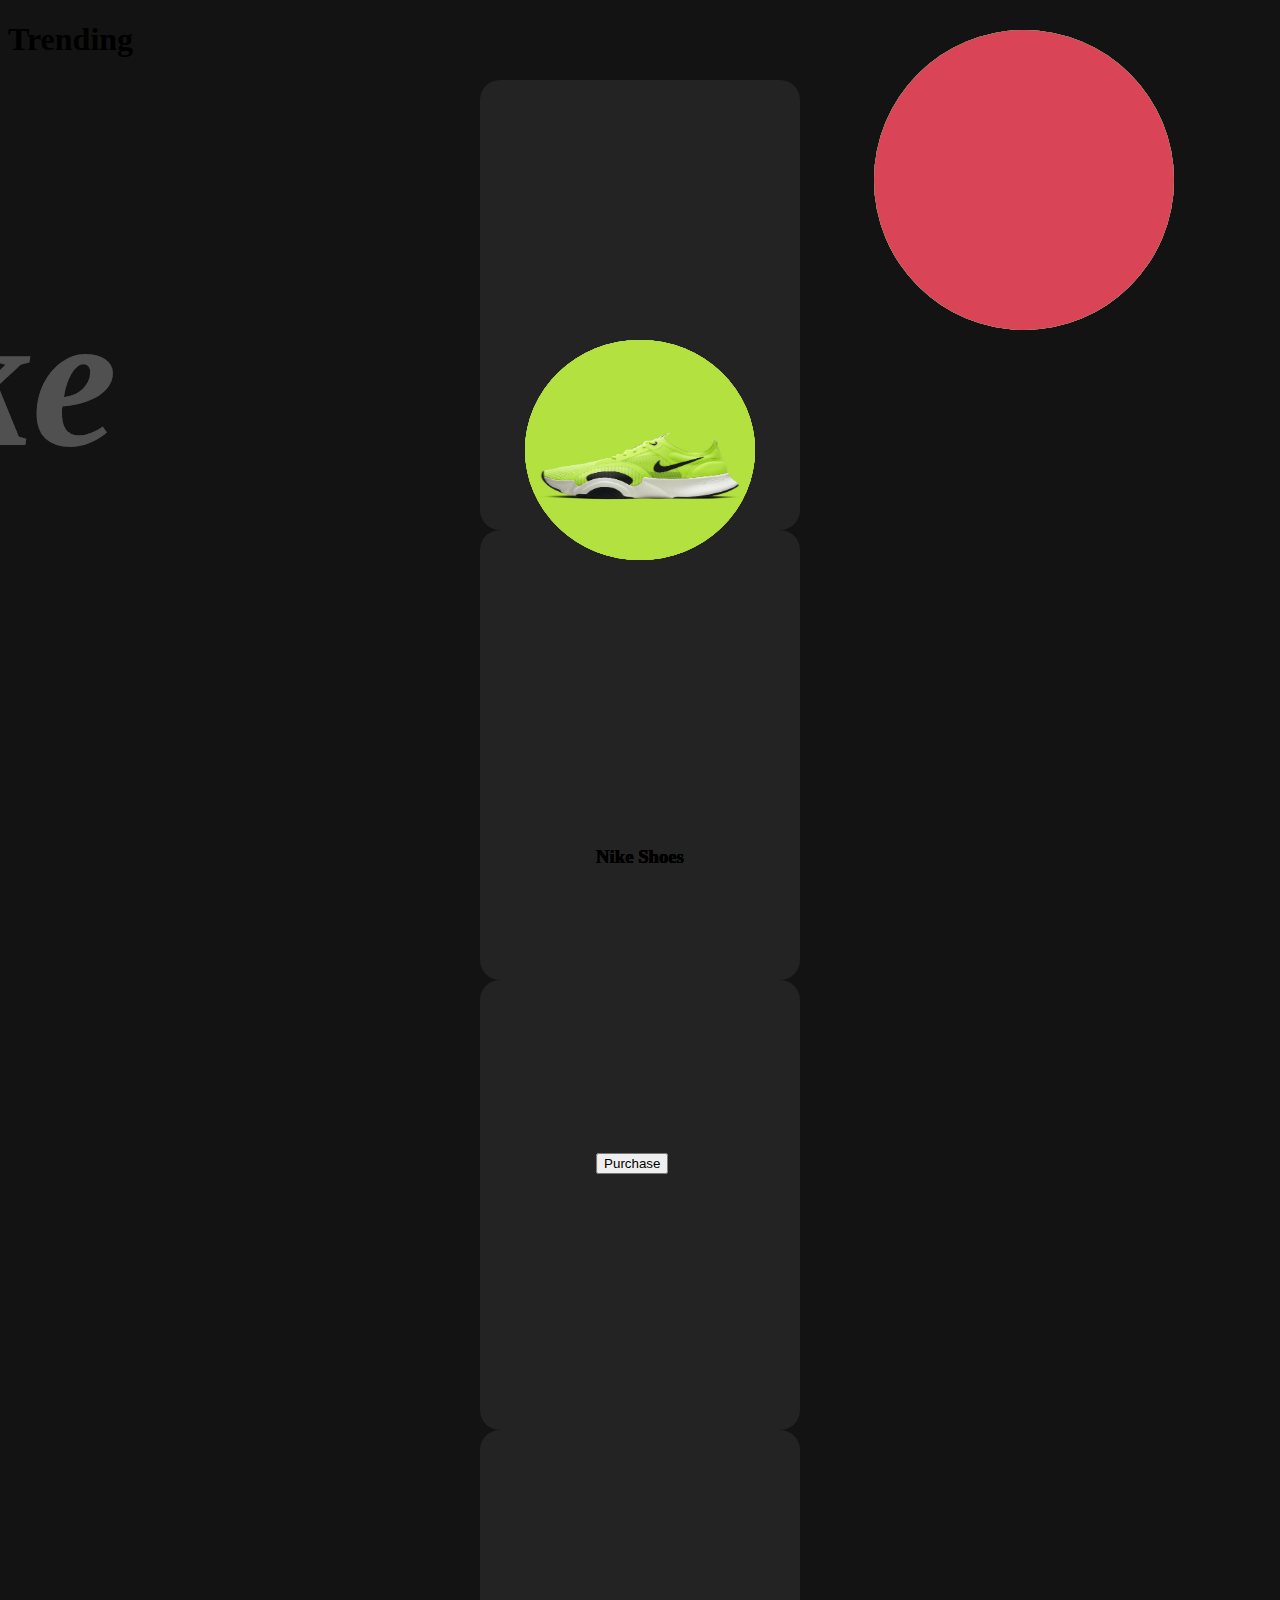
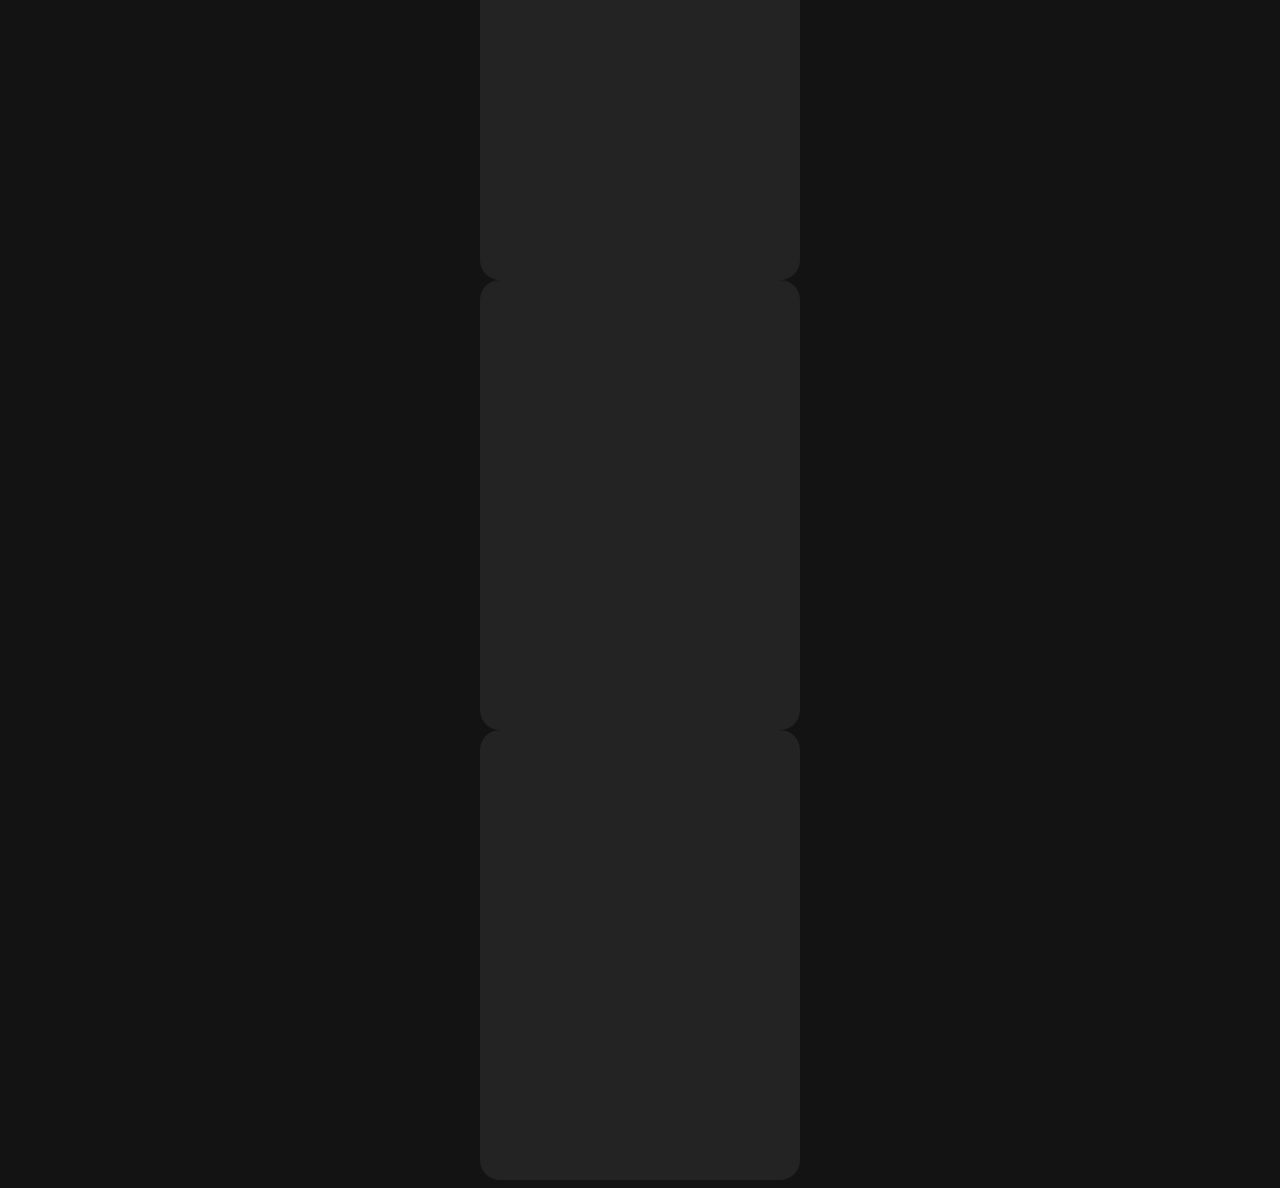
<file: animating-card-holder/index.html>
<!DOCTYPE html>
<html lang="en">
<head>
    <meta charset="UTF-8">
    <meta http-equiv="X-UA-Compatible" content="IE=edge">
    <meta name="viewport" content="width=device-width, initial-scale=1.0">
    <title>Document</title>

    <link href="https://cdn.jsdelivr.net/npm/bootstrap@5.1.1/dist/css/bootstrap.min.css" rel="stylesheet" integrity="sha384-F3w7mX95PdgyTmZZMECAngseQB83DfGTowi0iMjiWaeVhAn4FJkqJByhZMI3AhiU" crossorigin="anonymous">
    <script src="https://cdn.jsdelivr.net/npm/bootstrap@5.1.1/dist/js/bootstrap.bundle.min.js" integrity="sha384-/bQdsTh/da6pkI1MST/rWKFNjaCP5gBSY4sEBT38Q/9RBh9AH40zEOg7Hlq2THRZ" crossorigin="anonymous"></script>

    <script src="https://cdn.jsdelivr.net/npm/@popperjs/core@2.9.3/dist/umd/popper.min.js" integrity="sha384-W8fXfP3gkOKtndU4JGtKDvXbO53Wy8SZCQHczT5FMiiqmQfUpWbYdTil/SxwZgAN" crossorigin="anonymous"></script>
    <script src="https://cdn.jsdelivr.net/npm/bootstrap@5.1.1/dist/js/bootstrap.min.js" integrity="sha384-skAcpIdS7UcVUC05LJ9Dxay8AXcDYfBJqt1CJ85S/CFujBsIzCIv+l9liuYLaMQ/" crossorigin="anonymous"></script>

    <link rel="stylesheet" href="style.css">
</head>
<body>


    <div class="container container-fluid">
        <div class="row">
            <h1 class="display-1 mt-5 mb-5 text-center text-white">Trending</h1>
        


            <div class="col-sm-4 mb-5">

                <div class="card_holder c-green">
                    <div class="card shadow ">
                        <div class="img-box">
                        <img src="resources/shoes.jfif" alt="">
                        </div>
            
                        <div class="content-box text-center d-flex flex-column align-items-center justify-content-center">
                            <h3 class="text-white">Nike Shoes</h3>
                            <div class="size d-flex align-items-center justify-content-center">
                                <h3 class="text-white mt-2">Size </h3>
                                <div>7</div>
                                <div>8</div>
                                <div>9</div>
                                <div>10</div>
                            </div>
            
                            <div class="color d-flex align-items-center justify-content-center">
                                <h3 class="text-white mt-2">Color</h3>
                                <div class="blue"></div>
                                <div class="red"></div>
                                <div class="green"></div>
                            </div>
            
                            <button class="btn btn-outline-light">Purchase</button>
                        </div>
                    </div>
                </div>
                
            </div>

            <div class="col-sm-4 mb-5">

                <div class="card_holder c-blue">
                    <div class="card shadow">
                        <div class="img-box">
                        <img src="resources/shoes.jfif" alt="">
                        </div>
            
                        <div class="content-box text-center d-flex flex-column align-items-center justify-content-center">
                            <h3 class="text-white">Nike Shoes</h3>
                            <div class="size d-flex align-items-center justify-content-center">
                                <h3 class="text-white mt-2">Size </h3>
                                <div>7</div>
                                <div>8</div>
                                <div>9</div>
                                <div>10</div>
                            </div>
            
                            <div class="color d-flex align-items-center justify-content-center">
                                <h3 class="text-white mt-2">Color</h3>
                                <div class="blue"></div>
                                <div class="red"></div>
                                <div class="green"></div>
                            </div>
            
                            <button class="btn btn-outline-light">Purchase</button>
                        </div>
                    </div>
                </div>
                
            </div>

            <div class="col-sm-4 mb-5">

                <div class="card_holder c-red">
                    <div class="card shadow">
                        <div class="img-box">
                        <img src="resources/shoes.jfif" alt="">
                        </div>
            
                        <div class="content-box text-center d-flex flex-column align-items-center justify-content-center">
                            <h3 class="text-white">Nike Shoes</h3>
                            <div class="size d-flex align-items-center justify-content-center">
                                <h3 class="text-white mt-2">Size </h3>
                                <div>7</div>
                                <div>8</div>
                                <div>9</div>
                                <div>10</div>
                            </div>
            
                            <div class="color d-flex align-items-center justify-content-center">
                                <h3 class="text-white mt-2">Color</h3>
                                <div class="blue"></div>
                                <div class="red"></div>
                                <div class="green"></div>
                            </div>
            
                            <button class="btn btn-outline-light">Purchase</button>
                        </div>
                    </div>
                </div>
                
            </div>


            <div class="col-sm-4 mb-5">

                <div class="card_holder c-blue">
                    <div class="card shadow">
                        <div class="img-box">
                        <img src="resources/shoes.jfif" alt="">
                        </div>
            
                        <div class="content-box text-center d-flex flex-column align-items-center justify-content-center">
                            <h3 class="text-white">Nike Shoes</h3>
                            <div class="size d-flex align-items-center justify-content-center">
                                <h3 class="text-white mt-2">Size </h3>
                                <div>7</div>
                                <div>8</div>
                                <div>9</div>
                                <div>10</div>
                            </div>
            
                            <div class="color d-flex align-items-center justify-content-center">
                                <h3 class="text-white mt-2">Color</h3>
                                <div class="blue"></div>
                                <div class="red"></div>
                                <div class="green"></div>
                            </div>
            
                            <button class="btn btn-outline-light">Purchase</button>
                        </div>
                    </div>
                </div>
                
            </div>



            <div class="col-sm-4 mb-5">

                <div class="card_holder c-green">
                    <div class="card shadow">
                        <div class="img-box">
                        <img src="resources/shoes.jfif" alt="">
                        </div>
            
                        <div class="content-box text-center d-flex flex-column align-items-center justify-content-center">
                            <h3 class="text-white">Nike Shoes</h3>
                            <div class="size d-flex align-items-center justify-content-center">
                                <h3 class="text-white mt-2">Size </h3>
                                <div>7</div>
                                <div>8</div>
                                <div>9</div>
                                <div>10</div>
                            </div>
            
                            <div class="color d-flex align-items-center justify-content-center">
                                <h3 class="text-white mt-2">Color</h3>
                                <div class="blue"></div>
                                <div class="red"></div>
                                <div class="green"></div>
                            </div>
            
                            <button class="mt-2 btn btn-light">Purchase</button>
                        </div>
                    </div>
                </div>
                
            </div>




            <div class="col-sm-4 mb-5">

                <div class="card_holder c-red">
                    <div class="card shadow">
                        <div class="img-box">
                        <img src="resources/shoes.jfif" alt="">
                        </div>
            
                        <div class="content-box text-center d-flex flex-column align-items-center justify-content-center">
                            <h3 class="text-white">Nike Shoes</h3>
                            <div class="size d-flex align-items-center justify-content-center">
                                <h3 class="text-white mt-2">Size </h3>
                                <div>7</div>
                                <div>8</div>
                                <div>9</div>
                                <div>10</div>
                            </div>
            
                            <div class="color d-flex align-items-center justify-content-center">
                                <h3 class="text-white mt-2">Color</h3>
                                <div class="blue"></div>
                                <div class="red"></div>
                                <div class="green"></div>
                            </div>
            
                            <button class="btn btn-outline-light">Purchase</button>
                        </div>
                    </div>
                </div>
                
            </div>



        </div>

    </div>


    


    
</body>
</html>
</file>
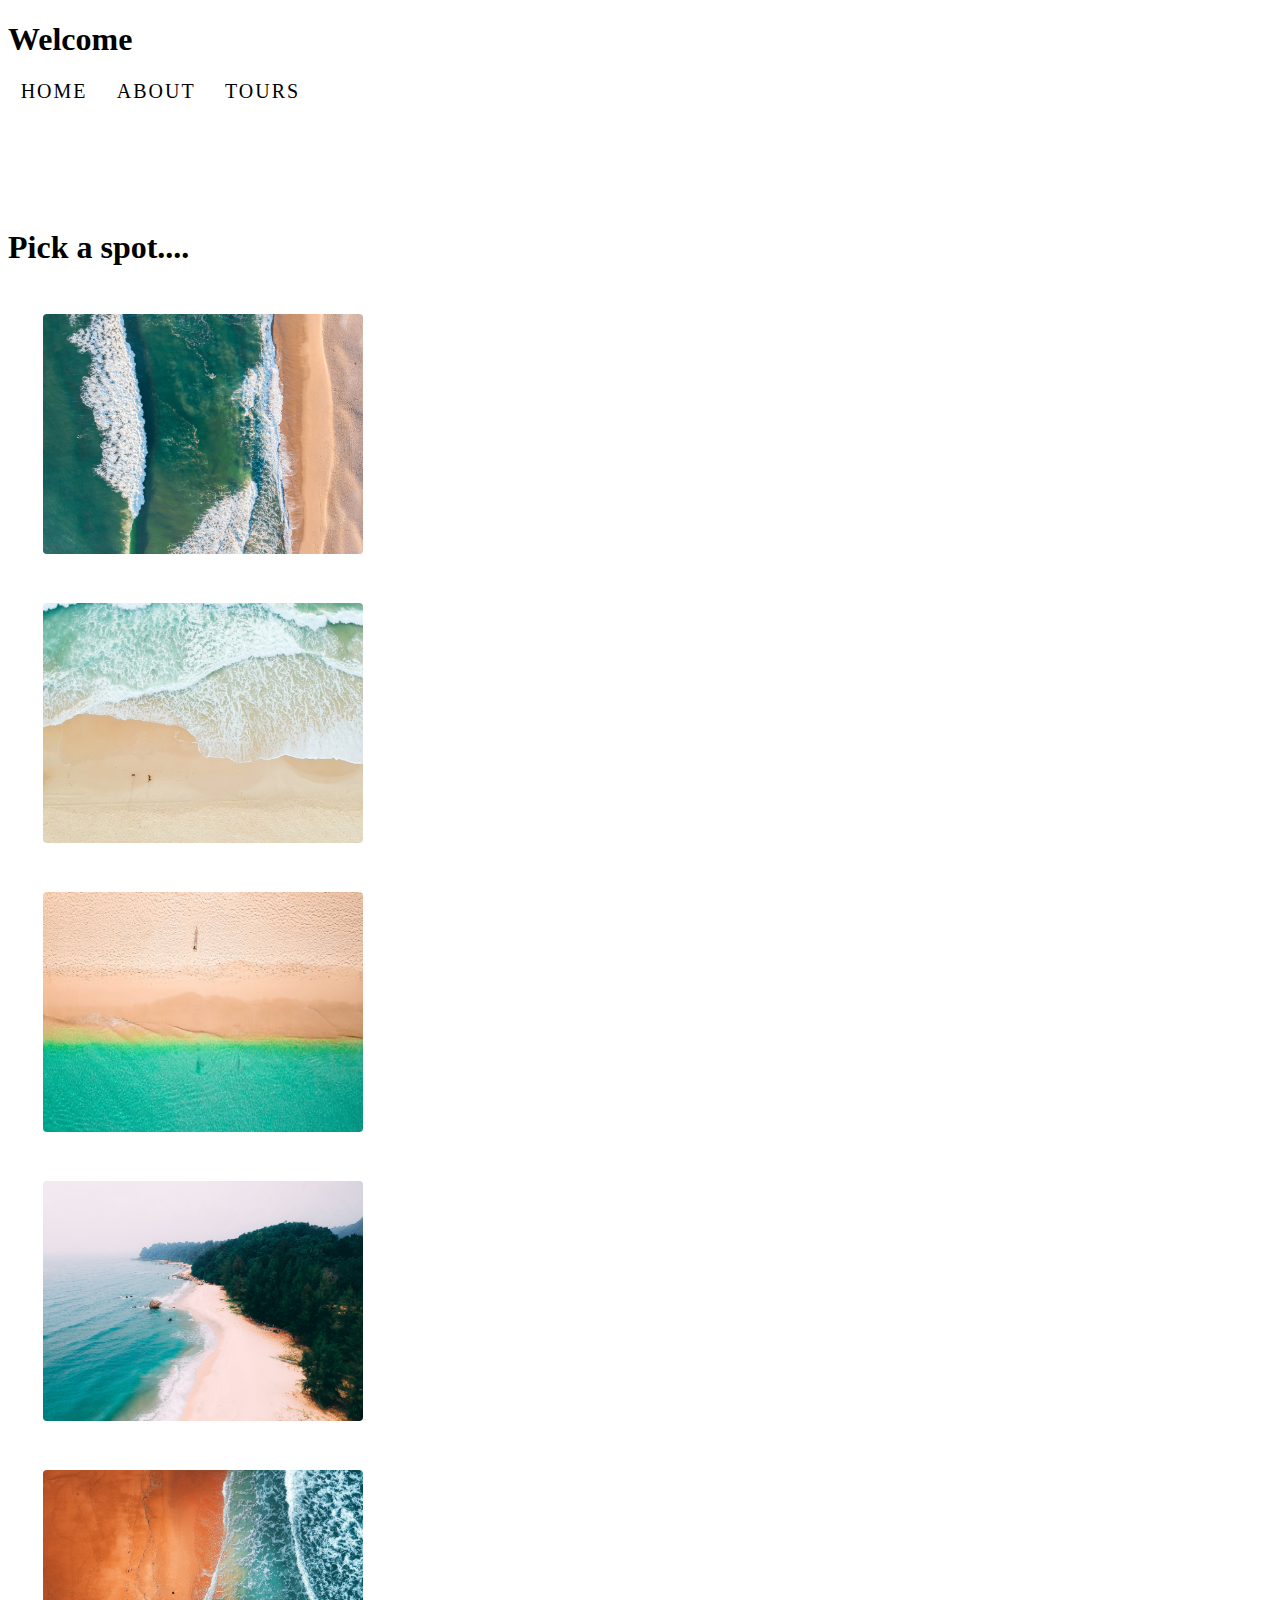
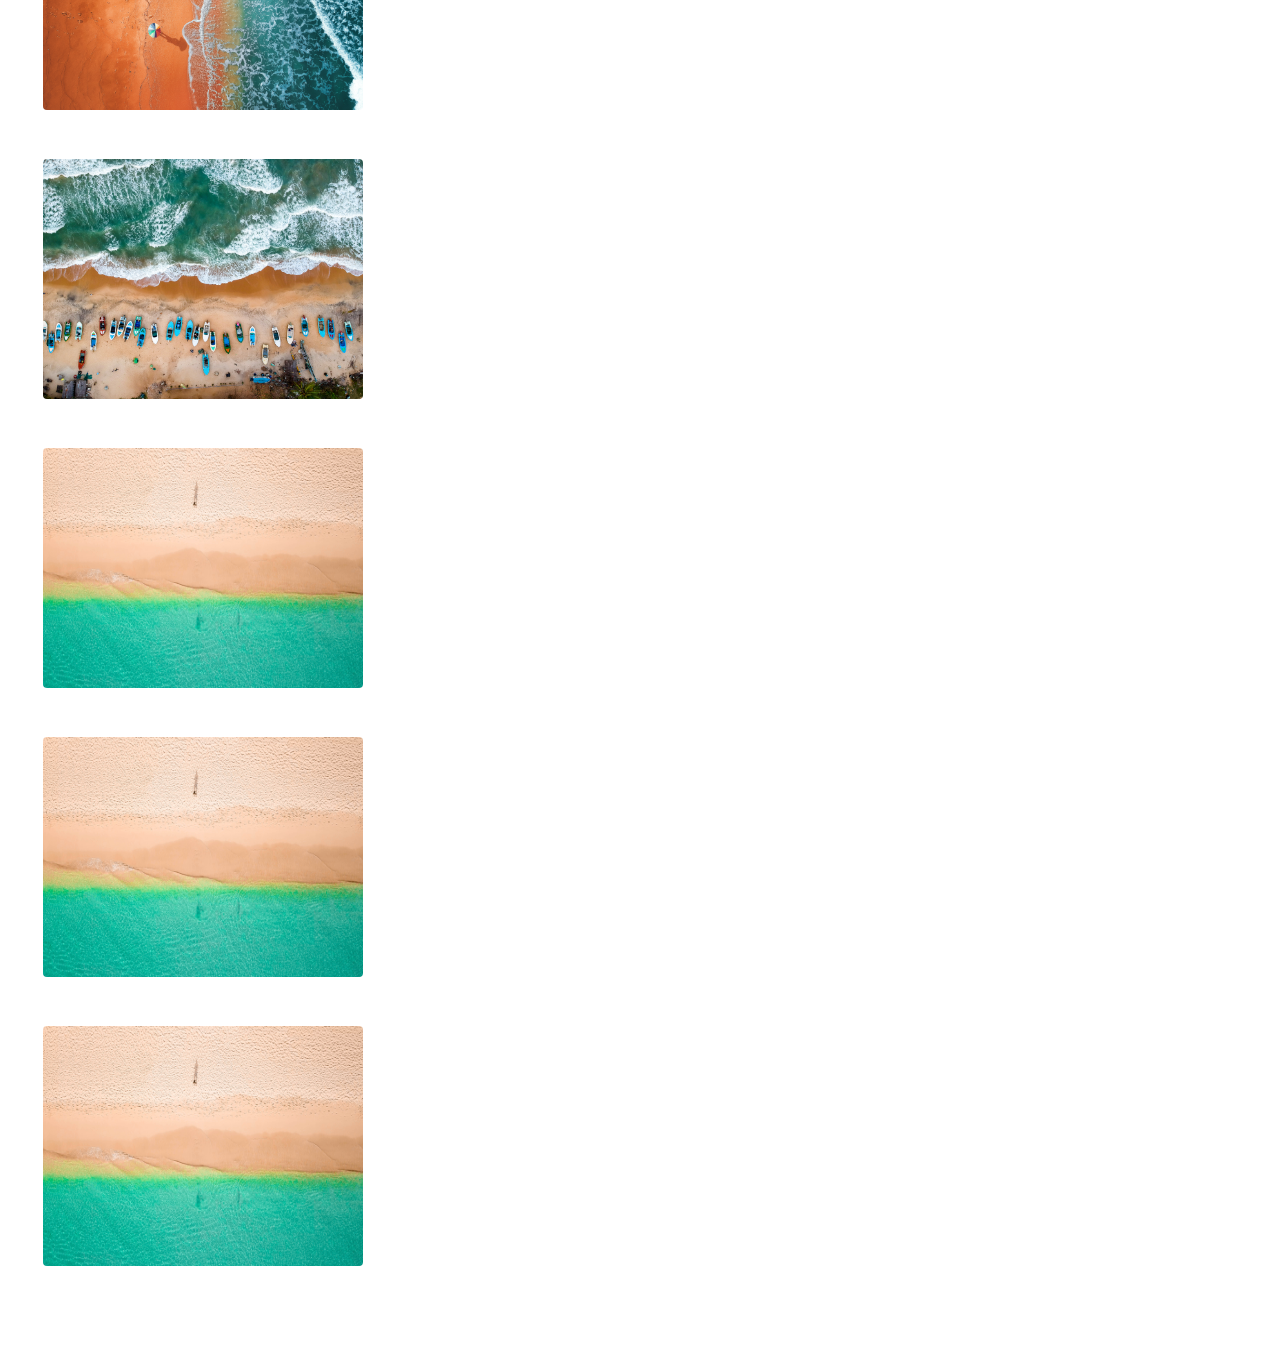
<file: expanding-card-hover/index.html>
<!DOCTYPE html>
<html lang="en">
<head>
    <meta charset="UTF-8">
    <meta http-equiv="X-UA-Compatible" content="IE=edge">
    <meta name="viewport" content="width=device-width, initial-scale=1.0">
    <title>Document</title>

    <link href="https://cdn.jsdelivr.net/npm/bootstrap@5.1.1/dist/css/bootstrap.min.css" rel="stylesheet" integrity="sha384-F3w7mX95PdgyTmZZMECAngseQB83DfGTowi0iMjiWaeVhAn4FJkqJByhZMI3AhiU" crossorigin="anonymous">
    <script src="https://cdn.jsdelivr.net/npm/bootstrap@5.1.1/dist/js/bootstrap.bundle.min.js" integrity="sha384-/bQdsTh/da6pkI1MST/rWKFNjaCP5gBSY4sEBT38Q/9RBh9AH40zEOg7Hlq2THRZ" crossorigin="anonymous"></script>

    <script src="https://ajax.googleapis.com/ajax/libs/jquery/3.5.1/jquery.min.js"></script>

    <script src="https://cdn.jsdelivr.net/npm/@popperjs/core@2.9.3/dist/umd/popper.min.js" integrity="sha384-W8fXfP3gkOKtndU4JGtKDvXbO53Wy8SZCQHczT5FMiiqmQfUpWbYdTil/SxwZgAN" crossorigin="anonymous"></script>
    <script src="https://cdn.jsdelivr.net/npm/bootstrap@5.1.1/dist/js/bootstrap.min.js" integrity="sha384-skAcpIdS7UcVUC05LJ9Dxay8AXcDYfBJqt1CJ85S/CFujBsIzCIv+l9liuYLaMQ/" crossorigin="anonymous"></script>

    <script src="https://ajax.googleapis.com/ajax/libs/jquery/3.5.1/jquery.min.js"></script>
    <link rel="stylesheet" href="style.css">


</head>
<body class="bg-light">


<div class="shadow fixed-top nav-bar" style="margin-bottom: 5%;">
    <nav class="container-fluid container navbar nav d-flex space-between">
        <div class="logo">
            <h1 class="display-4">Welcome</h1>
        </div>

        <div class="d-flex">
            <a href="" class="nav-link">Home</a>
            <a href="" class="nav-link">About</a>
            <a href="" class="nav-link">tours</a>
        </div>


    </nav>
</div>

<div class="container container-fluid">
    <div class="row">
        <h1 class="display-2 mt-5 mb-5" style="margin-top: 10% !important;">Pick a spot....</h1>
        <br>
        <br>
        <div class="col-sm-4 mb-5">
            <div class="card-holder d-flex align-items-center justify-content-center">
                <div class="card shadow">
                    <div class="img-box">
                        <img src="resources/pexels-beatriz-beltrame-3390729.jpg" class="mx-auto shadow" alt="">
                    </div>
                    <div class="content-box text-center">
                        <h1 class="display-5">Card One</h1>
                        <p>Lorem ipsum, dolor sit amet consectetur adipisicing elit. Vitae suscipit quaerat minima, quae rerum quo.</p>
                    </div>
                </div>
            </div>
        </div>

        <div class="col-sm-4 mb-5">
            <div class="card-holder d-flex align-items-center justify-content-center">
                <div class="card">
                    <div class="img-box">
                        <img src="resources/pexels-daniel-jurin-1835712.jpg" class="mx-auto shadow" alt="">
                    </div>
                    <div class="content-box text-center">
                        <h1 class="display-5">Card two</h1>
                        <p>Lorem ipsum, dolor sit amet consectetur adipisicing elit. Vitae suscipit quaerat minima, quae rerum quo.</p>
                    </div>
                </div>
            </div>
        </div>

        <div class="col-sm-4 mb-5">
            <div class="card-holder d-flex align-items-center justify-content-center">
                <div class="card shadow">
                    <div class="img-box">
                        <img src="resources/pexels-lorilee-e-1309756.jpg" class="mx-auto shadow" alt="">
                    </div>
                    <div class="content-box text-center">
                        <h1 class="display-5">Card three</h1>
                        <p>Lorem ipsum, dolor sit amet consectetur adipisicing elit. Vitae suscipit quaerat minima, quae rerum quo.</p>
                    </div>
                </div>
            </div>
        </div>

        <div class="col-sm-4 mb-5">
            <div class="card-holder d-flex align-items-center justify-content-center">
                <div class="card shadow">
                    <div class="img-box">
                        <img src="resources/pexels-pok-rie-3233371.jpg" class="mx-auto shadow" alt="">
                    </div>
                    <div class="content-box text-center">
                        <h1 class="display-5">Card four</h1>
                        <p>Lorem ipsum, dolor sit amet consectetur adipisicing elit. Vitae suscipit quaerat minima, quae rerum quo.</p>
                    </div>
                </div>
            </div>
        </div>


        <div class="col-sm-4 mb-5">
            <div class="card-holder d-flex align-items-center justify-content-center">
                <div class="card shadow">
                    <div class="img-box">
                        <img src="resources/pexels-pok-rie-3356169.jpg" class="mx-auto shadow" alt="">
                    </div>
                    <div class="content-box text-center">
                        <h1 class="display-5">Card five</h1>
                        <p>Lorem ipsum, dolor sit amet consectetur adipisicing elit. Vitae suscipit quaerat minima, quae rerum quo.</p>
                    </div>
                </div>
            </div>
        </div>


        <div class="col-sm-4 mb-5">
            <div class="card-holder d-flex align-items-center justify-content-center">
                <div class="card shadow">
                    <div class="img-box">
                        <img src="resources/pexels-tomÃ¡Å¡-malÃ­k-1998439.jpg" class="mx-auto shadow" alt="">
                    </div>
                    <div class="content-box text-center">
                        <h1 class="display-5">Card six</h1>
                        <p>Lorem ipsum, dolor sit amet consectetur adipisicing elit. Vitae suscipit quaerat minima, quae rerum quo.</p>
                    </div>
                </div>
            </div>
        </div>


        <div class="col-sm-4 mb-5">
            <div class="card-holder d-flex align-items-center justify-content-center">
                <div class="card shadow">
                    <div class="img-box">
                        <img src="resources/pexels-lorilee-e-1309756.jpg" class="mx-auto shadow" alt="">
                    </div>
                    <div class="content-box text-center">
                        <h1 class="display-5">Card three</h1>
                        <p>Lorem ipsum, dolor sit amet consectetur adipisicing elit. Vitae suscipit quaerat minima, quae rerum quo.</p>
                    </div>
                </div>
            </div>
        </div>


        <div class="col-sm-4 mb-5">
            <div class="card-holder d-flex align-items-center justify-content-center">
                <div class="card shadow">
                    <div class="img-box">
                        <img src="resources/pexels-lorilee-e-1309756.jpg" class="mx-auto shadow" alt="">
                    </div>
                    <div class="content-box text-center">
                        <h1 class="display-5">Card three</h1>
                        <p>Lorem ipsum, dolor sit amet consectetur adipisicing elit. Vitae suscipit quaerat minima, quae rerum quo.</p>
                    </div>
                </div>
            </div>
        </div>


        <div class="col-sm-4 mb-5">
            <div class="card-holder d-flex align-items-center justify-content-center">
                <div class="card shadow">
                    <div class="img-box">
                        <img src="resources/pexels-lorilee-e-1309756.jpg" class="mx-auto shadow" alt="">
                    </div>
                    <div class="content-box text-center">
                        <h1 class="display-5">Card three</h1>
                        <p>Lorem ipsum, dolor sit amet consectetur adipisicing elit. Vitae suscipit quaerat minima, quae rerum quo.</p>
                    </div>
                </div>
            </div>
        </div>
    </div>
</div>


<!-- <script>
    window.addEventListener('scroll', function(){
        $('.nav-bar').css({
            background: rgba(0, 0, 0, 0.05),
        })
    });
</script> -->


    
</body>
</html>
</file>
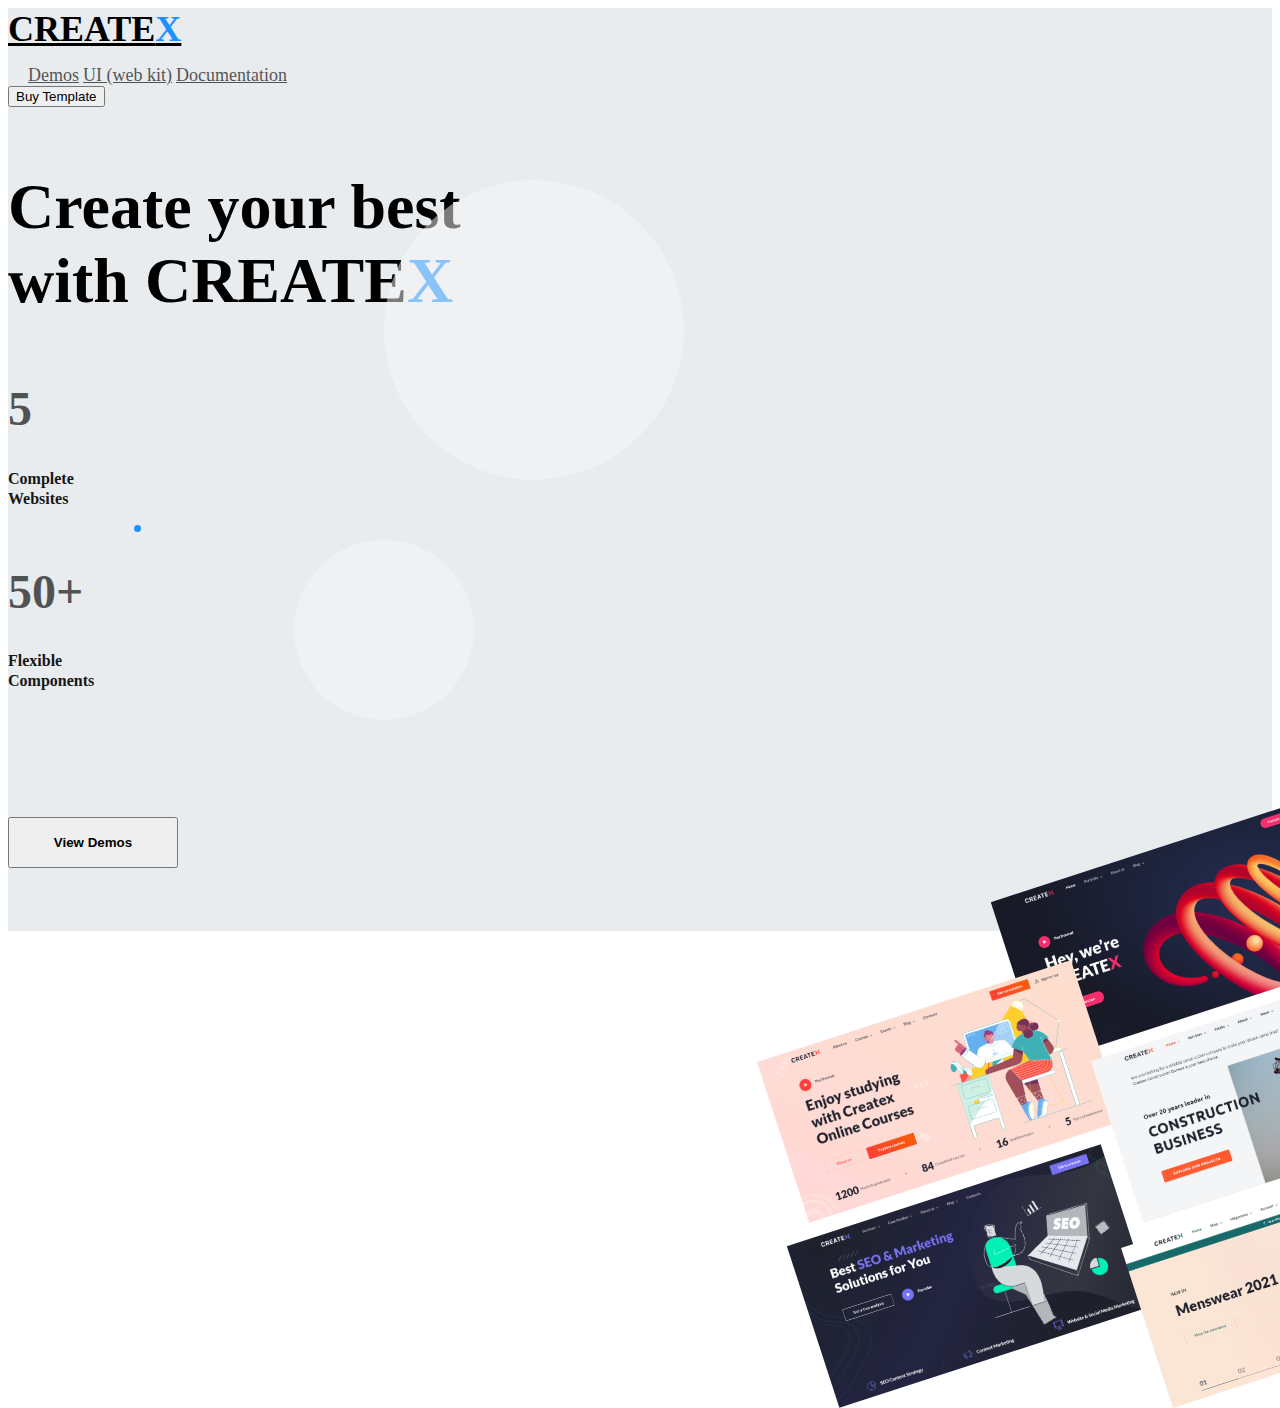
<file: landing page design/index.html>
<!DOCTYPE html>
<html lang="en">
<head>
    <meta charset="UTF-8">
    <meta http-equiv="X-UA-Compatible" content="IE=edge">
    <meta name="viewport" content="width=device-width, initial-scale=1.0">
    <title>Document</title>

    <link rel="stylesheet" href="style.css">

    <script src="https://ajax.googleapis.com/ajax/libs/jquery/3.5.1/jquery.min.js"></script>


    <link href="https://cdn.jsdelivr.net/npm/bootstrap@5.1.2/dist/css/bootstrap.min.css" rel="stylesheet" integrity="sha384-uWxY/CJNBR+1zjPWmfnSnVxwRheevXITnMqoEIeG1LJrdI0GlVs/9cVSyPYXdcSF" crossorigin="anonymous">
    <script src="https://cdn.jsdelivr.net/npm/bootstrap@5.1.2/dist/js/bootstrap.bundle.min.js" integrity="sha384-kQtW33rZJAHjgefvhyyzcGF3C5TFyBQBA13V1RKPf4uH+bwyzQxZ6CmMZHmNBEfJ" crossorigin="anonymous"></script>

    <script src="https://cdn.jsdelivr.net/npm/@popperjs/core@2.10.2/dist/umd/popper.min.js" integrity="sha384-7+zCNj/IqJ95wo16oMtfsKbZ9ccEh31eOz1HGyDuCQ6wgnyJNSYdrPa03rtR1zdB" crossorigin="anonymous"></script>
    <script src="https://cdn.jsdelivr.net/npm/bootstrap@5.1.2/dist/js/bootstrap.min.js" integrity="sha384-PsUw7Xwds7x08Ew3exXhqzbhuEYmA2xnwc8BuD6SEr+UmEHlX8/MCltYEodzWA4u" crossorigin="anonymous"></script>

</head>
<body>

    <div class="page-section home-section">

        <div class="mb-5">
            <nav class="navbar nav container container-fluid d-flex flex-row space-between">
                <div class="d-flex flex-row space-between">
                    <div class="logo">
                        <a href="#" class="nav-link logo">CREATE<span class="x-logo">X</span></a>
                    </div>
                    

                    <div class="d-flex space-around" style="margin-left: 20px; margin-top: 15px;">
                        <a href="#" class="nav-link">Demos</a>
                        <a href="#" class="nav-link">UI (web kit)</a>
                        <a href="#" class="nav-link">Documentation</a>
                    </div>
                </div>

                <div>
                    <button class="btn btn-primary">Buy Template</button>
                </div>
            </nav>
        </div>


        <div class="container container-fluid">
            <div class="row">
                <div class="col-sm-6">
                    <h1 class="home-logo header-item">Create your best<br> with CREATE<span class="x-logo">X</span></h1>
                    <div class="d-flex flex-row header-item">
                        <div class="d-flex flex-row mx-2">
                            <h1 class="header-specs-num">5</h1>
                            <div class="header-specs">
                                <p>Complete Websites</p>
                            </div>
                        </div>

                        <div class="d-flex align-items-center justify-content-center" style="margin: auto 10%;">
                            <div class="dot my-auto">
                            </div>
                        </div>


                        <div class="d-flex flex-row mx-2">
                            <h1 class="header-specs-num">50+</h1>
                            <div class="header-specs">
                                <p>Flexible Components</p>
                            </div>
                        </div>
                    </div>
                    <button class="btn btn-outline-primary header-btn header-item">View Demos</button>
                </div>

                <div class="col-sm-6">
                    <div class="img-holder">

                        <div class="d-flex flex-row rotated-img-holder">
                            <img src="resources/Capture.PNG" class="shadow" alt="">
                        </div>

                        <div class="d-flex flex-row rotated-img-holder">
                            <img src="resources/Capture2.PNG" class="shadow" alt="">
                            <img src="resources/Capture4.PNG" class="shadow" alt="">
                        </div>

                        <div  class="d-flex flex-row rotated-img-holder">
                            <img src="resources/Capture3.PNG" class="shadow" alt="">
                            <img src="resources/Capture5.PNG" alt="">
                        </div>
                             
                    </div>
                </div>
            </div>
        </div>


    </div>



    <script>

        //const rotated_img_holder = document.querySelectorAll('.rotated-img-holder');

        // window.addEventListener('scroll', function(){
        //     var value = window.pageYOffset;
        //     rotated_img_holder.forEach((item ,i) => {
        //         if(i % 2 == 0){
        //             let offset = item.style.right;
        //             item.style.left = `${(-offset + value*0.25)}px`
                    
        //         }
        //     });
        // });



    </script>

    
</body>
</html>
</file>
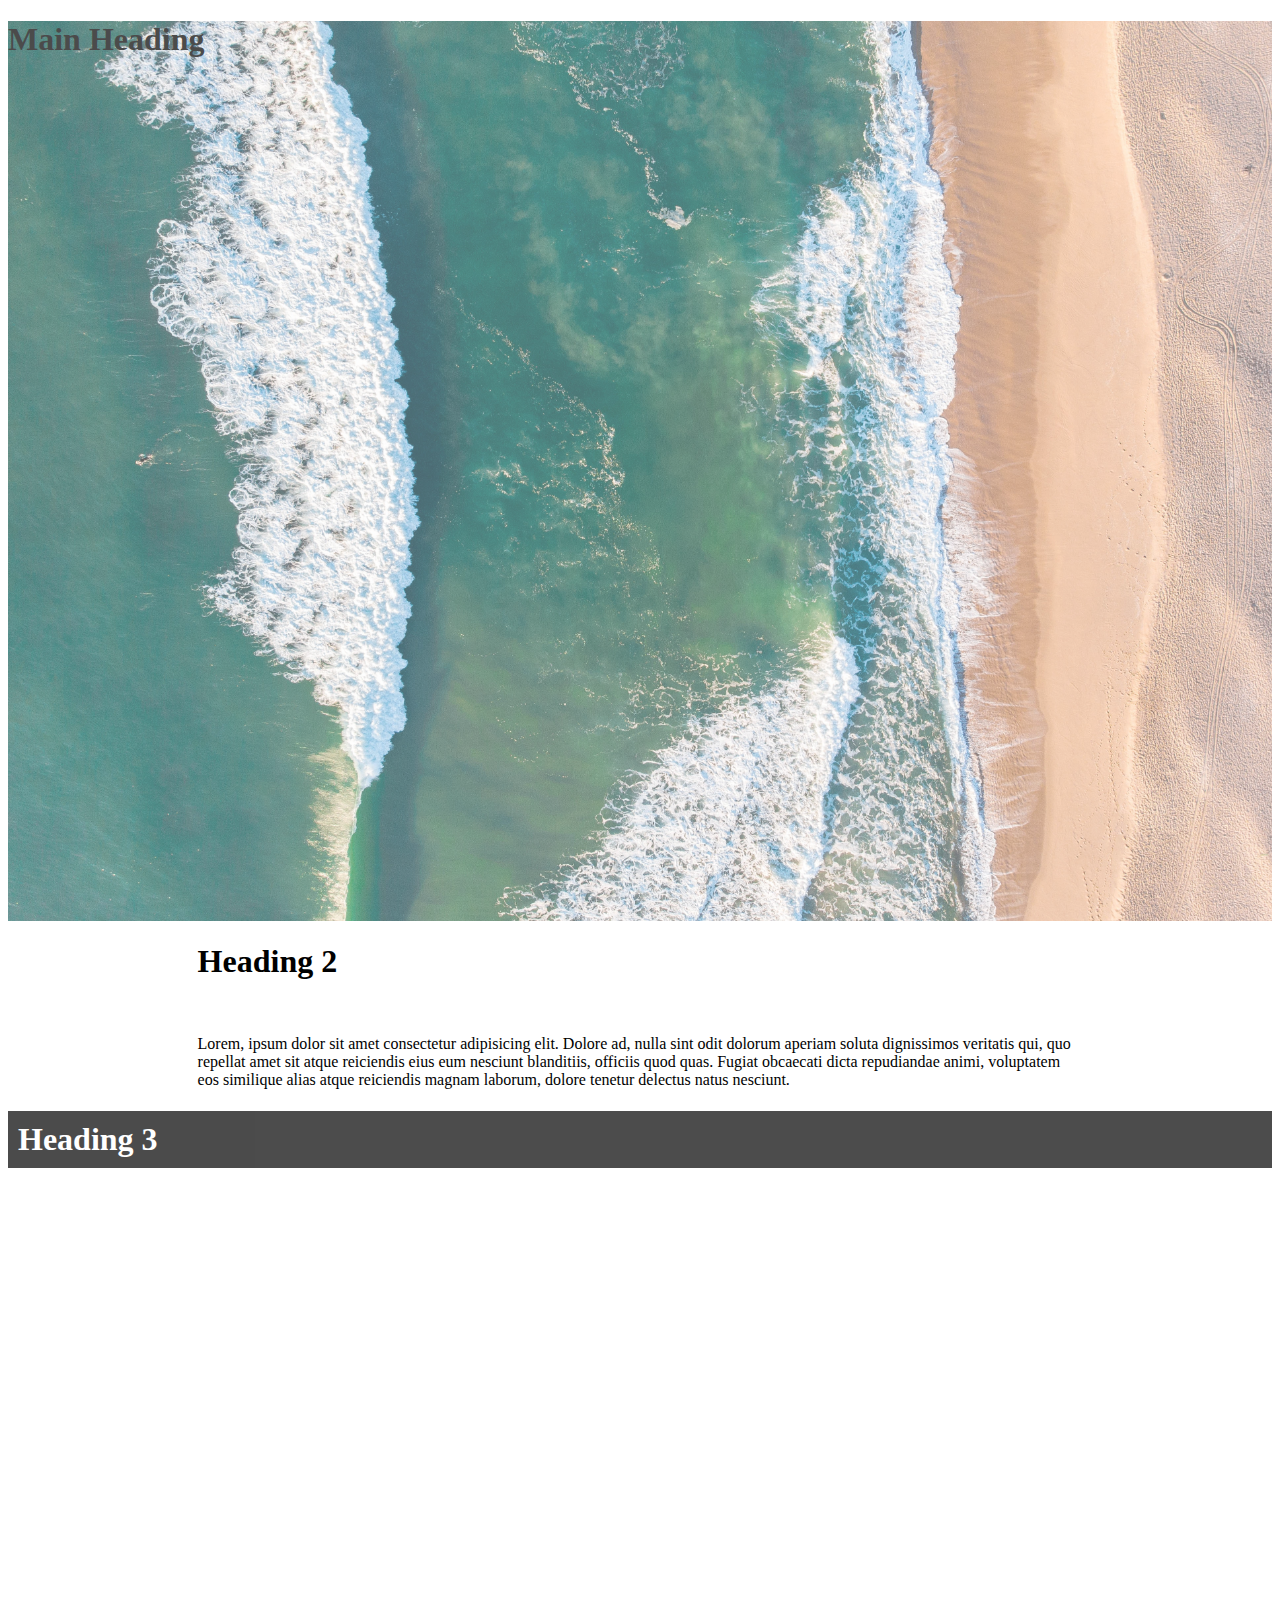
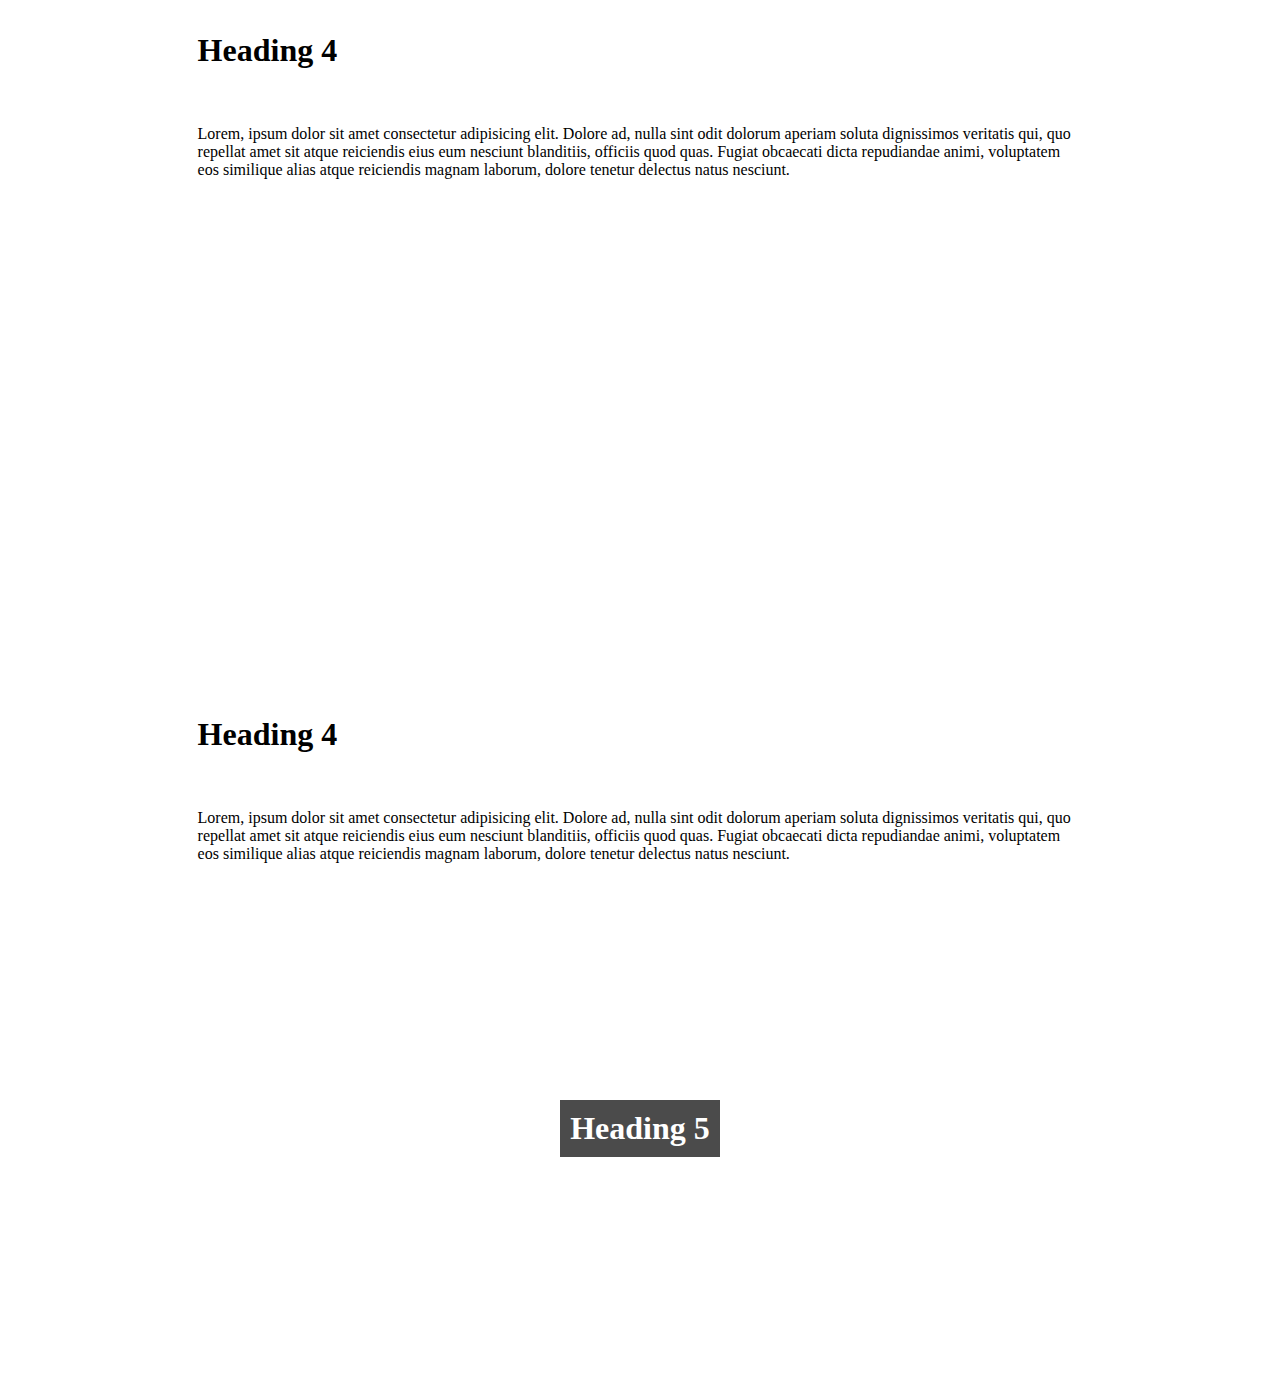
<file: parallax-scroll-2/index.html>
<!DOCTYPE html>
<html lang="en">
<head>
    <meta charset="UTF-8">
    <meta http-equiv="X-UA-Compatible" content="IE=edge">
    <meta name="viewport" content="width=device-width, initial-scale=1.0">
    <title>Document</title>
    <link rel="stylesheet" href="style.css">

    <link href="https://cdn.jsdelivr.net/npm/bootstrap@5.1.1/dist/css/bootstrap.min.css" rel="stylesheet" integrity="sha384-F3w7mX95PdgyTmZZMECAngseQB83DfGTowi0iMjiWaeVhAn4FJkqJByhZMI3AhiU" crossorigin="anonymous">
    <script src="https://cdn.jsdelivr.net/npm/bootstrap@5.1.1/dist/js/bootstrap.bundle.min.js" integrity="sha384-/bQdsTh/da6pkI1MST/rWKFNjaCP5gBSY4sEBT38Q/9RBh9AH40zEOg7Hlq2THRZ" crossorigin="anonymous"></script>

    <script src="https://cdn.jsdelivr.net/npm/@popperjs/core@2.9.3/dist/umd/popper.min.js" integrity="sha384-W8fXfP3gkOKtndU4JGtKDvXbO53Wy8SZCQHczT5FMiiqmQfUpWbYdTil/SxwZgAN" crossorigin="anonymous"></script>
    <script src="https://cdn.jsdelivr.net/npm/bootstrap@5.1.1/dist/js/bootstrap.min.js" integrity="sha384-skAcpIdS7UcVUC05LJ9Dxay8AXcDYfBJqt1CJ85S/CFujBsIzCIv+l9liuYLaMQ/" crossorigin="anonymous"></script>
</head>
<body>


    <div class="p-img1 d-flex align-items-center justify-content-center">
        <div class="container container-fluid text-center">
            <h1 class="display-1" style="font-weight: 600;">Main Heading</h1>
        </div>
    </div>


    <div class="container container-fluid text-center box-content">
        <h1 class="display-4 mt-5">Heading 2</h1>
        <br>
        <p class="mb-5">Lorem, ipsum dolor sit amet consectetur adipisicing elit. Dolore ad, nulla sint odit dolorum aperiam soluta dignissimos veritatis qui, quo repellat amet sit atque reiciendis eius eum nesciunt blanditiis, officiis quod quas. Fugiat obcaecati dicta repudiandae animi, voluptatem eos similique alias atque reiciendis magnam laborum, dolore tenetur delectus natus nesciunt.</p>

    </div>


    <div class="p-img2 d-flex align-items-center justify-content-center">
        <h1 class="display-4 border-style">Heading 3</h1>
    </div>


    <div class="container container-fluid text-center box-content">
        <h1 class="display-4 mt-5">Heading 4</h1>
        <br>
        <p class="mb-5">Lorem, ipsum dolor sit amet consectetur adipisicing elit. Dolore ad, nulla sint odit dolorum aperiam soluta dignissimos veritatis qui, quo repellat amet sit atque reiciendis eius eum nesciunt blanditiis, officiis quod quas. Fugiat obcaecati dicta repudiandae animi, voluptatem eos similique alias atque reiciendis magnam laborum, dolore tenetur delectus natus nesciunt.</p>
    </div>

    <div class="p-img3"></div>

    <div class="container container-fluid text-center box-content">
        <h1 class="display-4 mt-5">Heading 4</h1>
        <br>
        <p class="mb-5">Lorem, ipsum dolor sit amet consectetur adipisicing elit. Dolore ad, nulla sint odit dolorum aperiam soluta dignissimos veritatis qui, quo repellat amet sit atque reiciendis eius eum nesciunt blanditiis, officiis quod quas. Fugiat obcaecati dicta repudiandae animi, voluptatem eos similique alias atque reiciendis magnam laborum, dolore tenetur delectus natus nesciunt.</p>
    </div>

    <!-- <div class="p-img4">
        <svg xmlns="http://www.w3.org/2000/svg" viewBox="0 0 1440 320">
            <path fill="#0099ff" fill-opacity="1" d="M0,224L40,218.7C80,213,160,203,240,197.3C320,192,400,192,480,192C560,192,640,192,720,208C800,224,880,256,960,250.7C1040,245,1120,203,1200,181.3C1280,160,1360,160,1400,160L1440,160L1440,320L1400,320C1360,320,1280,320,1200,320C1120,320,1040,320,960,320C880,320,800,320,720,320C640,320,560,320,480,320C400,320,320,320,240,320C160,320,80,320,40,320L0,320Z">
            </path>
        </svg>
    </div> -->

    <div class="p-img5">
        <div class="content">
            <h1 class="display-4 mt-5 border-style">Heading 5</h1>
        </div>
        <!-- <div class="img-box">
            <img src="resources/wave.png" alt="">
        </div> -->

        <div class="wave wave1"></div>
        <div class="wave wave2"></div>
        <div class="wave wave3"></div>
        <div class="wave wave4"></div>
    </div>
    

    
</body>
</html>
</file>
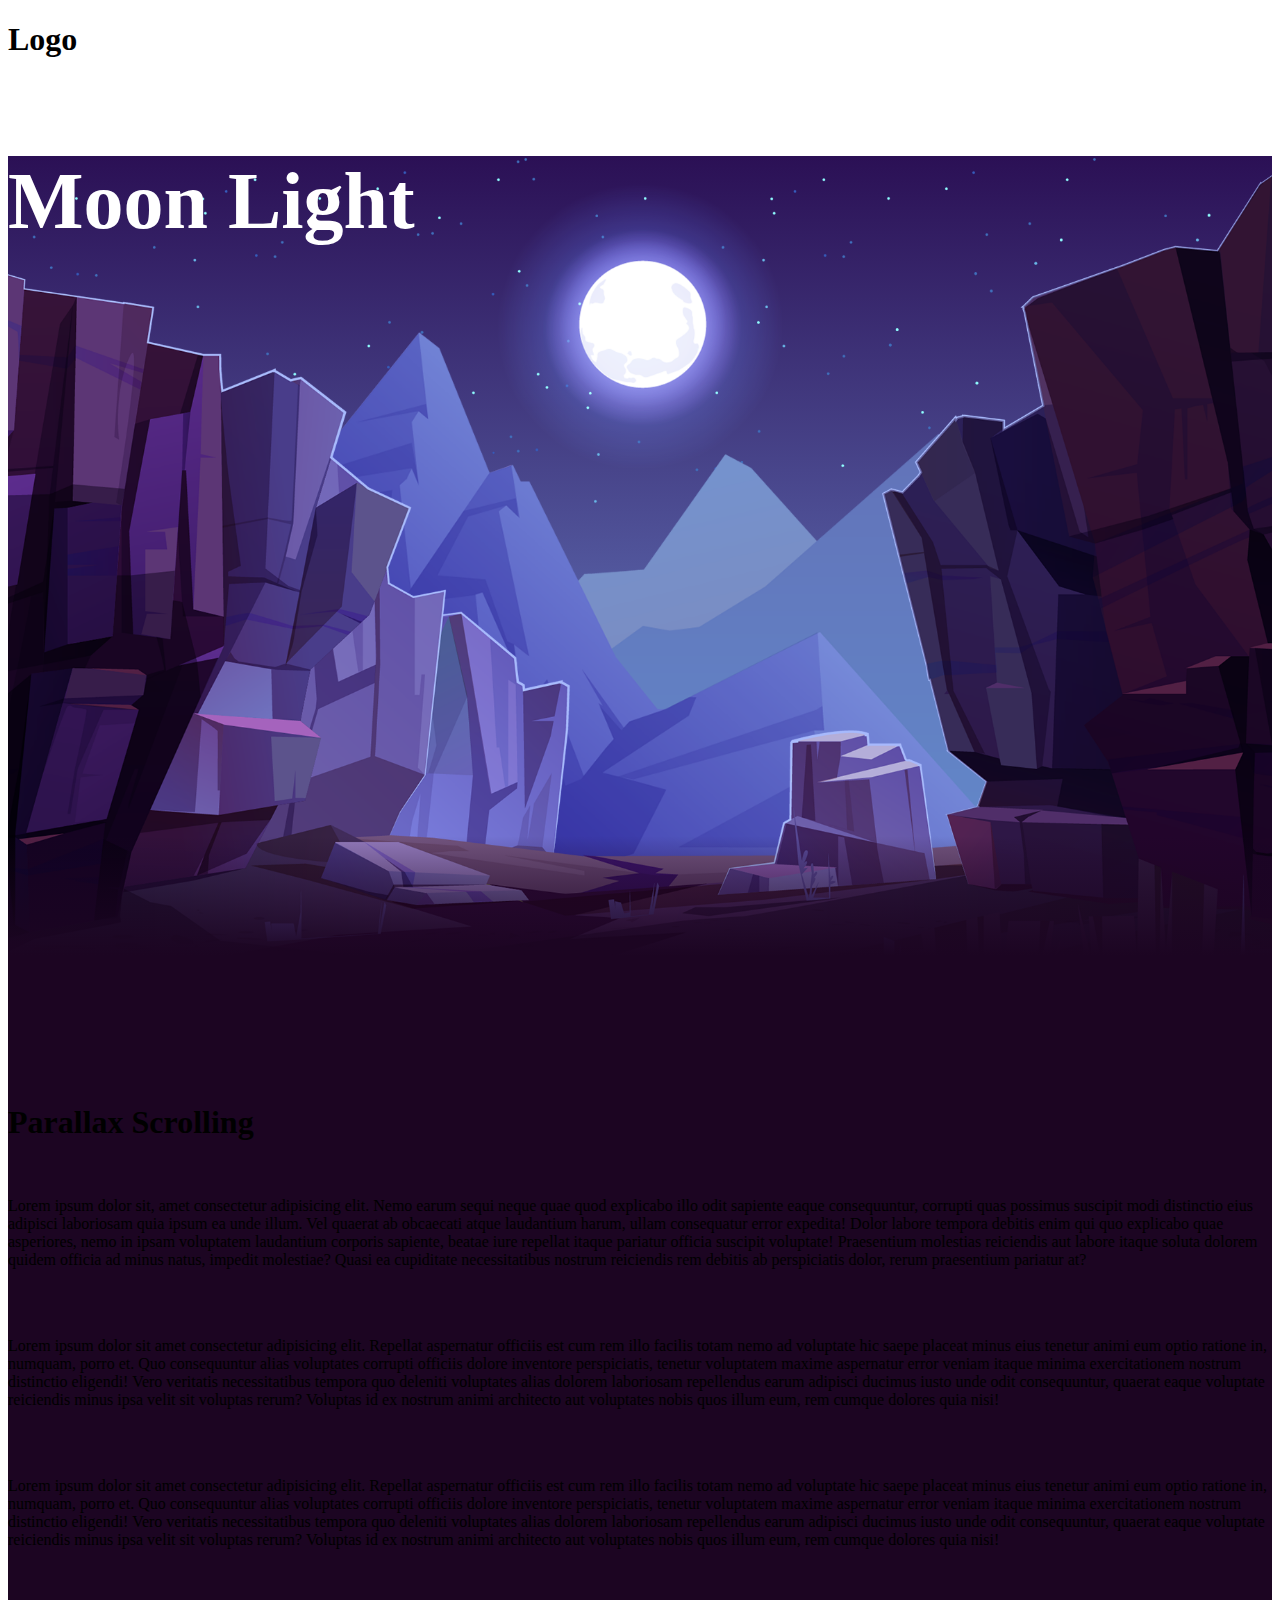
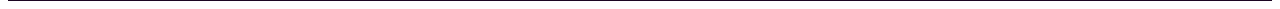
<file: parallax-sscroll/index.html>
<!DOCTYPE html>
<html lang="en">
<head>
    <meta charset="UTF-8">
    <meta name="viewport" content="width=device-width, initial-scale=1.0">
    <meta http-equiv="X-UA-Compatible" content="ie=edge">
    <title>Document</title>

    <link href="https://cdn.jsdelivr.net/npm/bootstrap@5.1.1/dist/css/bootstrap.min.css" rel="stylesheet" integrity="sha384-F3w7mX95PdgyTmZZMECAngseQB83DfGTowi0iMjiWaeVhAn4FJkqJByhZMI3AhiU" crossorigin="anonymous">
    <script src="https://cdn.jsdelivr.net/npm/bootstrap@5.1.1/dist/js/bootstrap.bundle.min.js" integrity="sha384-/bQdsTh/da6pkI1MST/rWKFNjaCP5gBSY4sEBT38Q/9RBh9AH40zEOg7Hlq2THRZ" crossorigin="anonymous"></script>
    <script src="https://cdn.jsdelivr.net/npm/@popperjs/core@2.9.3/dist/umd/popper.min.js" integrity="sha384-W8fXfP3gkOKtndU4JGtKDvXbO53Wy8SZCQHczT5FMiiqmQfUpWbYdTil/SxwZgAN" crossorigin="anonymous"></script>
    <script src="https://cdn.jsdelivr.net/npm/bootstrap@5.1.1/dist/js/bootstrap.min.js" integrity="sha384-skAcpIdS7UcVUC05LJ9Dxay8AXcDYfBJqt1CJ85S/CFujBsIzCIv+l9liuYLaMQ/" crossorigin="anonymous"></script>
    <link rel="stylesheet" href="style.css">


    <script src="https://ajax.googleapis.com/ajax/libs/jquery/3.5.1/jquery.min.js"></script>
</head>
<body>

    <div>
        <div class="fixed-top  shadow">
            <nav class="navbar nav container container-fluid space-between">
                <div class="logo text-white">
                    <h1 class="display-4">Logo</h1>
                </div>
    
                <div class="d-flex space-arround px-2">
                    <a href="" class="nav-item active">About</a>
                    <a href="" class="nav-item">Contact</a>
                </div>
            </nav>
        </div>

        <div class="picture_holder d-flex justify-content-center align-items-center">
            <div class="overlay"></div>
            <!-- <img class="moon" src="resources/moon.png" alt="">
            <img class="stars" src="resources/stars.png" alt=""> -->
            <h1 id="main-text-display" class="">Moon Light</h1>
            <!-- <img class="mountain-behind" src="resources/mountains_behind.png" alt="">
            <img class="mountain-front" src="resources/mountains_front.png" alt=""> -->


            <div class="moon img-bg"></div>
            <div class="stars img-bg"></div>
            <div class="mountain-behind img-bg"></div>
            <div class="mountain-front img-bg"></div>
        </div>
    </div>

    


   <div style="background: #1c0522; padding-top: 10%;">
        <div class="content container container-fluid text-white">
            <h1 class="display-4">Parallax Scrolling</h1>
            <br>
            <p>Lorem ipsum dolor sit, amet consectetur adipisicing elit. Nemo earum sequi neque quae quod explicabo illo odit sapiente eaque consequuntur, corrupti quas possimus suscipit modi distinctio eius adipisci laboriosam quia ipsum ea unde illum. Vel quaerat ab obcaecati atque laudantium harum, ullam consequatur error expedita! Dolor labore tempora debitis enim qui quo explicabo quae asperiores, nemo in ipsam voluptatem laudantium corporis sapiente, beatae iure repellat itaque pariatur officia suscipit voluptate! Praesentium molestias reiciendis aut labore itaque soluta dolorem quidem officia ad minus natus, impedit molestiae? Quasi ea cupiditate necessitatibus nostrum reiciendis rem debitis ab perspiciatis dolor, rerum praesentium pariatur at?</p>
            <br>
            <br>
            <p>Lorem ipsum dolor sit amet consectetur adipisicing elit. Repellat aspernatur officiis est cum rem illo facilis totam nemo ad voluptate hic saepe placeat minus eius tenetur animi eum optio ratione in, numquam, porro et. Quo consequuntur alias voluptates corrupti officiis dolore inventore perspiciatis, tenetur voluptatem maxime aspernatur error veniam itaque minima exercitationem nostrum distinctio eligendi! Vero veritatis necessitatibus tempora quo deleniti voluptates alias dolorem laboriosam repellendus earum adipisci ducimus iusto unde odit consequuntur, quaerat eaque voluptate reiciendis minus ipsa velit sit voluptas rerum? Voluptas id ex nostrum animi architecto aut voluptates nobis quos illum eum, rem cumque dolores quia nisi!</p>
            <br>
            <br>
            <p>Lorem ipsum dolor sit amet consectetur adipisicing elit. Repellat aspernatur officiis est cum rem illo facilis totam nemo ad voluptate hic saepe placeat minus eius tenetur animi eum optio ratione in, numquam, porro et. Quo consequuntur alias voluptates corrupti officiis dolore inventore perspiciatis, tenetur voluptatem maxime aspernatur error veniam itaque minima exercitationem nostrum distinctio eligendi! Vero veritatis necessitatibus tempora quo deleniti voluptates alias dolorem laboriosam repellendus earum adipisci ducimus iusto unde odit consequuntur, quaerat eaque voluptate reiciendis minus ipsa velit sit voluptas rerum? Voluptas id ex nostrum animi architecto aut voluptates nobis quos illum eum, rem cumque dolores quia nisi!</p>

            <br>
            <br>
        
        </div>
   </div>

<script>

    window.addEventListener('scroll', ()=>{
        let value = window.scrollY;
        $('.stars').css({
            left: `${value * 2}px `,
        });

        $('.moon').css({
            top: `${value * 0.9}px `,
        })

        $('#main-text-display').css({
            marginRight: `-${value * 4}px`,
        });
    })
</script>

</body>
</html>
</file>
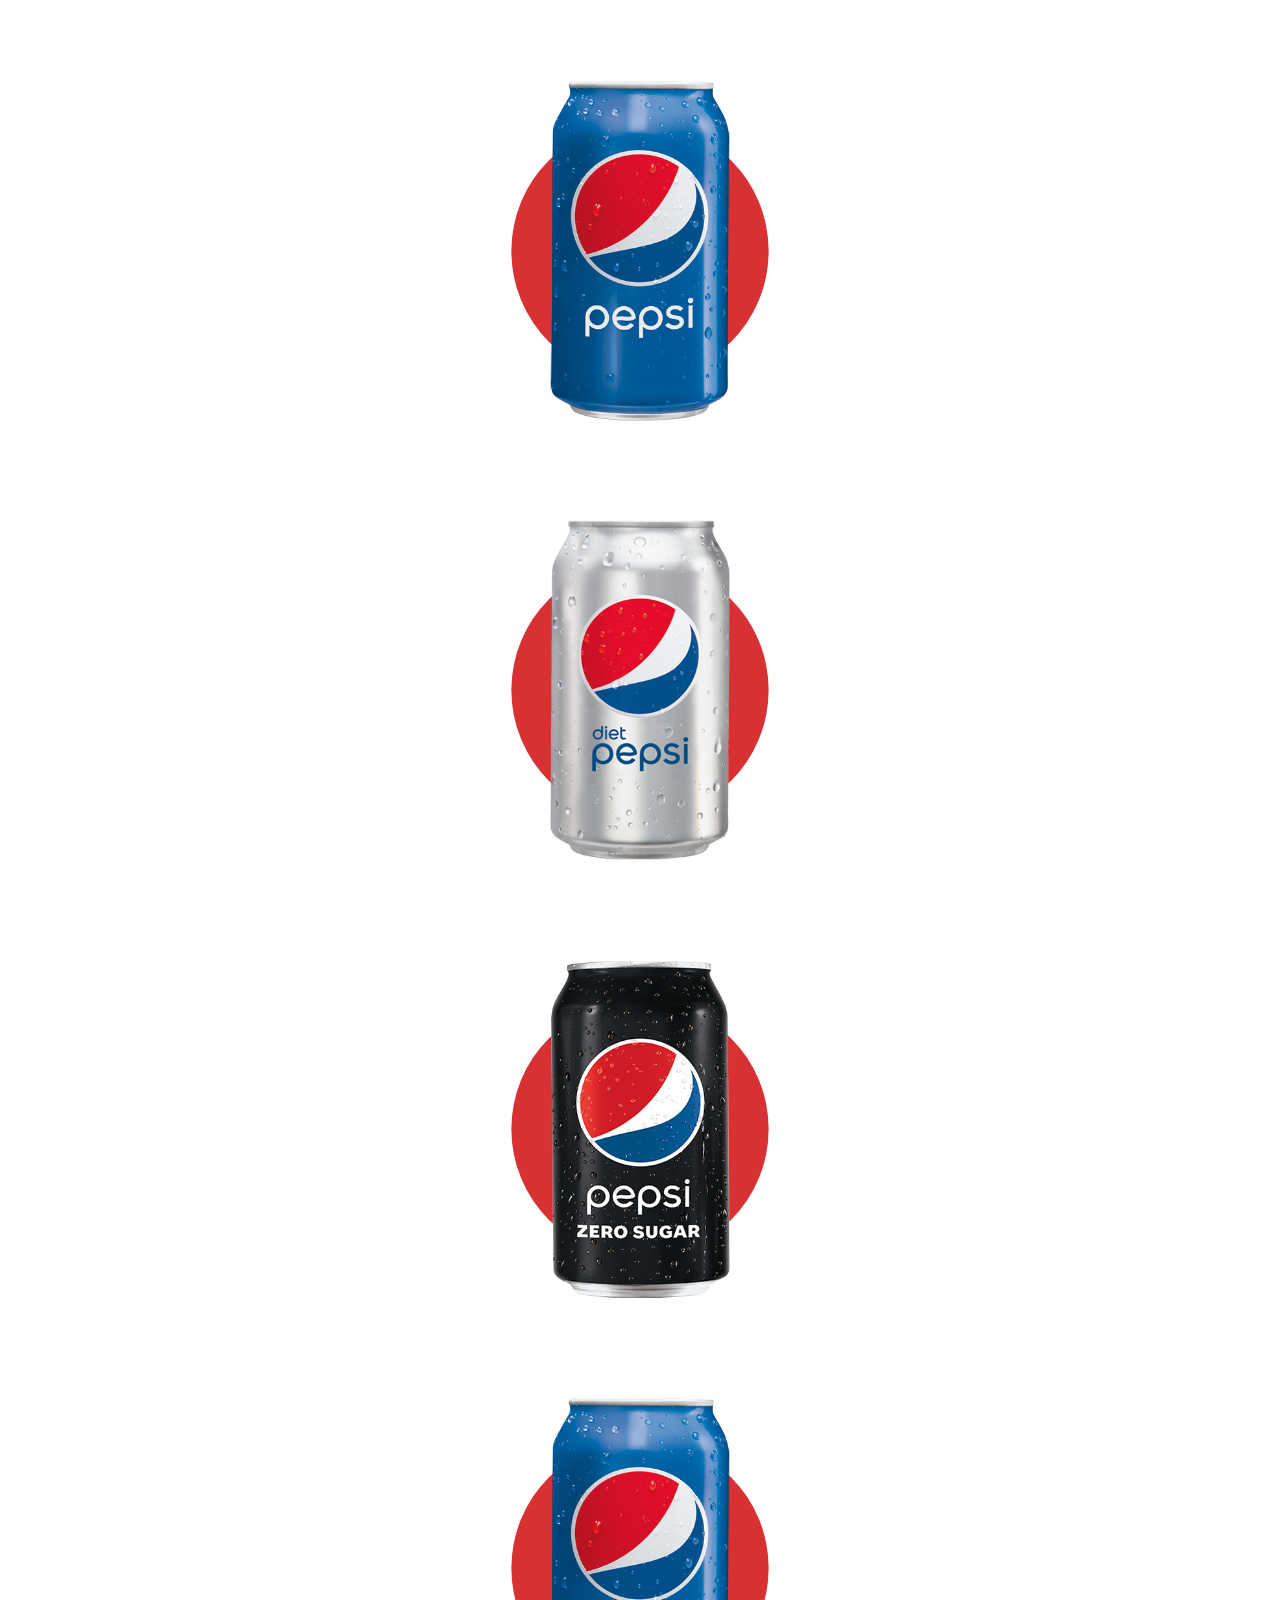
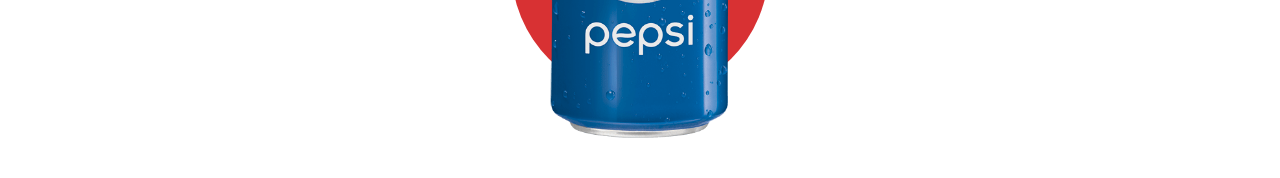
<file: pepsi ui-cards/index.html>
<!DOCTYPE html>
<html lang="en">
<head>
    <meta charset="UTF-8">
    <meta http-equiv="X-UA-Compatible" content="IE=edge">
    <meta name="viewport" content="width=device-width, initial-scale=1.0">
    <title>Document</title>

    <link rel="stylesheet" href="style.css">

    <script src="https://cdn.jsdelivr.net/npm/@popperjs/core@2.9.3/dist/umd/popper.min.js" integrity="sha384-W8fXfP3gkOKtndU4JGtKDvXbO53Wy8SZCQHczT5FMiiqmQfUpWbYdTil/SxwZgAN" crossorigin="anonymous"></script>
    <script src="https://cdn.jsdelivr.net/npm/bootstrap@5.1.1/dist/js/bootstrap.min.js" integrity="sha384-skAcpIdS7UcVUC05LJ9Dxay8AXcDYfBJqt1CJ85S/CFujBsIzCIv+l9liuYLaMQ/" crossorigin="anonymous"></script>

    <link href="https://cdn.jsdelivr.net/npm/bootstrap@5.1.1/dist/css/bootstrap.min.css" rel="stylesheet" integrity="sha384-F3w7mX95PdgyTmZZMECAngseQB83DfGTowi0iMjiWaeVhAn4FJkqJByhZMI3AhiU" crossorigin="anonymous">
    <script src="https://cdn.jsdelivr.net/npm/bootstrap@5.1.1/dist/js/bootstrap.bundle.min.js" integrity="sha384-/bQdsTh/da6pkI1MST/rWKFNjaCP5gBSY4sEBT38Q/9RBh9AH40zEOg7Hlq2THRZ" crossorigin="anonymous"></script>
</head>
<body>




<div class="container container-fluid">
    <div class="row">
        <div class="col-md-6">
            <div class="card">
                <div class="circle">    
                </div>
                <img src="resources/pepsi001.png" alt="">
                <div class="contentBox">
                    <h1>Pepsi Cola</h1>
                    <p>Lorem ipsum, dolor sit amet consectetur adipisicing elit. Ullam, voluptates quam labore odit officia rerum?</p>
                    <button class="btn btn-outline-light">Read more</button>
                </div>
            </div>
        </div>

        <div class="col-md-6">
            <div class="card">
                <div class="circle">    
                </div>
                <img src="resources/pepsi002.png" alt="">
                <div class="contentBox">
                    <h1>Pepsi Cola</h1>
                    <p>Lorem ipsum dolor sit amet consectetur adipisicing elit. Dicta, voluptatum nisi? Voluptates eaque autem quasi.</p>
                    <button class="btn btn-outline-light">Read more</button>
                </div>
            </div>
        </div>



        <div class="col-md-6">
            <div class="card">
                <div class="circle">    
                </div>
                <img src="resources/pepsi003.png" alt="">
                <div class="contentBox">
                    <h1>Pepsi Cola</h1>
                    <p>Lorem ipsum, dolor sit amet consectetur adipisicing elit. Ullam, voluptates quam labore odit officia rerum?</p>
                    <button class="btn btn-outline-light">Read more</button>
                </div>
            </div>
        </div>

        <div class="col-md-6">
            <div class="card">
                <div class="circle">    
                </div>
                <img src="resources/pepsi001.png" alt="">
                <div class="contentBox">
                    <h1>Pepsi Cola</h1>
                    <p>Lorem ipsum dolor sit amet consectetur adipisicing elit. Dicta, voluptatum nisi? Voluptates eaque autem quasi.</p>
                    <button class="btn btn-outline-light">Read more</button>
                </div>
            </div>
        </div>

    </div>
</div>
    
</body>
</html>
</file>
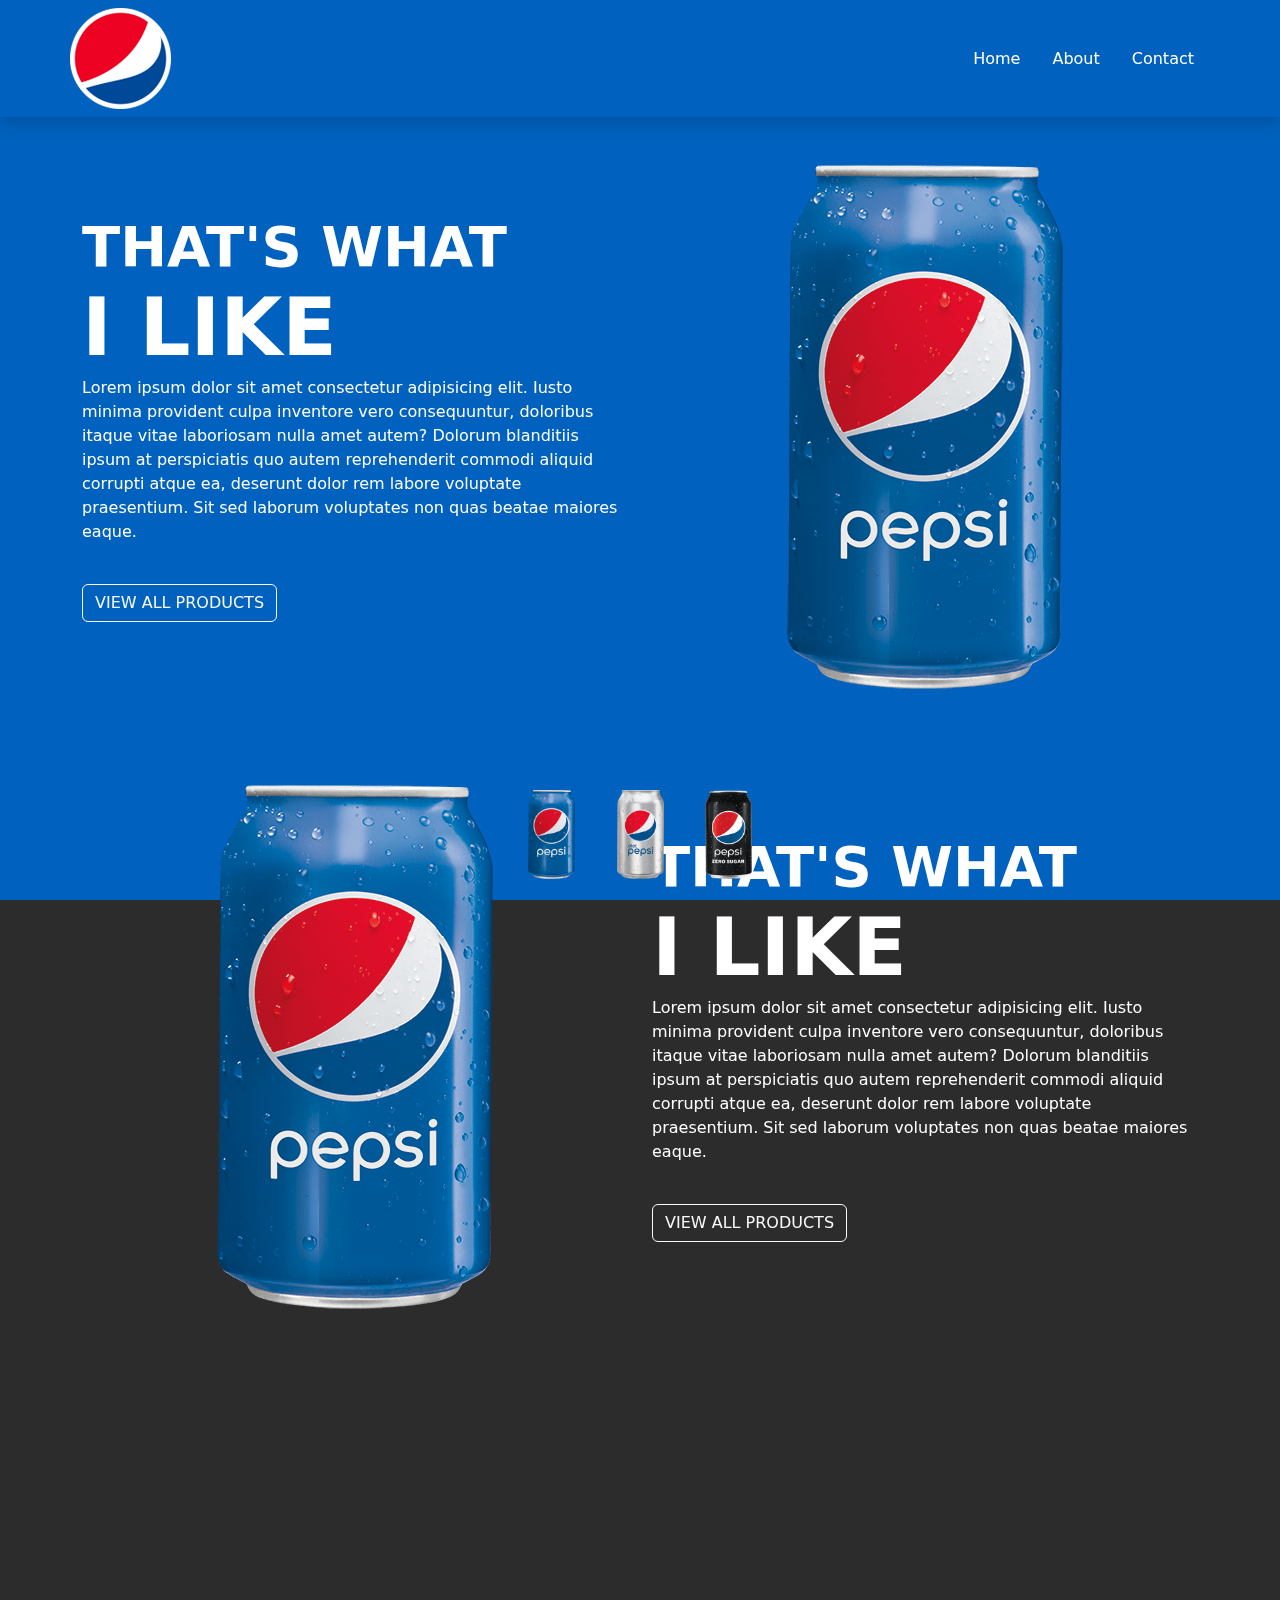
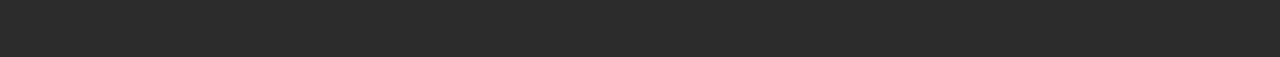
<file: pepsi-slider/index.html>
<!DOCTYPE html>
<html lang="en">
<head>
    <meta charset="UTF-8">
    <meta http-equiv="X-UA-Compatible" content="IE=edge">
    <meta name="viewport" content="width=device-width, initial-scale=1.0">
    <title>Document</title>
    <link rel="stylesheet" href="style.css">
    <script src="https://ajax.googleapis.com/ajax/libs/jquery/3.5.1/jquery.min.js"></script>
    <link href="https://cdn.jsdelivr.net/npm/bootstrap@5.1.1/dist/css/bootstrap.min.css" rel="stylesheet" crossorigin="anonymous">
    <script src="https://cdn.jsdelivr.net/npm/bootstrap@5.1.1/dist/js/bootstrap.bundle.min.js" integrity="sha384-/bQdsTh/da6pkI1MST/rWKFNjaCP5gBSY4sEBT38Q/9RBh9AH40zEOg7Hlq2THRZ" crossorigin="anonymous"></script>

    <script src="https://cdn.jsdelivr.net/npm/@popperjs/core@2.9.3/dist/umd/popper.min.js" integrity="sha384-W8fXfP3gkOKtndU4JGtKDvXbO53Wy8SZCQHczT5FMiiqmQfUpWbYdTil/SxwZgAN" crossorigin="anonymous"></script>
    <script src="https://cdn.jsdelivr.net/npm/bootstrap@5.1.1/dist/js/bootstrap.min.js" integrity="sha384-skAcpIdS7UcVUC05LJ9Dxay8AXcDYfBJqt1CJ85S/CFujBsIzCIv+l9liuYLaMQ/" crossorigin="anonymous"></script>
</head>
<body>

    <div class="backgrounds">
        <div id="bg_1"  class="blue bgs active-bg"></div>
        <div id="bg_2" class="red bgs"></div>
        <div id="bg_3" class="black bgs"></div>
    </div>

    <div class="shadow">
        <nav class="navbar nav container container-fluid d-flex space-between">
            <div class="logo-pic">
                <img src="resources/logo.png" class="logo" alt="">
            </div>

            <div class=" d-flex flex-row space-arround">
                <a href="#" class="nav-link">Home</a>
                <a href="#" class="nav-link">About</a>
                <a href="#" class="nav-link">Contact</a>
            </div>
        </nav>
    </div>


    <div class="container container-fluid mt-5">
        <div class="row">
            <div class="col-sm-6 mt-5 mb-5">
                <h1 class="heading">that's what</h1>
                <h1 class="subheading">i like</h1>
                <p class="text-white">Lorem ipsum dolor sit amet consectetur adipisicing elit. Iusto minima provident culpa inventore vero consequuntur, doloribus itaque vitae laboriosam nulla amet autem? Dolorum blanditiis ipsum at perspiciatis quo autem reprehenderit commodi aliquid corrupti atque ea, deserunt dolor rem labore voluptate praesentium. Sit sed laborum voluptates non quas beatae maiores eaque.</p>
                <br>
                <button class="btn btn-outline-light">VIEW ALL PRODUCTS</button>
            
            </div>
            <div class="col-sm-6 mb-5">
                <div class="img-holder">
                    <img src="resources/pepsi001.png" class="pepsi_img" alt="">
                </div>
            </div>

            <div class="can-holders space-arround mt-5">
                <img src="resources/pepsi001.png" class="cans " onclick="changePepsi('resources/pepsi001.png');" id="can_1" alt="">
                <img src="resources/pepsi002.png" class="cans " onclick="changePepsi('resources/pepsi002.png');" id="can_2" alt="">
                <img src="resources/pepsi003.png" class="cans " onclick="changePepsi('resources/pepsi003.png');" id="can_3" alt="">
            </div>
        </div>

    </div>



    <div class="container container-fluid mt-5">
        <div class="row">
            
            <div class="col-sm-6 mb-5">
                <div class="img-holder">
                    <img src="resources/pepsi001.png" class="pepsi_img" alt="">
                </div>
            </div>

            <div class="col-sm-6 mt-5 mb-5">
                <h1 class="heading">that's what</h1>
                <h1 class="subheading">i like</h1>
                <p class="text-white">Lorem ipsum dolor sit amet consectetur adipisicing elit. Iusto minima provident culpa inventore vero consequuntur, doloribus itaque vitae laboriosam nulla amet autem? Dolorum blanditiis ipsum at perspiciatis quo autem reprehenderit commodi aliquid corrupti atque ea, deserunt dolor rem labore voluptate praesentium. Sit sed laborum voluptates non quas beatae maiores eaque.</p>
                <br>
                <button class="btn btn-outline-light">VIEW ALL PRODUCTS</button>
            
            </div>

            
        </div>

    </div>

    <div style="height: 300px;"></div>


    


    <script>
         $('.cans').click(function(){
            var id_value = $(this).attr('id');
            var id = id_value.split("_");
            var bg_name = `#bg_${id[1]}`;

            $('.bgs').each(function(){
                $(this).removeClass('active-bg');
            });

            $(bg_name).addClass('active-bg');
        });


        function changePepsi(img){
            $('.pepsi_img').each(function(){
                $(this).attr('src', img);
            })
        }
    </script>


    
</body>
</html>
</file>
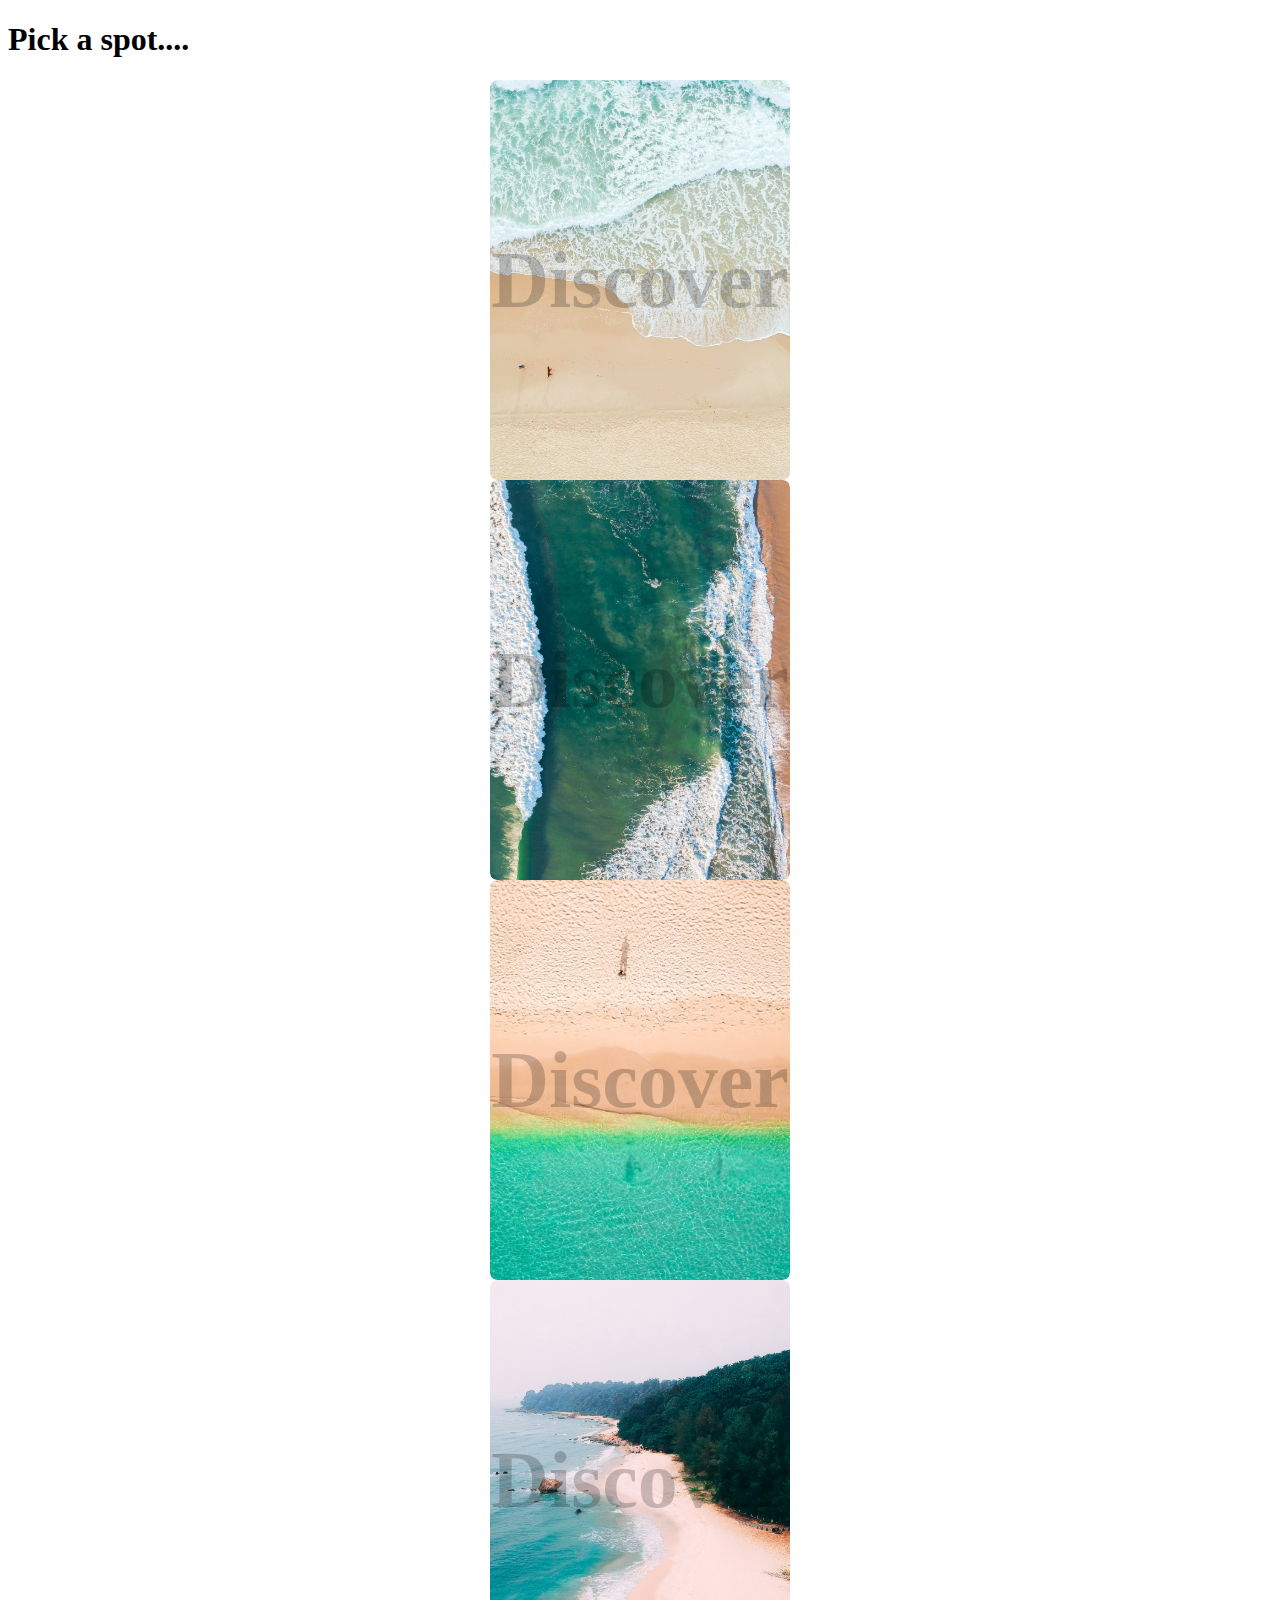
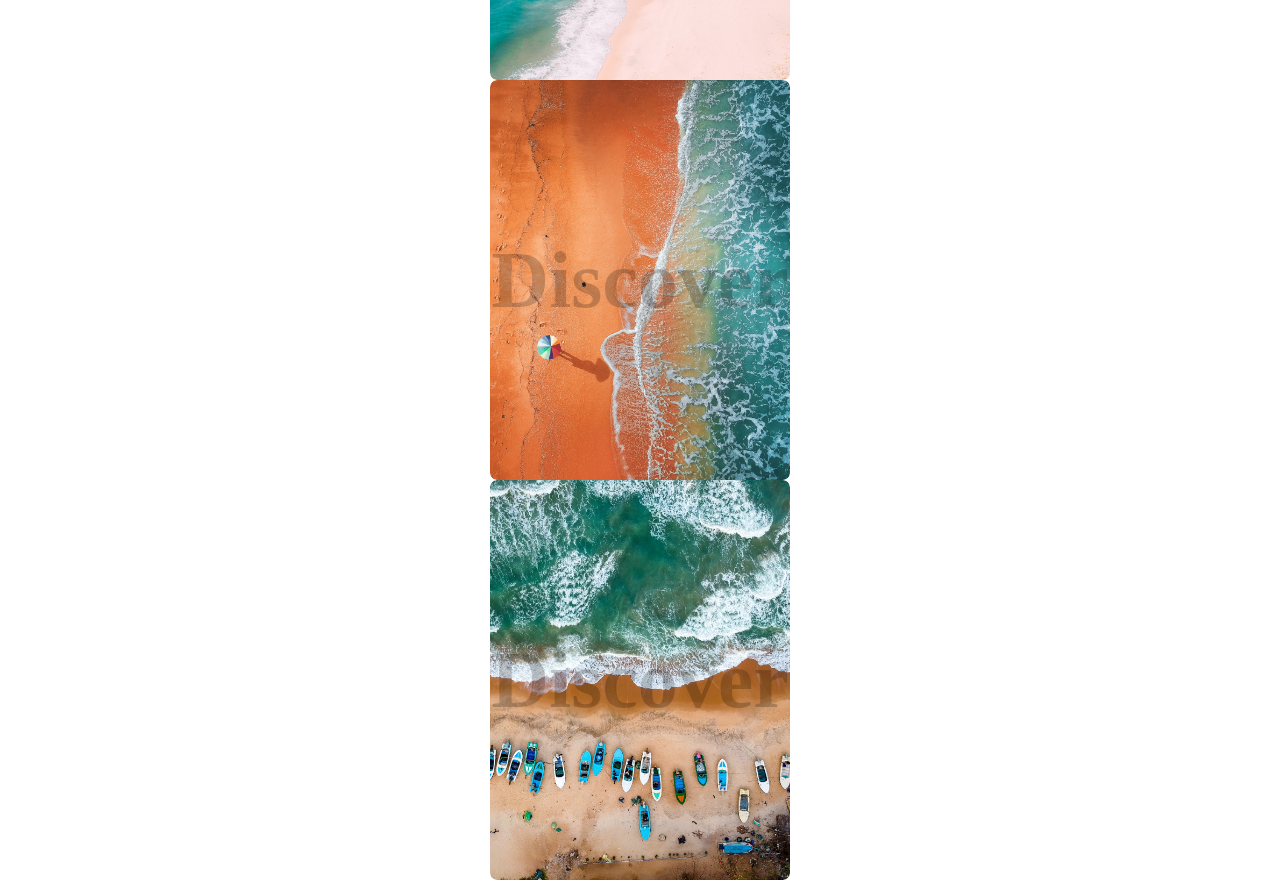
<file: portofolio-card-hover/index.html>
<!DOCTYPE html>
<html lang="en">
<head>
    <meta charset="UTF-8">
    <meta http-equiv="X-UA-Compatible" content="IE=edge">
    <meta name="viewport" content="width=device-width, initial-scale=1.0">
    <title>Document</title>
    <link href="https://cdn.jsdelivr.net/npm/bootstrap@5.1.1/dist/css/bootstrap.min.css" rel="stylesheet" integrity="sha384-F3w7mX95PdgyTmZZMECAngseQB83DfGTowi0iMjiWaeVhAn4FJkqJByhZMI3AhiU" crossorigin="anonymous">
    <script src="https://cdn.jsdelivr.net/npm/bootstrap@5.1.1/dist/js/bootstrap.bundle.min.js" integrity="sha384-/bQdsTh/da6pkI1MST/rWKFNjaCP5gBSY4sEBT38Q/9RBh9AH40zEOg7Hlq2THRZ" crossorigin="anonymous"></script>

    <script src="https://ajax.googleapis.com/ajax/libs/jquery/3.5.1/jquery.min.js"></script>

    <script src="https://cdn.jsdelivr.net/npm/@popperjs/core@2.9.3/dist/umd/popper.min.js" integrity="sha384-W8fXfP3gkOKtndU4JGtKDvXbO53Wy8SZCQHczT5FMiiqmQfUpWbYdTil/SxwZgAN" crossorigin="anonymous"></script>
    <script src="https://cdn.jsdelivr.net/npm/bootstrap@5.1.1/dist/js/bootstrap.min.js" integrity="sha384-skAcpIdS7UcVUC05LJ9Dxay8AXcDYfBJqt1CJ85S/CFujBsIzCIv+l9liuYLaMQ/" crossorigin="anonymous"></script>

    <script src="https://ajax.googleapis.com/ajax/libs/jquery/3.5.1/jquery.min.js"></script>
    <link rel="stylesheet" href="style.css">
</head>
<body class="bg-light">

    


    <div class="container container-fluid mt-5">
        <h1 class="display-1 text-center">Pick a spot....</h1>
        <div class="row mt-5">

            <div class="col-sm-4 mb-5">
                
                <div class="card_holder">
                    <div class="card shadow">
                        <div class="img-box shadow">
                            <img src="resources/pexels-daniel-jurin-1835712.jpg" alt="">
                            <!-- <video src="resources/vid.mp4" autoplay loop muted></video> -->
                        </div>
                        <div class="content-box text-center">
                            <h1 class="">Heading <br> <small>subheading</small></h1>
                            <p>Lorem ipsum</p>
                        </div>
                    </div>
            
                </div>
                
            </div>

            <div class="col-sm-4 mb-5">
                
                <div class="card_holder">
                    <div class="card shadow">
                        <div class="img-box shadow">
                            <img src="resources/pexels-beatriz-beltrame-3390729.jpg" alt="">
                            <!-- <video src="resources/vid.mp4" autoplay loop muted></video> -->
                        </div>
                        <div class="content-box text-center">
                            <h1 class="">Heading <br> <small>subheading</small></h1>
            
                        </div>
                    </div>
            
                </div>
                
            </div>


            <div class="col-sm-4 mb-5">
                
                <div class="card_holder">
                    <div class="card shadow">
                        <div class="img-box shadow">
                            <img src="resources/pexels-lorilee-e-1309756.jpg" alt="">
                            <!-- <video src="resources/vid.mp4" autoplay loop muted></video> -->
                        </div>
                        <div class="content-box text-center">
                            <h1 class="">Heading <br> <small>subheading</small></h1>
            
                        </div>
                    </div>
            
                </div>
                
            </div>

            <div class="col-sm-4 mb-5">
                
                <div class="card_holder">
                    <div class="card shadow">
                        <div class="img-box shadow">
                            <img src="resources/pexels-pok-rie-3233371.jpg" alt="">
                            <!-- <video src="resources/vid.mp4" autoplay loop muted></video> -->
                        </div>
                        <div class="content-box text-center">
                            <h1 class="">Heading <br> <small>subheading</small></h1>
            
                        </div>
                    </div>
            
                </div>
                
            </div>

            <div class="col-sm-4 mb-5">
                
                <div class="card_holder">
                    <div class="card shadow">
                        <div class="img-box shadow">
                            <img src="resources/pexels-pok-rie-3356169.jpg" alt="">
                            <!-- <video src="resources/vid.mp4" autoplay loop muted></video> -->
                        </div>
                        <div class="content-box text-center">
                            <h1 class="">Heading <br> <small>subheading</small></h1>
                            
                        </div>
                    </div>
            
                </div>
                
            </div>


            <div class="col-sm-4 mb-5">
                
                <div class="card_holder">
                    <div class="card shadow">
                        <div class="img-box shadow">
                            <img src="resources/pexels-tomÃ¡Å¡-malÃ­k-1998439.jpg" alt="">
                            <!-- <video src="resources/vid.mp4" autoplay loop muted></video> -->
                        </div>
                        <div class="content-box text-center">
                            <h1 class="">Heading <br> <small>subheading</small></h1>
            
                        </div>
                    </div>
            
                </div>
                
            </div>
        </div>
    </div>


    
</body>
</html>
</file>
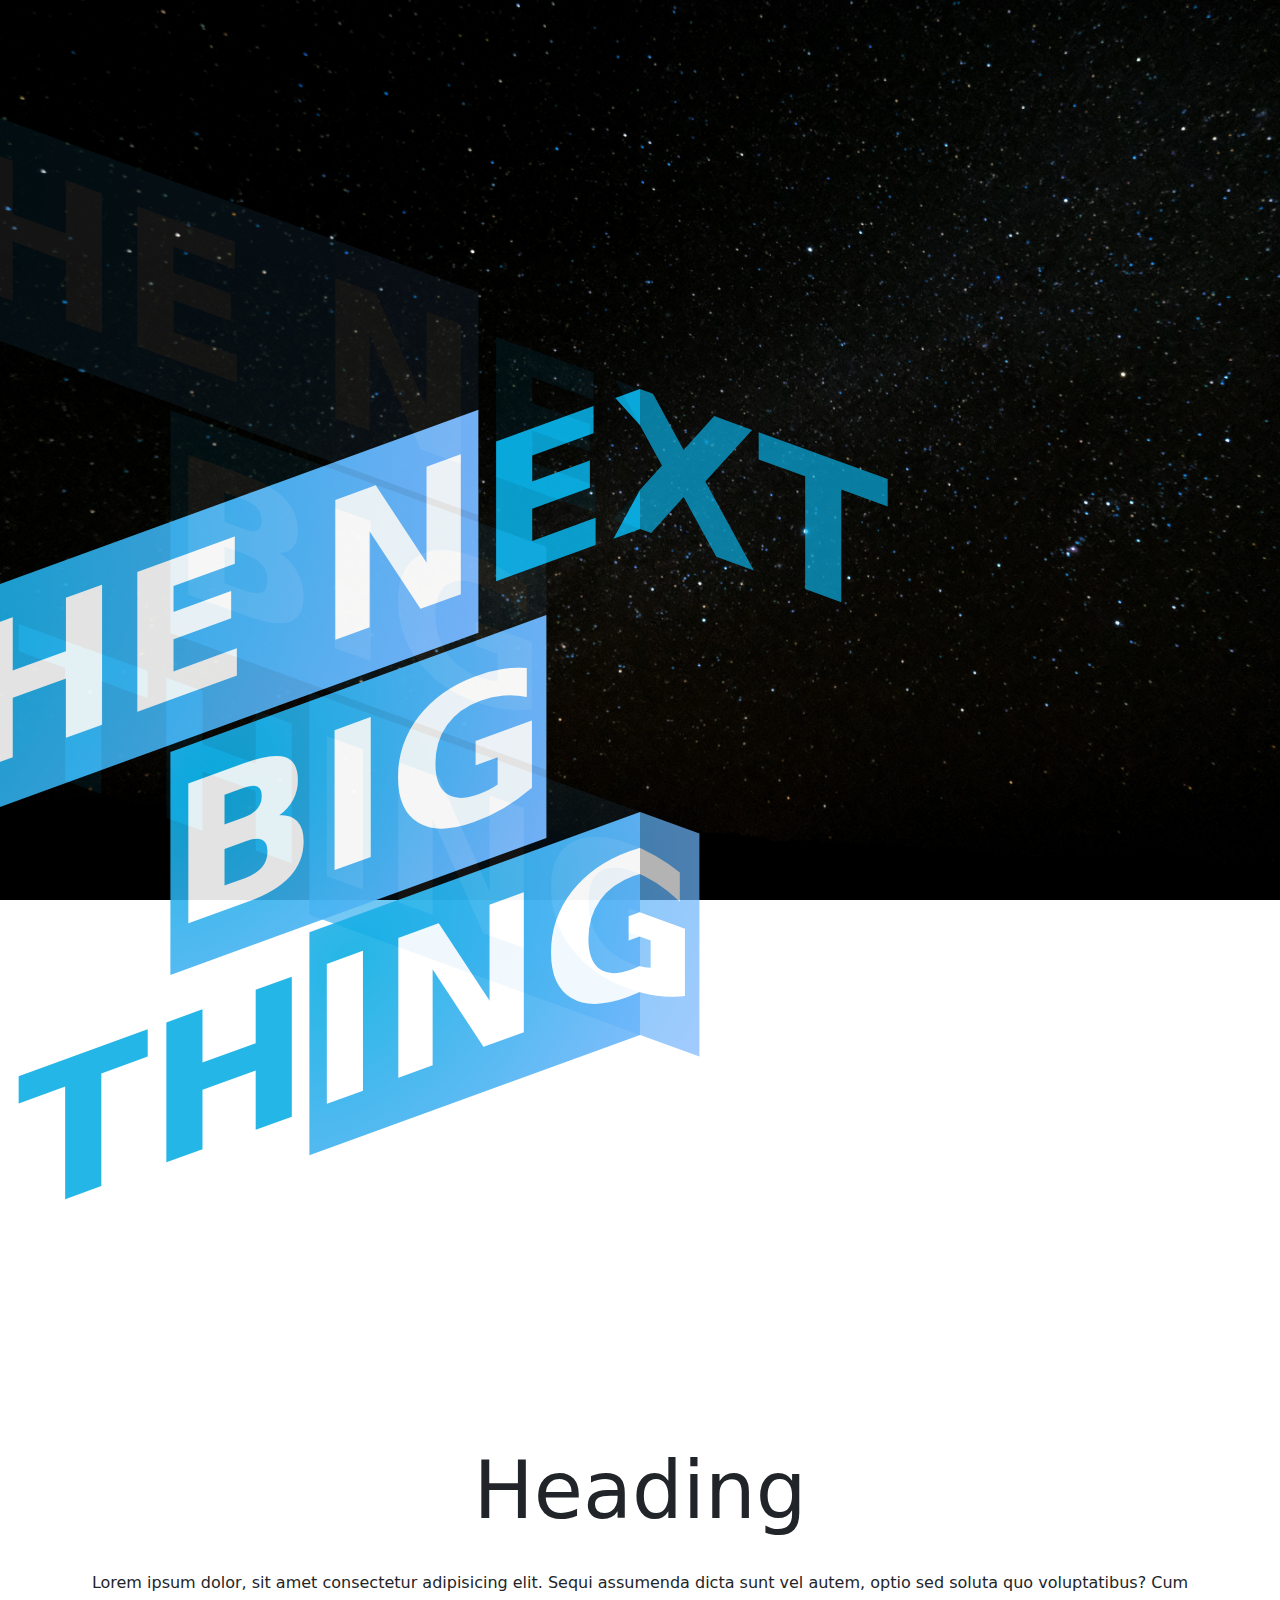
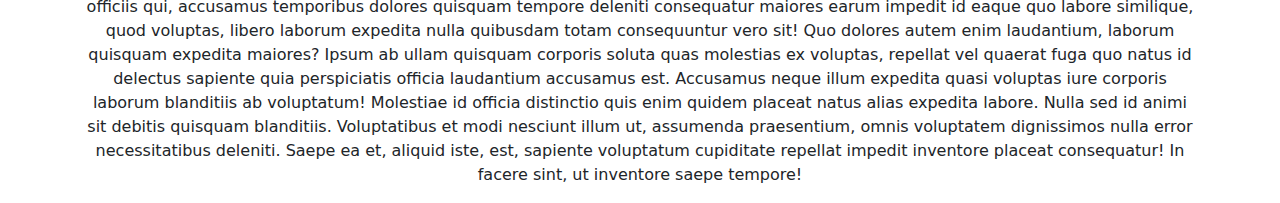
<file: skew-display/index.html>
<!DOCTYPE html>
<html lang="en">
<head>
    <meta charset="UTF-8">
    <meta http-equiv="X-UA-Compatible" content="IE=edge">
    <meta name="viewport" content="width=device-width, initial-scale=1.0">
    <title>Document</title>

    <link rel="stylesheet" href="style.css">
    <script src="https://ajax.googleapis.com/ajax/libs/jquery/3.5.1/jquery.min.js"></script>
    <link href="https://cdn.jsdelivr.net/npm/bootstrap@5.1.1/dist/css/bootstrap.min.css" rel="stylesheet" crossorigin="anonymous">
    <script src="https://cdn.jsdelivr.net/npm/bootstrap@5.1.1/dist/js/bootstrap.bundle.min.js" integrity="sha384-/bQdsTh/da6pkI1MST/rWKFNjaCP5gBSY4sEBT38Q/9RBh9AH40zEOg7Hlq2THRZ" crossorigin="anonymous"></script>

    <script src="https://cdn.jsdelivr.net/npm/@popperjs/core@2.9.3/dist/umd/popper.min.js" integrity="sha384-W8fXfP3gkOKtndU4JGtKDvXbO53Wy8SZCQHczT5FMiiqmQfUpWbYdTil/SxwZgAN" crossorigin="anonymous"></script>
    <script src="https://cdn.jsdelivr.net/npm/bootstrap@5.1.1/dist/js/bootstrap.min.js" integrity="sha384-skAcpIdS7UcVUC05LJ9Dxay8AXcDYfBJqt1CJ85S/CFujBsIzCIv+l9liuYLaMQ/" crossorigin="anonymous"></script>
</head>
<body>

    <div class="display-holder">
        <div class="skew-1">
            <h1 class="text-display"><span class="bg-display">The n</span>ext <span class="bg-display">big</span><br> th<span class="bg-display">ing</span></h1>
        </div>


        <div class="skew-2-holder">
            <div class="skew-2">
                <h1 class="text-display"><span class="bg-display">The n</span>ext <span class="bg-display">big</span><br> th<span class="bg-display">ing</span></h1>
            </div>
        </div>
        
    </div>


    <div class="container container-fluid text-center">
        <h1 class="display-1 mt-5">Heading</h1>
        <br>
        <p>Lorem ipsum dolor, sit amet consectetur adipisicing elit. Sequi assumenda dicta sunt vel autem, optio sed soluta quo voluptatibus? Cum officiis qui, accusamus temporibus dolores quisquam tempore deleniti consequatur maiores earum impedit id eaque quo labore similique, quod voluptas, libero laborum expedita nulla quibusdam totam consequuntur vero sit! Quo dolores autem enim laudantium, laborum quisquam expedita maiores? Ipsum ab ullam quisquam corporis soluta quas molestias ex voluptas, repellat vel quaerat fuga quo natus id delectus sapiente quia perspiciatis officia laudantium accusamus est. Accusamus neque illum expedita quasi voluptas iure corporis laborum blanditiis ab voluptatum! Molestiae id officia distinctio quis enim quidem placeat natus alias expedita labore. Nulla sed id animi sit debitis quisquam blanditiis. Voluptatibus et modi nesciunt illum ut, assumenda praesentium, omnis voluptatem dignissimos nulla error necessitatibus deleniti. Saepe ea et, aliquid iste, est, sapiente voluptatum cupiditate repellat impedit inventore placeat consequatur! In facere sint, ut inventore saepe tempore!</p>
    </div>

    <script>

        $(document).scroll(function(){
            var value = window.pageYOffset;
            $('.text-display').each(function(){
                $(this).css({
                    transform: `translateX(${value}px)`,
                })
            })
        })
            
    </script>
    
</body>
</html>
</file>
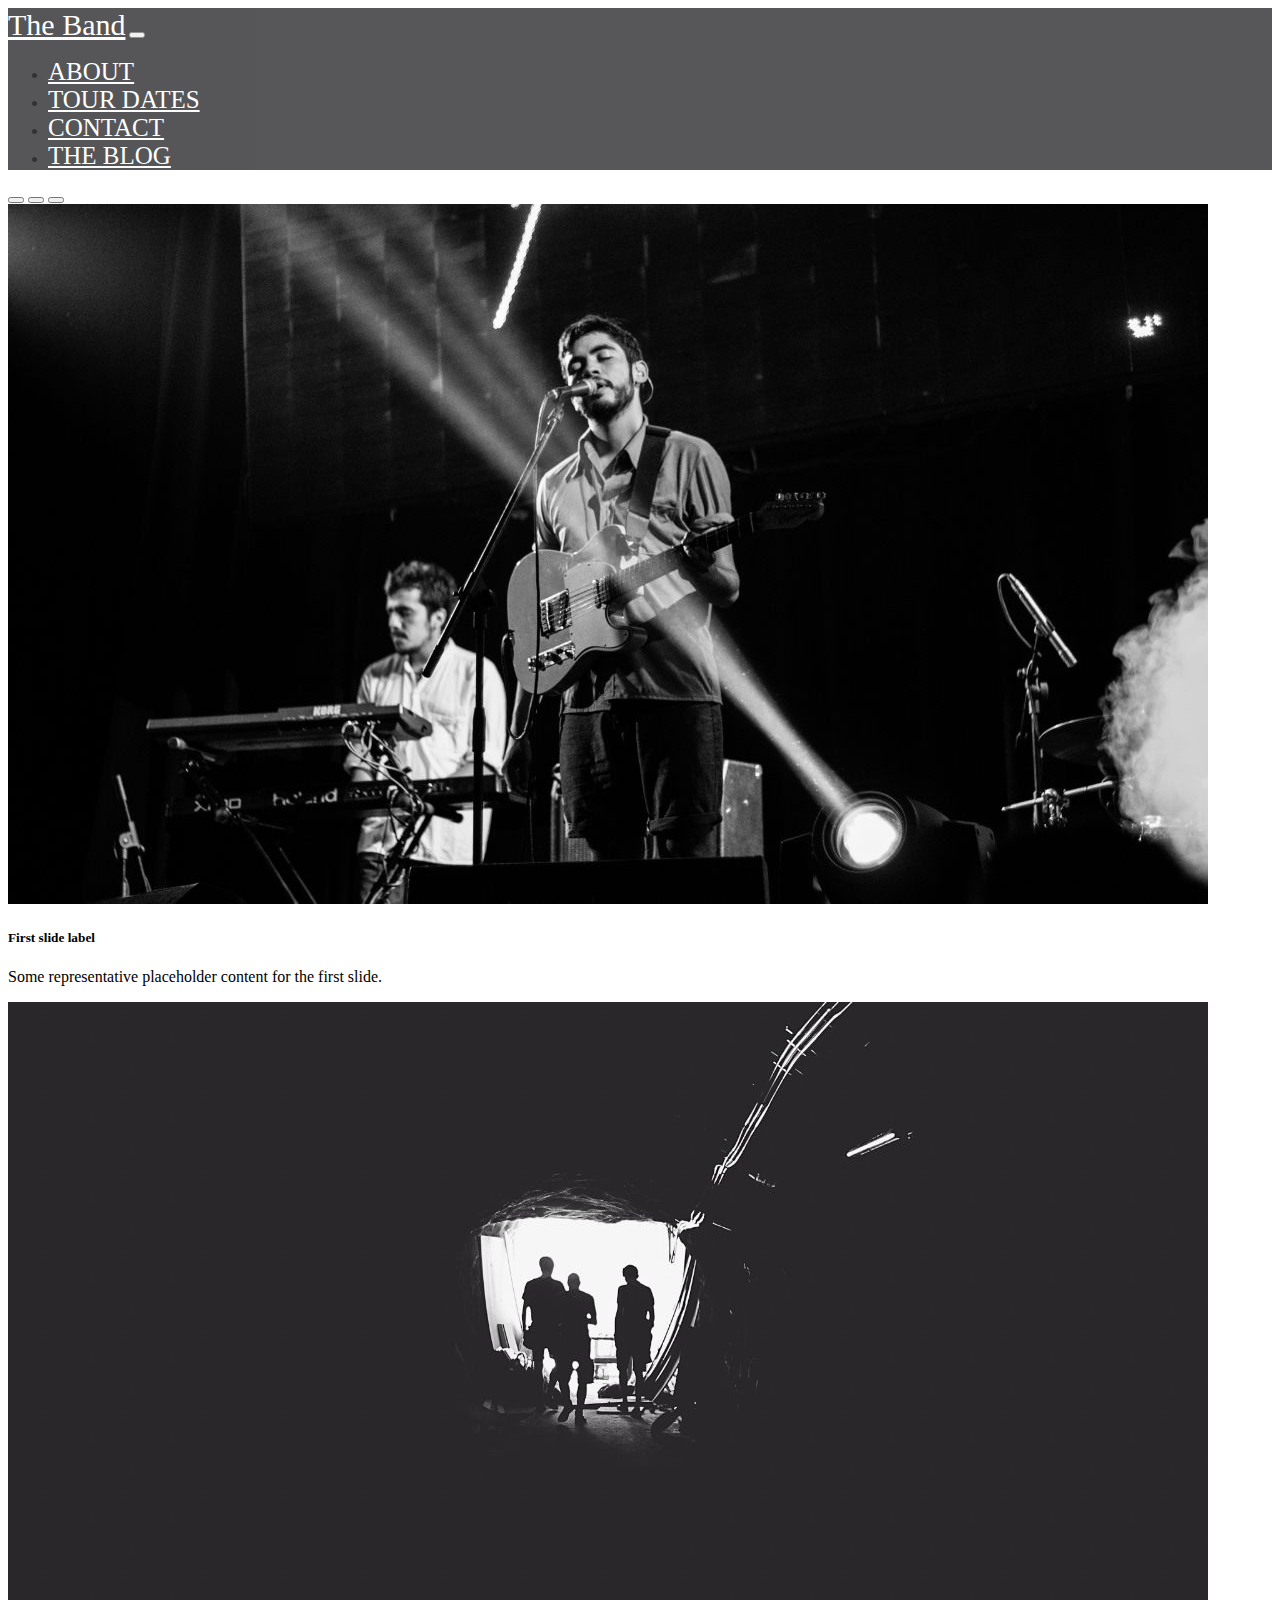
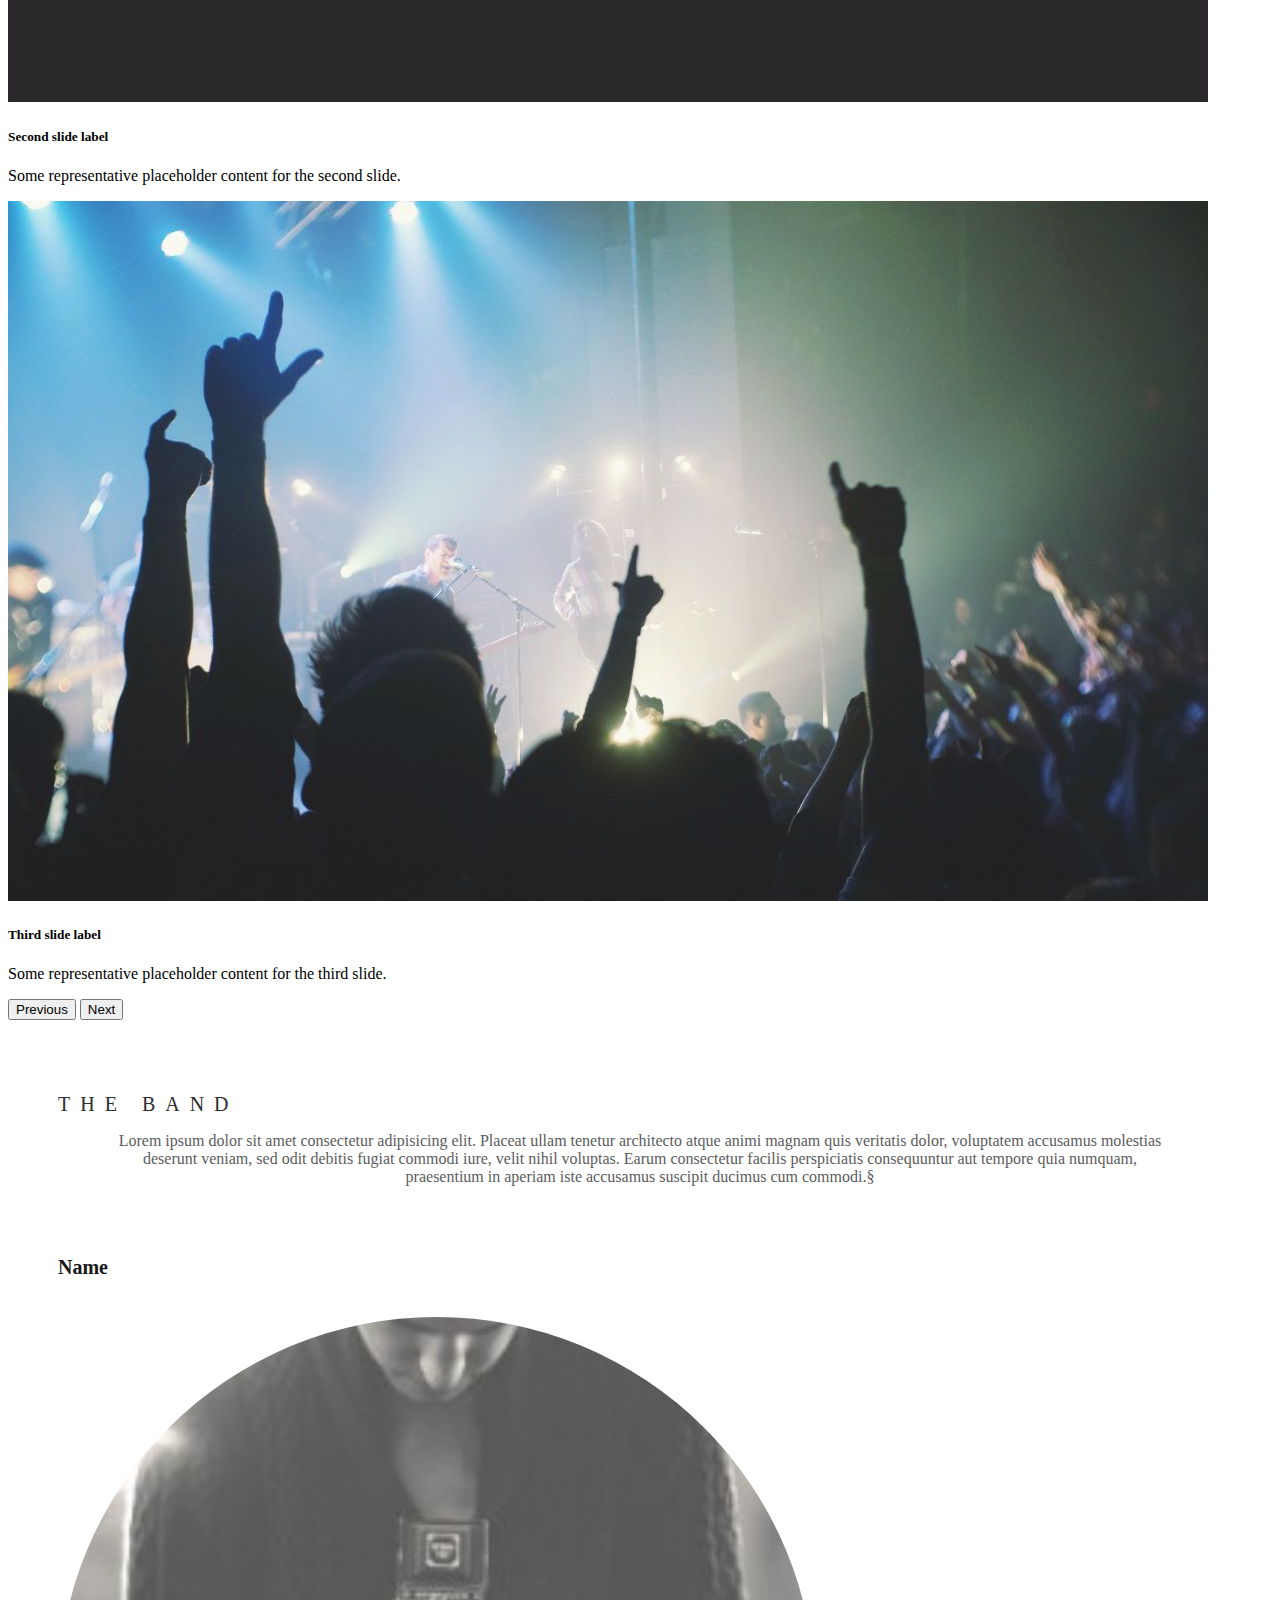
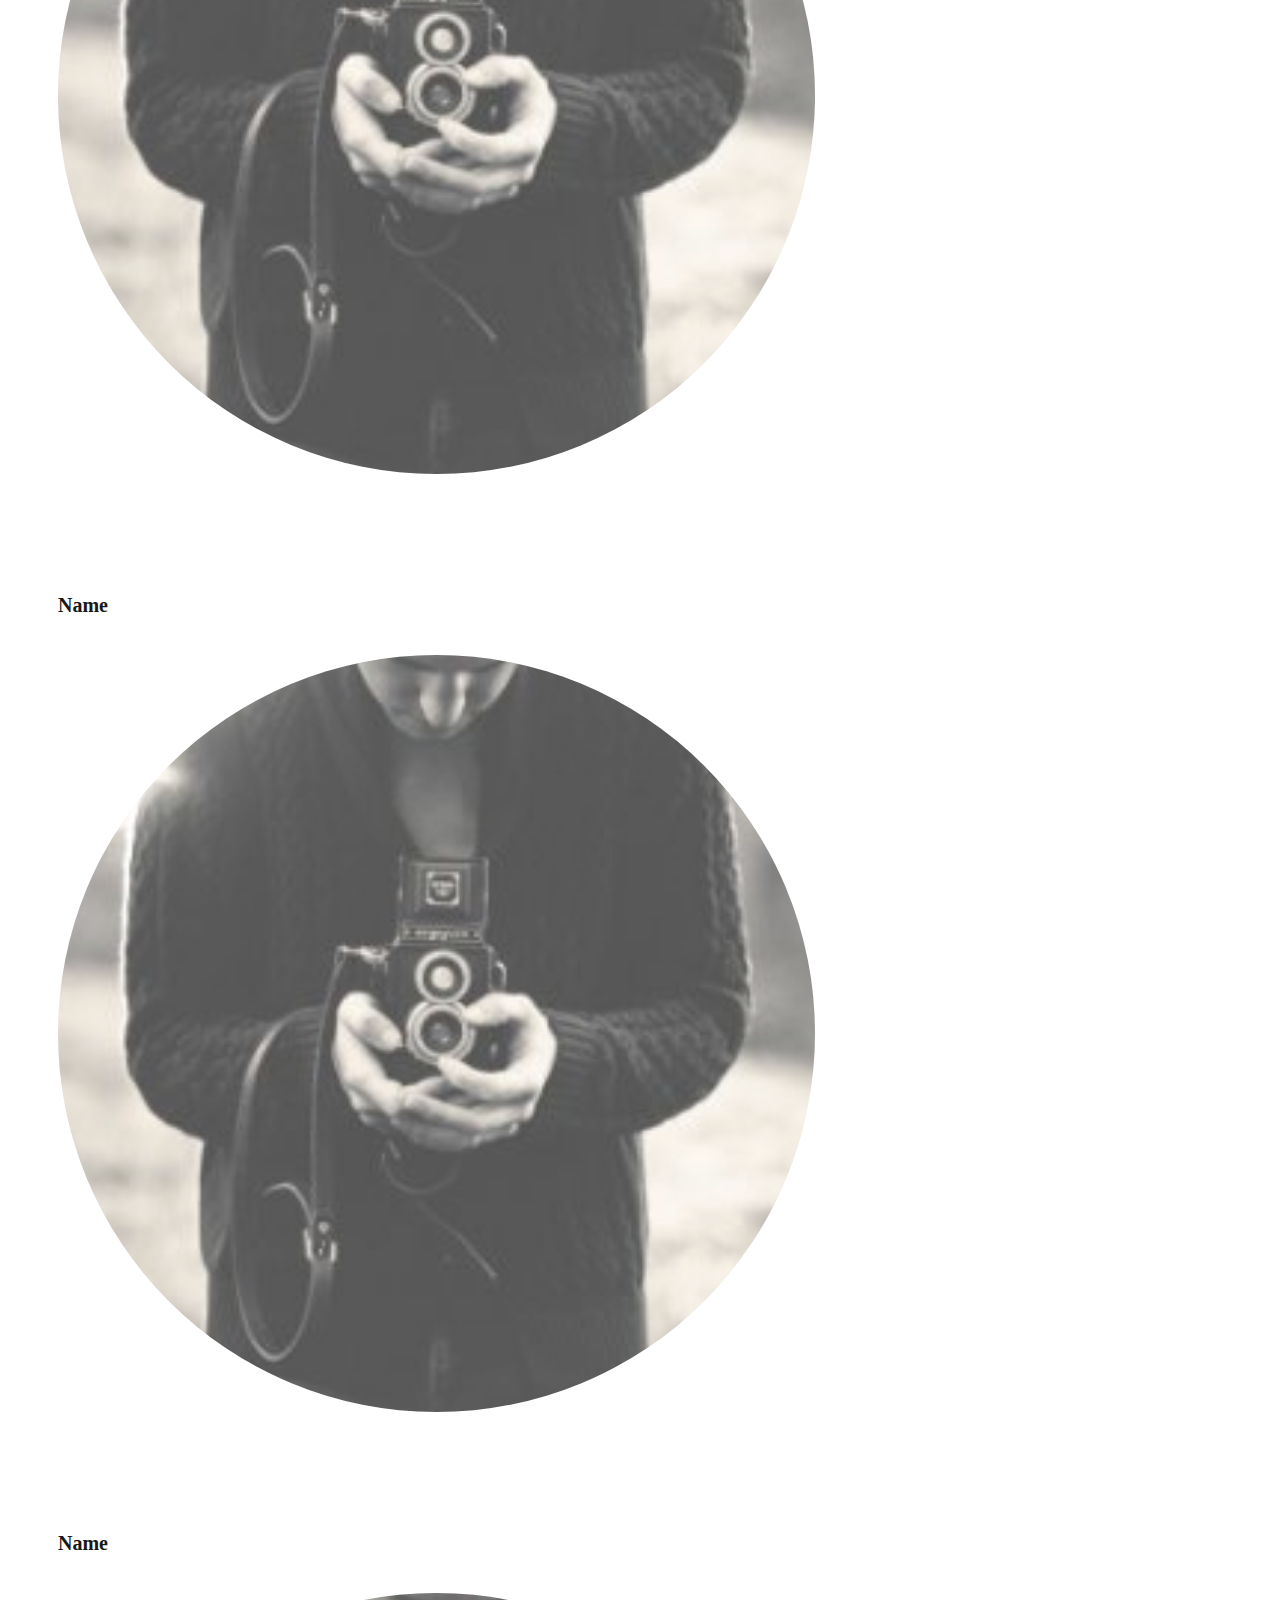
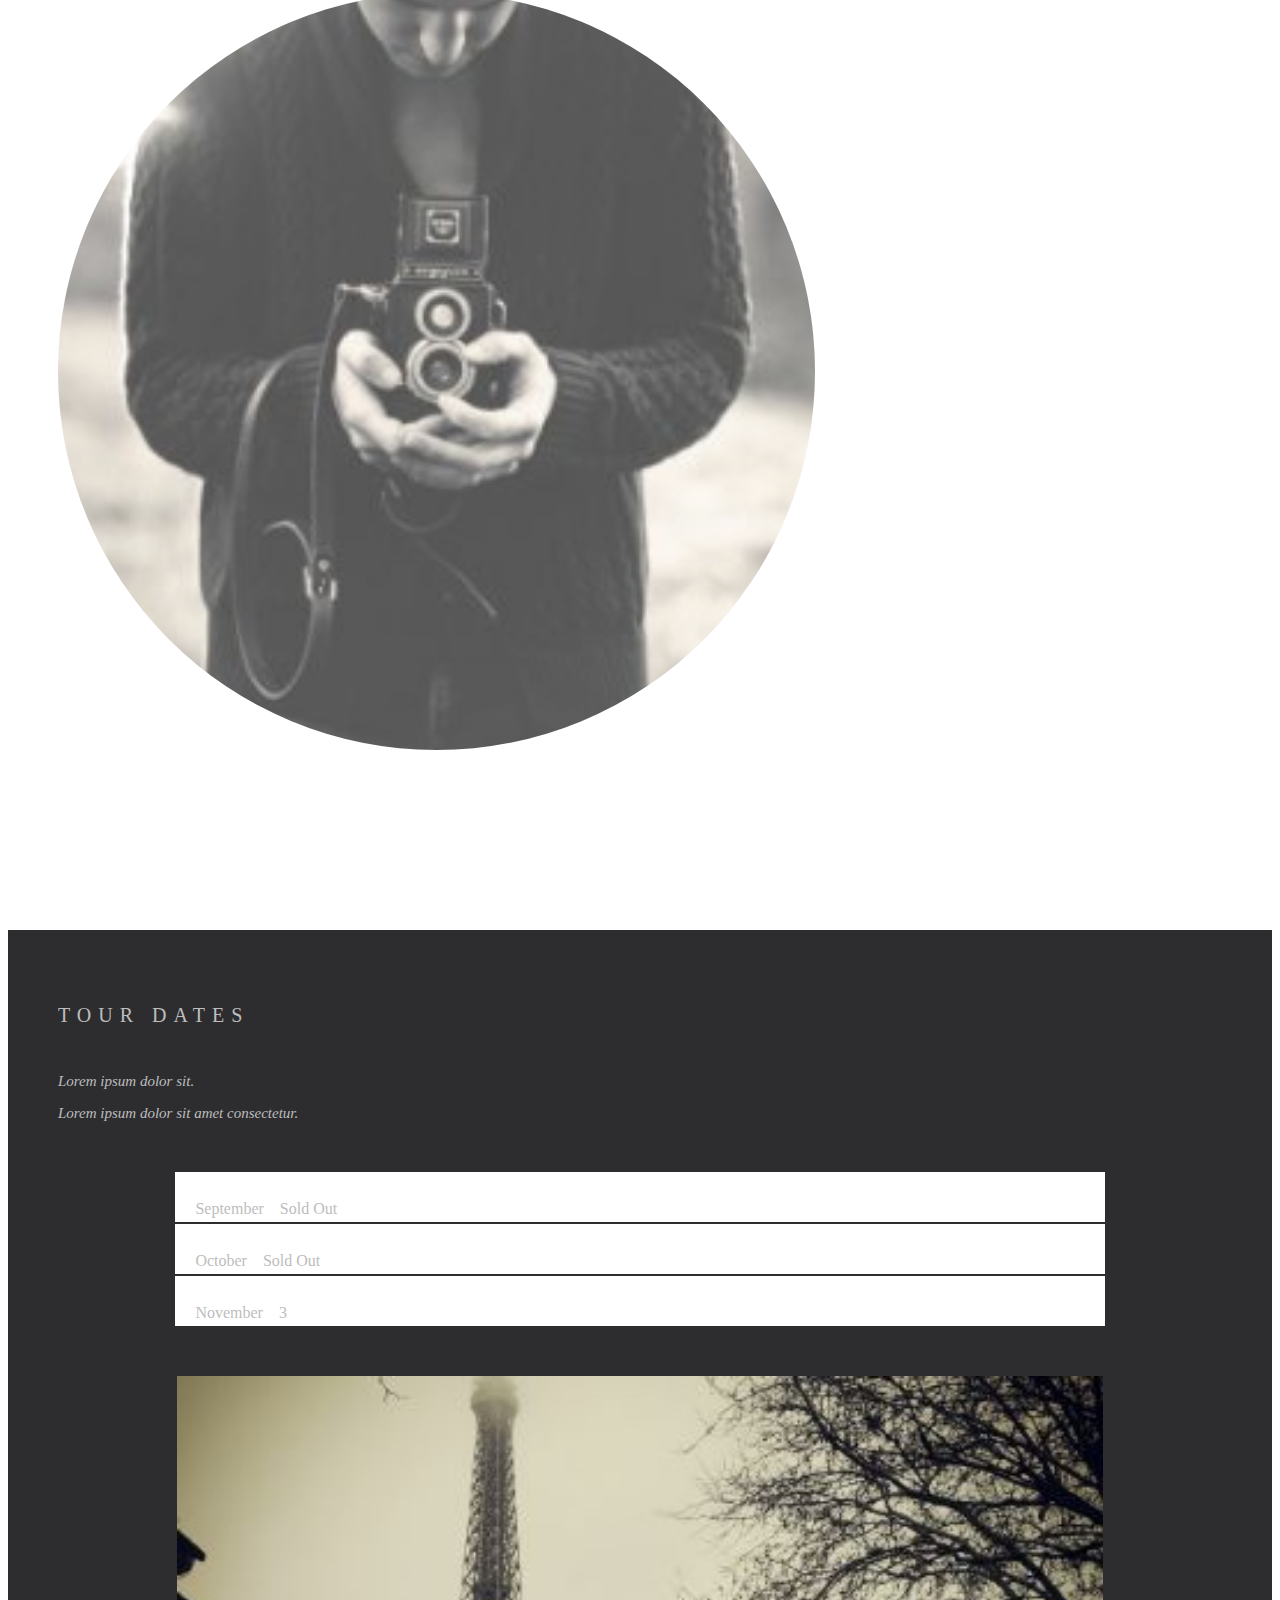
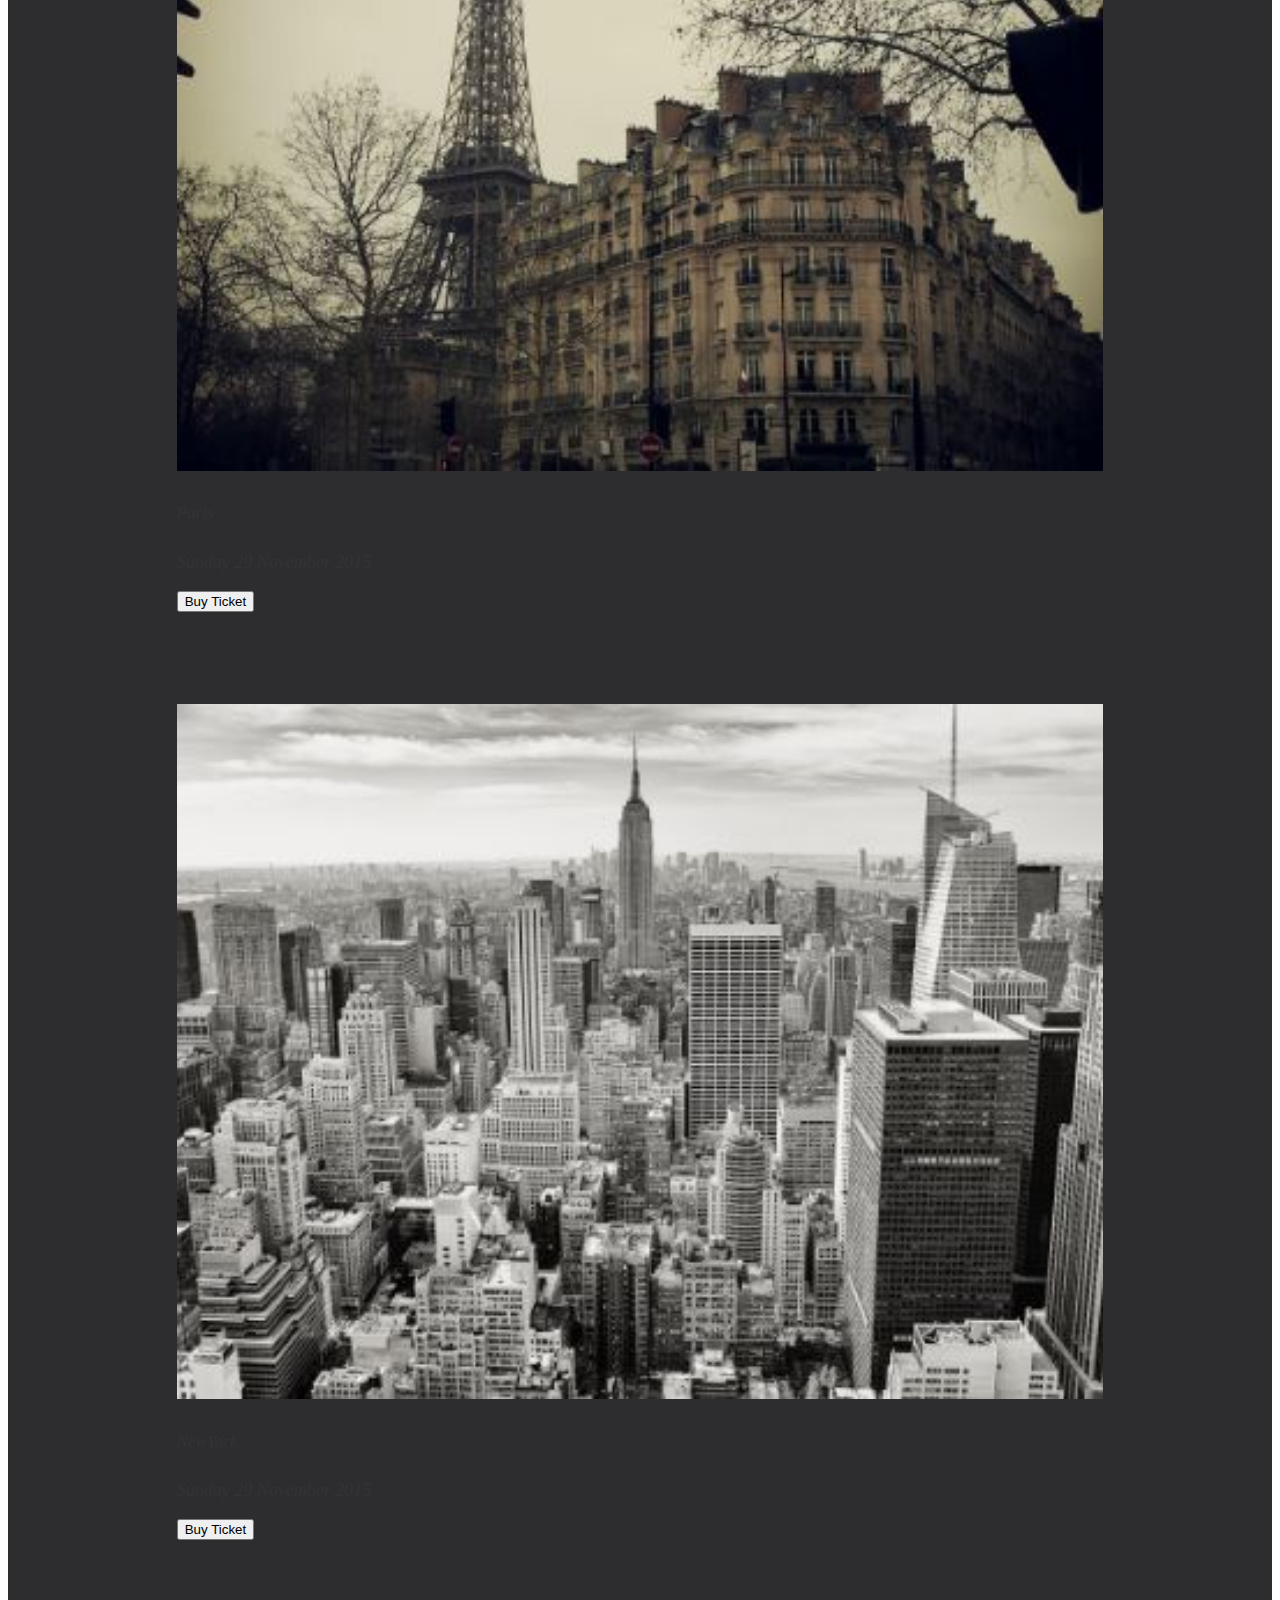
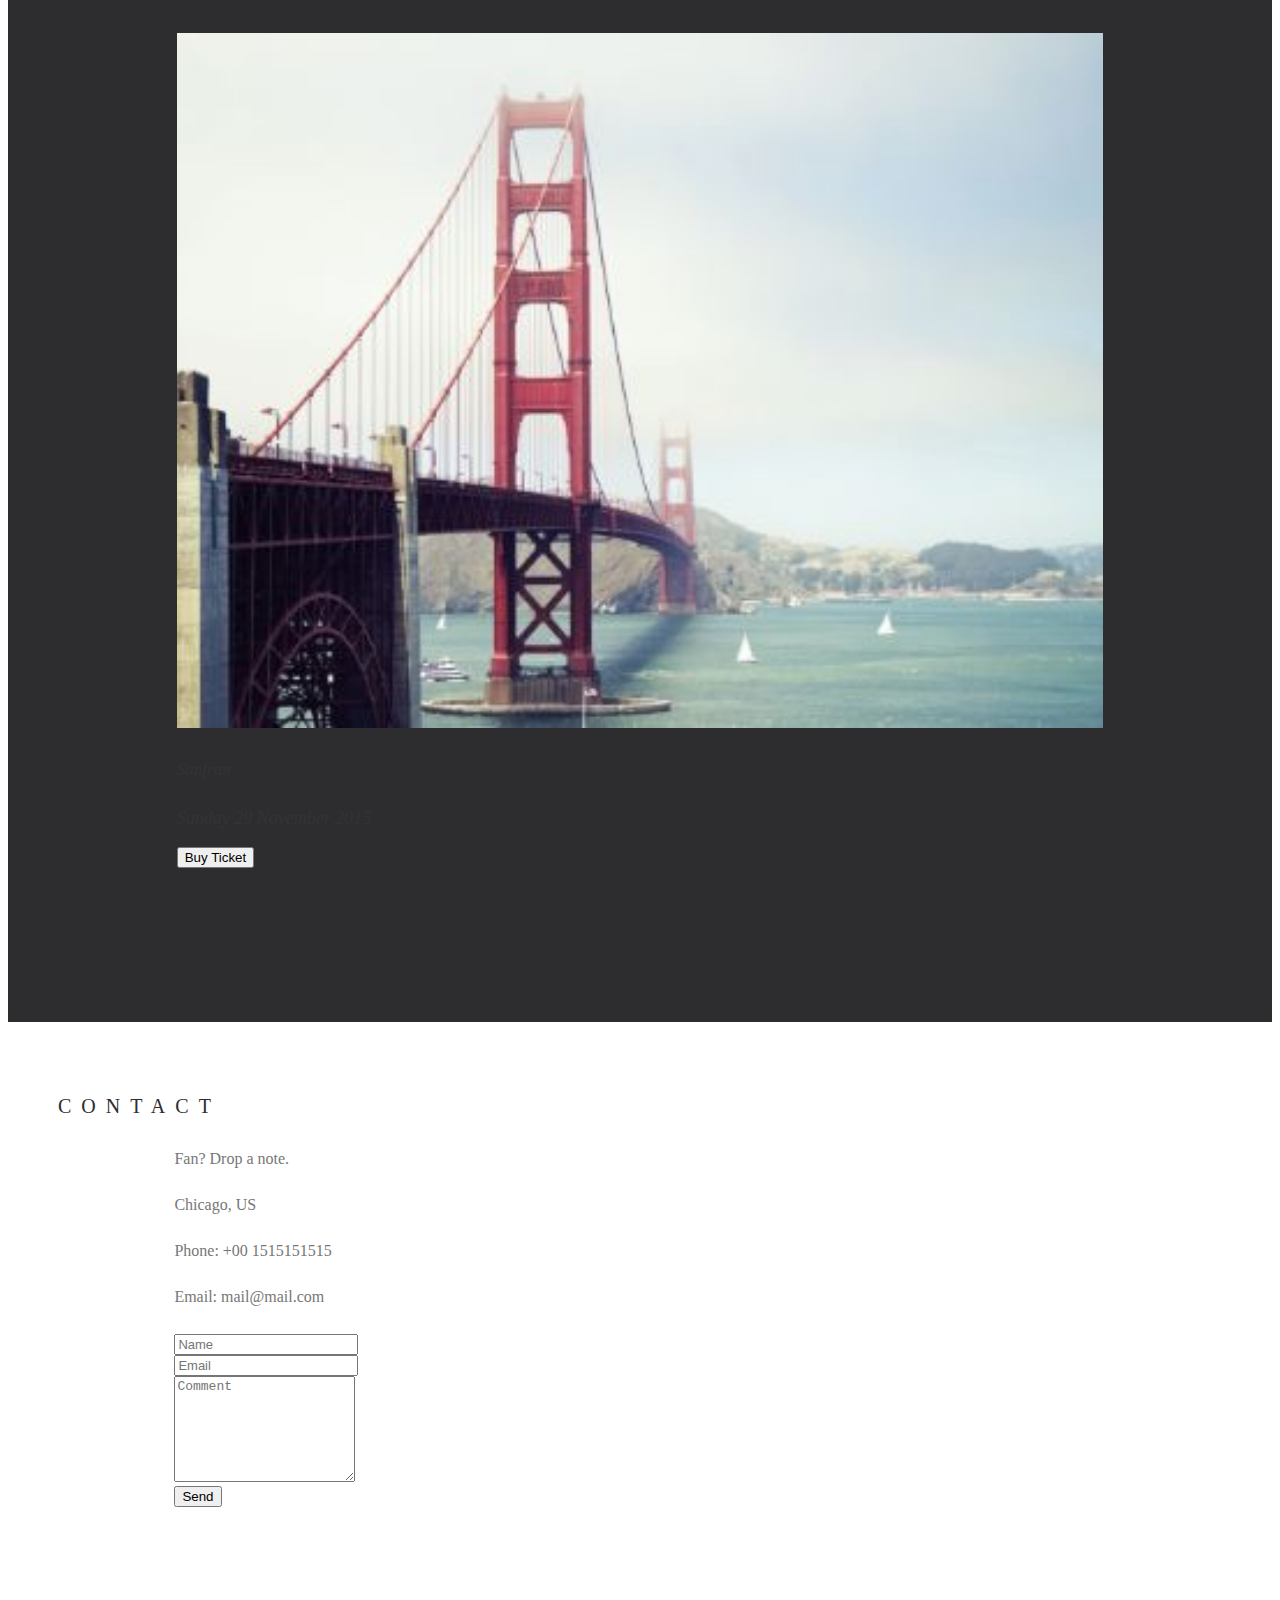
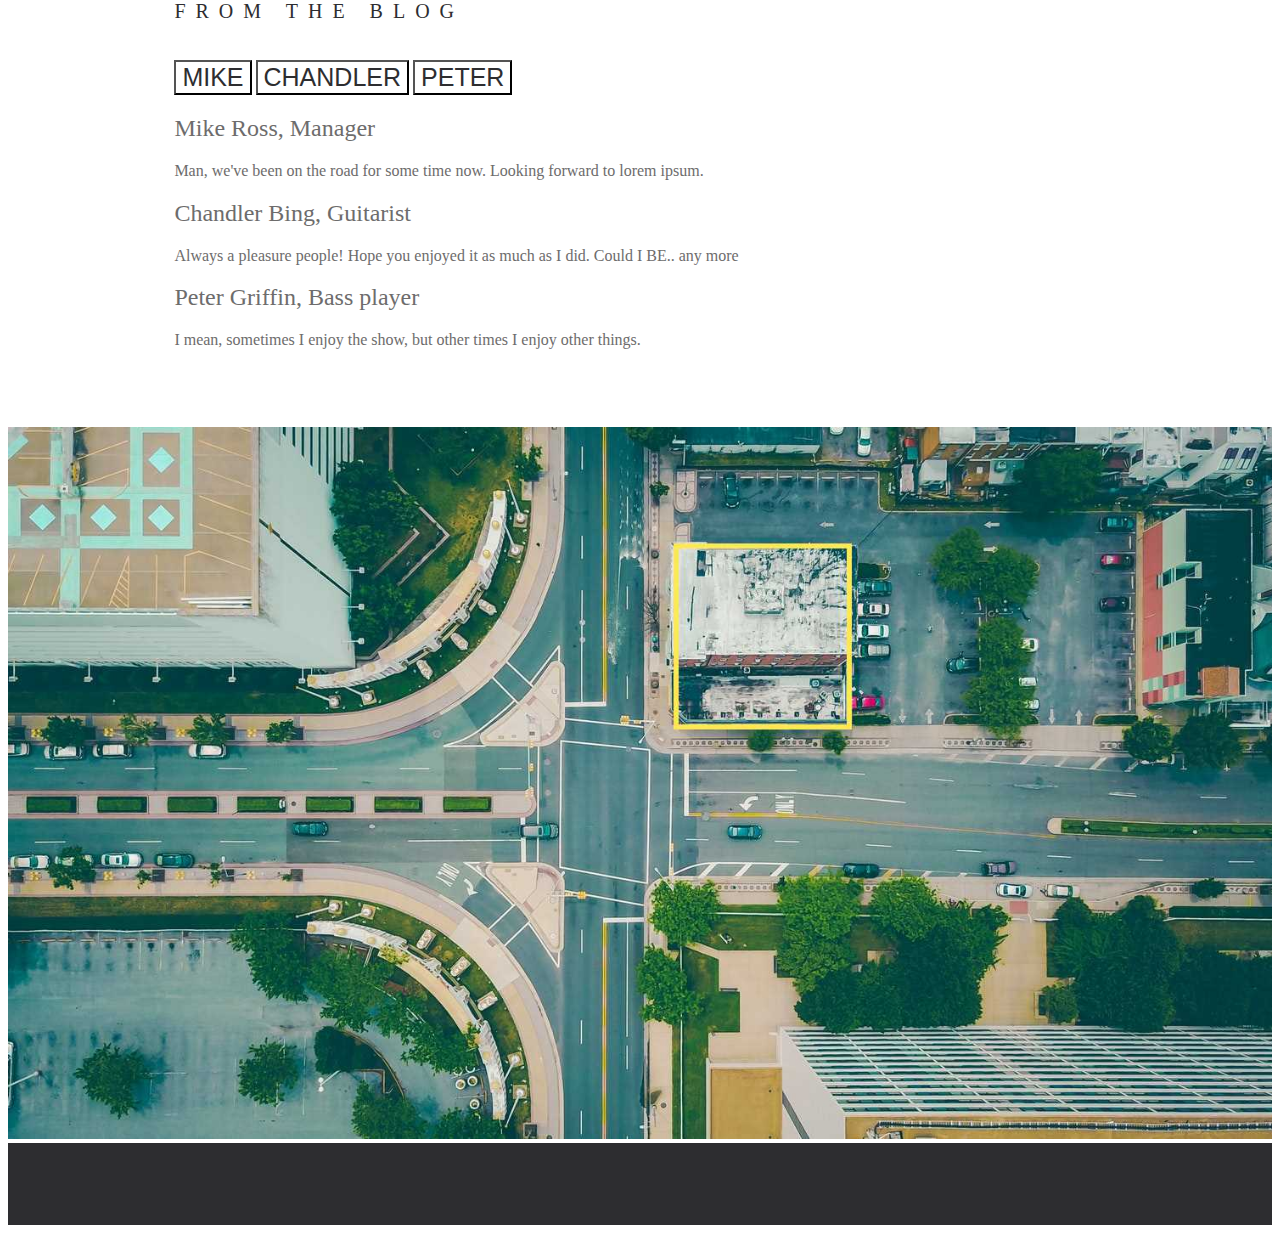
<file: the band web/index.html>
<!DOCTYPE html>
<html lang="en">
<head>
    <meta charset="UTF-8">
    <meta name="viewport" content="width=device-width, initial-scale=1.0">
    <meta http-equiv="X-UA-Compatible" content="ie=edge">
    <title>Document</title>


    <link href="https://cdn.jsdelivr.net/npm/bootstrap@5.1.1/dist/css/bootstrap.min.css" rel="stylesheet" integrity="sha384-F3w7mX95PdgyTmZZMECAngseQB83DfGTowi0iMjiWaeVhAn4FJkqJByhZMI3AhiU" crossorigin="anonymous">
    <script src="https://cdn.jsdelivr.net/npm/bootstrap@5.1.1/dist/js/bootstrap.bundle.min.js" integrity="sha384-/bQdsTh/da6pkI1MST/rWKFNjaCP5gBSY4sEBT38Q/9RBh9AH40zEOg7Hlq2THRZ" crossorigin="anonymous"></script>
    
    <script src="https://cdn.jsdelivr.net/npm/bootstrap@5.1.1/dist/js/bootstrap.min.js" integrity="sha384-skAcpIdS7UcVUC05LJ9Dxay8AXcDYfBJqt1CJ85S/CFujBsIzCIv+l9liuYLaMQ/" crossorigin="anonymous"></script>
    <link rel="stylesheet" href="style.css">


    
</head>
<body data-spy="scroll" data-target=".navbar" data-offset="50">

<nav class="navbar navbar-expand-lg fixed-top">
  <div class="container-fluid">
    <a class="navbar-brand" href="#">The Band</a>
    <button class="navbar-toggler" type="button" data-bs-toggle="collapse" data-bs-target="#navbarNav" aria-controls="navbarNav" aria-expanded="false" aria-label="Toggle navigation">
      <span class="navbar-toggler-icon"></span>
    </button>
    <div class="collapse navbar-collapse" id="navbarNav">
      <ul class="navbar-nav">
        <li class="nav-item">
          <a class="nav-link active" aria-current="page" href="#about">about</a>
        </li>
        <li class="nav-item">
          <a class="nav-link" href="#dates">tour dates</a>
        </li>
        <li class="nav-item">
          <a class="nav-link" href="#contact">contact</a>
        </li>
        <li class="nav-item">
          <a class="nav-link" href="#blog">the blog</a>
        </li>
      </ul>
    </div>
  </div>
</nav>


<div id="carouselExampleCaptions" class="carousel slide" data-bs-ride="carousel" style="">
        <div class="carousel-indicators">
          <button type="button" data-bs-target="#carouselExampleCaptions" data-bs-slide-to="0" class="active" aria-current="true" aria-label="Slide 1"></button>
          <button type="button" data-bs-target="#carouselExampleCaptions" data-bs-slide-to="1" aria-label="Slide 2"></button>
          <button type="button" data-bs-target="#carouselExampleCaptions" data-bs-slide-to="2" aria-label="Slide 3"></button>
        </div>
        <div class="carousel-inner">
          <div class="carousel-item active">
            <img src="pictures/chicago.jpg" class="d-block w-100" alt="...">
            <div class="carousel-caption d-none d-md-block">
              <h5>First slide label</h5>
              <p>Some representative placeholder content for the first slide.</p>
            </div>
          </div>
          <div class="carousel-item">
            <img src="pictures/la.jpg" class="d-block w-100" alt="...">
            <div class="carousel-caption d-none d-md-block">
              <h5>Second slide label</h5>
              <p>Some representative placeholder content for the second slide.</p>
            </div>
          </div>
          <div class="carousel-item">
            <img src="pictures/ny.jpg" class="d-block w-100" alt="...">
            <div class="carousel-caption d-none d-md-block">
              <h5>Third slide label</h5>
              <p>Some representative placeholder content for the third slide.</p>
            </div>
          </div>
        </div>
        <button class="carousel-control-prev" type="button" data-bs-target="#carouselExampleCaptions" data-bs-slide="prev">
          <span class="carousel-control-prev-icon" aria-hidden="true"></span>
          <span class="visually-hidden">Previous</span>
        </button>
        <button class="carousel-control-next" type="button" data-bs-target="#carouselExampleCaptions" data-bs-slide="next">
          <span class="carousel-control-next-icon" aria-hidden="true"></span>
          <span class="visually-hidden">Next</span>
        </button>
</div>


<div id="about" class="container-fluid-body container-fluid container">
    <div class="text-center">
        <h1 class="display-4 logo mb-5">The band</h1>
        <p class="body_text">Lorem ipsum dolor sit amet consectetur adipisicing elit. Placeat ullam tenetur architecto atque animi magnam quis veritatis dolor, voluptatem accusamus molestias deserunt veniam, sed odit debitis fugiat commodi iure, velit nihil voluptas. Earum consectetur facilis perspiciatis consequuntur aut tempore quia numquam, praesentium in aperiam iste accusamus suscipit ducimus cum commodi.§</p>
    </div>

    <div class="row profile_pic_holder container">
        <div class="col-sm-4">
            <div class="text-center">
                <p class="picture_name"><strong>Name</strong></p>
                <br>
                <img class="bandmember_pic" src="pictures/bandmember.jpg" alt="">
            </div>
        </div>

        <div class="col-sm-4">
            <div class="text-center">
                <p class="picture_name"><strong>Name</strong></p>
                <br>
                <img class="bandmember_pic" src="pictures/bandmember.jpg" alt="">
            </div>
        </div>

        <div class="col-sm-4">
            <div class="text-center">
                <p class="picture_name"><strong>Name</strong></p>
                <br>
                <div class="prof_picture_holder text-center">
                    <img class="bandmember_pic" src="pictures/bandmember.jpg" alt="">
                </div>
                
            </div>
        </div>

    </div>
</div>

<div class="grey_bg" id="dates">
    <div class="container-fluid container-fluid-body container">
        <div class="text-center">
            <h1 class="light_bg_heading">Tour Dates</h1>
            <br>
            <p class="italic" style="margin-bottom: 0.1px;">Lorem ipsum dolor sit.</p>
            <p class="italic">Lorem ipsum dolor sit amet consectetur.</p>
        </div>

        <div class="list-group-holder addPadding">
            <div class="list_group">
                <p>September &nbsp;&nbsp; <span class="badge bg-danger">Sold Out</span></p>
                <!-- <span class="ml-3 sold_out">Sold out</span> -->
            </div>
            
            <div class="list_group">
                <p>October &nbsp;&nbsp; <span class="badge bg-danger">Sold Out</span></p>
            </div>

            <div class="list_group">
                <p>November &nbsp;&nbsp; <span class="badge bg-danger rounded-pill">3</span></p>
            </div>
        </div>

        <div class="row addPadding" style="padding: 1px 10.2%">
            <div class="col-sm-4">
                <div class="card" style="">
                    <img src="pictures/paris.jpg" class="card-img-top" alt="...">
                    <div class="card-body text-center">
                        <h5 class="card-title">Paris</h5>
                        <p class="card-text">Sunday 29 November 2015</p>
                        <button type="button" class="btn btn-dark">Buy Ticket</button>
                    </div>
                </div>
            </div>

            <div class="col-sm-4">
                <div class="card" style="">
                    <img src="pictures/newyork.jpg" class="card-img-top" alt="...">
                    <div class="card-body text-center">
                        <h5 class="card-title">NewYork</h5>
                        <p class="card-text">Sunday 29 November 2015</p>
                        <button type="button" class="btn btn-dark">Buy Ticket</button>
                    </div>
                </div>
            </div>


            <div class="col-sm-4">
                <div class="card" style="">
                    <img src="pictures/sanfran.jpg" class="card-img-top" alt="...">
                    <div class="card-body text-center">
                        <h5 class="card-title" style="">Sanfran</h5>
                        <p class="card-text">Sunday 29 November 2015</p>
                        <button type="button" class="btn btn-dark">Buy Ticket</button>
                    </div>
                </div>
            </div>
        </div>


    </div>

</div>

<div id="contact" class="container-fluid-body container-fluid container">
    <div class="text-center">
        <h1 class="display-4 logo mb-5">Contact</h1>
    </div>

    <div class="row addPadding">
        <div class="col-md-4 mb-2">
            <p class="mb-3" style="color: #777;">Fan? Drop a note.</p>

            <p class="contact_details">Chicago, US</p>
            <p class="contact_details">Phone: +00 1515151515</p>
            <p class="contact_details">Email: mail@mail.com</p>
        </div>

        <div class="col-md-8">

            <div class="row mb-3">
                <div class="col-sm-6 form-group mb-3">
                <input class="form-control" id="name" name="name" placeholder="Name" type="text" required>
                </div>
                <div class="col-sm-6 form-group mb-3">
                <input class="form-control" id="email" name="email" placeholder="Email" type="email" required>
                </div>
            </div>
            <textarea style="height: 100px; font-size: 13px;" class="form-control mb-3" id="comments" name="comments" placeholder="Comment" rows="5"></textarea>
            <div class="row">
                <div class="col-md-12 form-group">
                    <button class="btn btn-dark pull-right" type="submit">Send</button>
                </div>
            </div> 

        </div>

        <div class="text-center mb-1" style="margin-top: 10%;">
          <h1 id="blog" class="display-4 logo mb-5">From The Blog</h1>
        </div>

        <nav class="" style="margin-top: 4%;">
            <div class="nav nav-tabs" id="nav-tab" role="tablist">
                <button class="nav-link active" id="nav-home-tab" data-bs-toggle="tab" data-bs-target="#nav-home" type="button" role="tab" aria-controls="nav-home" aria-selected="true">Mike</button>
                <button class="nav-link" id="nav-profile-tab" data-bs-toggle="tab" data-bs-target="#nav-profile" type="button" role="tab" aria-controls="nav-profile" aria-selected="false">Chandler</button>
                <button class="nav-link" id="nav-contact-tab" data-bs-toggle="tab" data-bs-target="#nav-contact" type="button" role="tab" aria-controls="nav-contact" aria-selected="false">Peter</button>
            </div>
        </nav>
        <div class="tab-content" id="nav-tabContent">
            <div class="tab-pane fade show active" id="nav-home" role="tabpanel" aria-labelledby="nav-home-tab">
                    <h2 class="mt-4">Mike Ross, Manager</h2>
                    <p>Man, we've been on the road for some time now. Looking forward to lorem ipsum.</p>
            </div>
            <div class="tab-pane fade" id="nav-profile" role="tabpanel" aria-labelledby="nav-profile-tab">
                    <h2 class="mt-4">Chandler Bing, Guitarist</h2>
                    <p>Always a pleasure people! Hope you enjoyed it as much as I did. Could I BE.. any more 
            </div>
            <div class="tab-pane fade" id="nav-contact" role="tabpanel" aria-labelledby="nav-contact-tab">
                    <h2 class="mt-4">Peter Griffin, Bass player</h2>
                    <p>I mean, sometimes I enjoy the show, but other times I enjoy other things.</p>
            </div>
        </div>

    </div>

</div>

<img src="pictures/map.jpg" class="img-fluid" style="width: 100%;" alt="...">

<footer class="text-center">
    <br>
</footer>

<script>
$(document).ready(function(){
  // Initialize Tooltip
  $('[data-toggle="tooltip"]').tooltip(); 
})
</script>


    
</body>
</html>
</file>
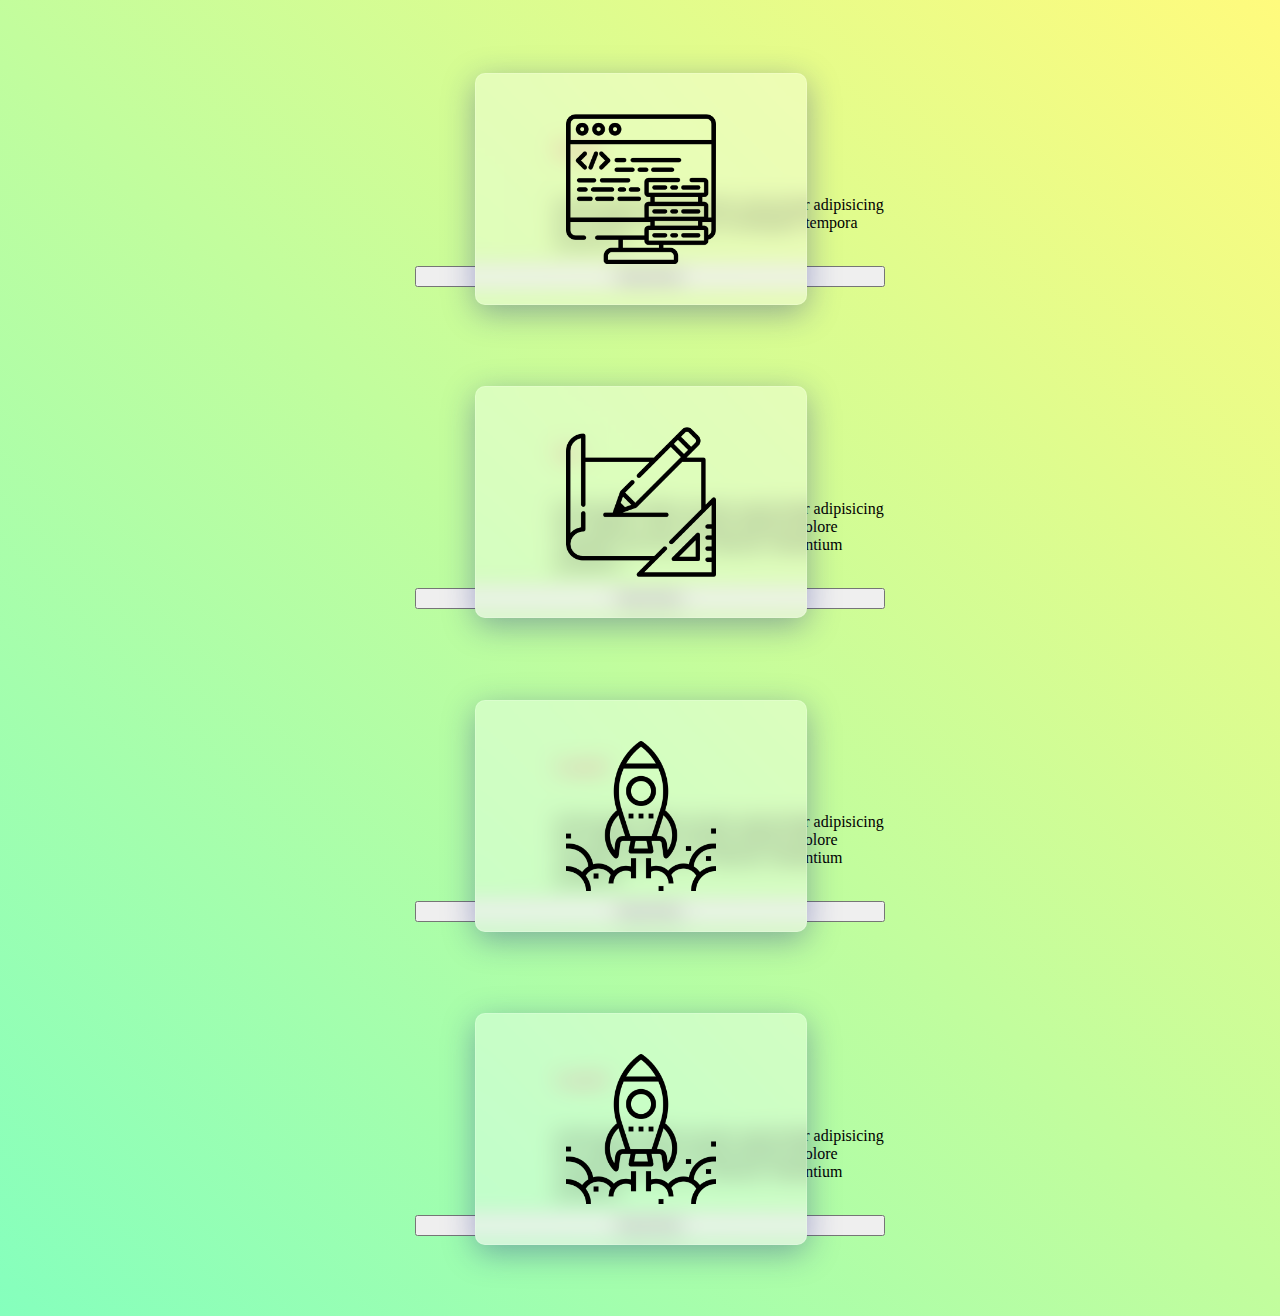
<file: ui cards hover 2/index.html>
<!DOCTYPE html>
<html lang="en">
<head>
    <meta charset="UTF-8">
    <meta http-equiv="X-UA-Compatible" content="IE=edge">
    <meta name="viewport" content="width=device-width, initial-scale=1.0">
    <title>Document</title>

    
    <link rel="stylesheet" href="style.css">
    <script src="https://ajax.googleapis.com/ajax/libs/jquery/3.5.1/jquery.min.js"></script>


    <link href="https://cdn.jsdelivr.net/npm/bootstrap@5.1.2/dist/css/bootstrap.min.css" rel="stylesheet" integrity="sha384-uWxY/CJNBR+1zjPWmfnSnVxwRheevXITnMqoEIeG1LJrdI0GlVs/9cVSyPYXdcSF" crossorigin="anonymous">
    <script src="https://cdn.jsdelivr.net/npm/bootstrap@5.1.2/dist/js/bootstrap.bundle.min.js" integrity="sha384-kQtW33rZJAHjgefvhyyzcGF3C5TFyBQBA13V1RKPf4uH+bwyzQxZ6CmMZHmNBEfJ" crossorigin="anonymous"></script>

    <script src="https://cdn.jsdelivr.net/npm/@popperjs/core@2.10.2/dist/umd/popper.min.js" integrity="sha384-7+zCNj/IqJ95wo16oMtfsKbZ9ccEh31eOz1HGyDuCQ6wgnyJNSYdrPa03rtR1zdB" crossorigin="anonymous"></script>
    <script src="https://cdn.jsdelivr.net/npm/bootstrap@5.1.2/dist/js/bootstrap.min.js" integrity="sha384-PsUw7Xwds7x08Ew3exXhqzbhuEYmA2xnwc8BuD6SEr+UmEHlX8/MCltYEodzWA4u" crossorigin="anonymous"></script>
</head>
<body>

    <div class="container container-fluid mt-5 ">
        <div class="row cards-section">


            <div class="col-md-6">
                <div class="card_holder">
                    <div class="card">
                        <div class="imgBox">
                            <img src="resources/data.png" alt="">
                        </div>
                        <div class="contentBox">
                            <h4>Design</h4>
                            <p>Lorem ipsum dolor sit amet consectetur adipisicing elit. Eveniet, ut architecto consequatur tempora nostrum in.</p>
                            <button class="btn btn-primary" style="margin-left: -140px;">Read More</button>
                        </div>
                    </div>
                </div>
            </div>

            <div class="col-md-6">
                <div class="card_holder">
                    <div class="card shadow">
                        <div class="imgBox">
                            <img src="resources/sketch.png" alt="">
                        </div>
                        <div class="contentBox">
                            <h4>Test</h4>
                            <p>Lorem ipsum dolor sit amet consectetur adipisicing elit. Adipisci, unde. Pariatur dolorum dolore voluptate velit sint est. Laborum, laudantium quisquam!</p>
                            <button class="btn btn-primary" style="margin-left: -140px;">Read More</button>
                        </div>
                    </div>
                </div>
            </div>

            <div class="col-md-6">
                <div class="card_holder">
                    <div class="card shadow">
                        <div class="imgBox">
                            <img src="resources/startup.png" alt="">
                        </div>
                        <div class="contentBox">
                            <h4>Launch</h4>
                            <p>Lorem ipsum dolor sit amet consectetur adipisicing elit. Adipisci, unde. Pariatur dolorum dolore voluptate velit sint est. Laborum, laudantium quisquam!</p>
                            <button class="btn btn-primary" style="margin-left: -140px;">Read More</button>
                        </div>
                    </div>
                </div>
            </div>

            <div class="col-md-6">
                <div class="card_holder">
                    <div class="card shadow">
                        <div class="imgBox">
                            <img src="resources/startup.png" alt="">
                        </div>
                        <div class="contentBox">
                            <h4>Launch</h4>
                            <p>Lorem ipsum dolor sit amet consectetur adipisicing elit. Adipisci, unde. Pariatur dolorum dolore voluptate velit sint est. Laborum, laudantium quisquam!</p>
                            <button class="btn btn-primary" style="margin-left: -140px;">Read More</button>
                        </div>
                    </div>
                </div>
            </div>

            
        </div>
    </div>

    
    
</body>
</html>
</file>
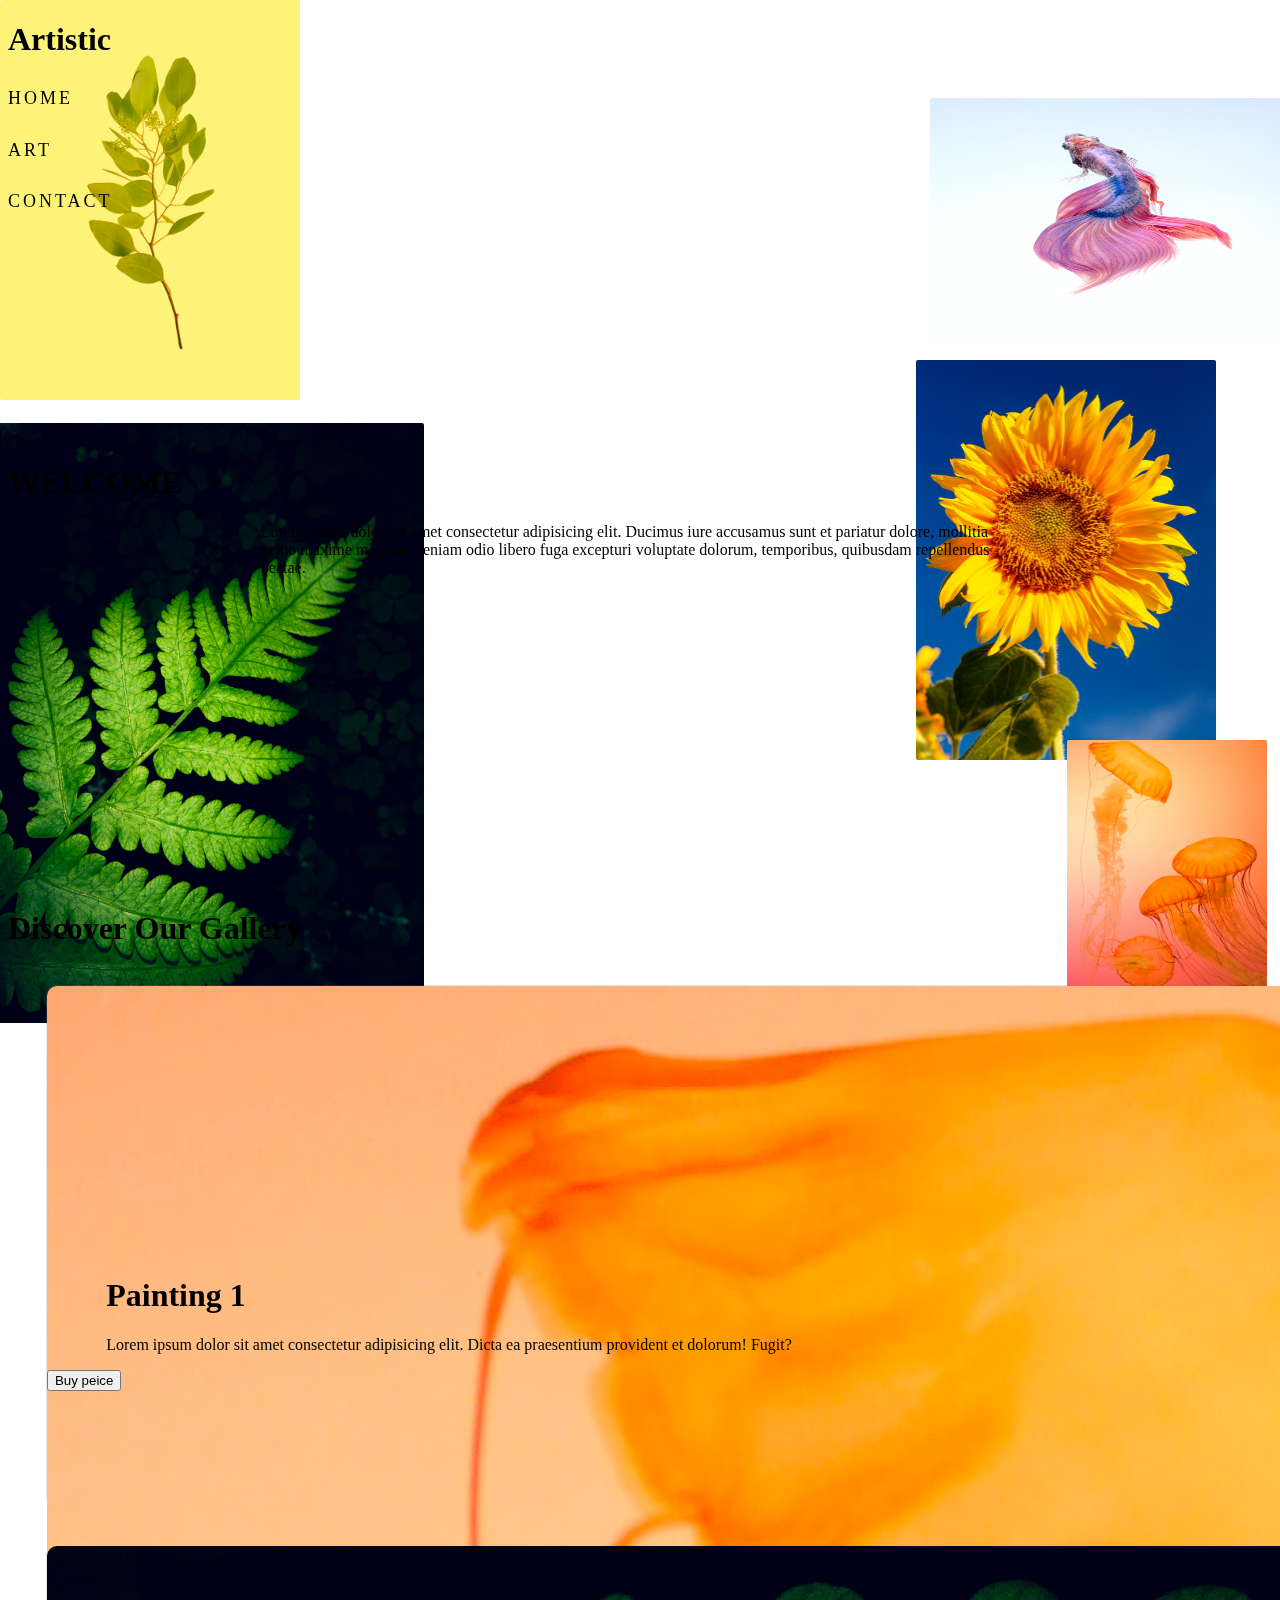
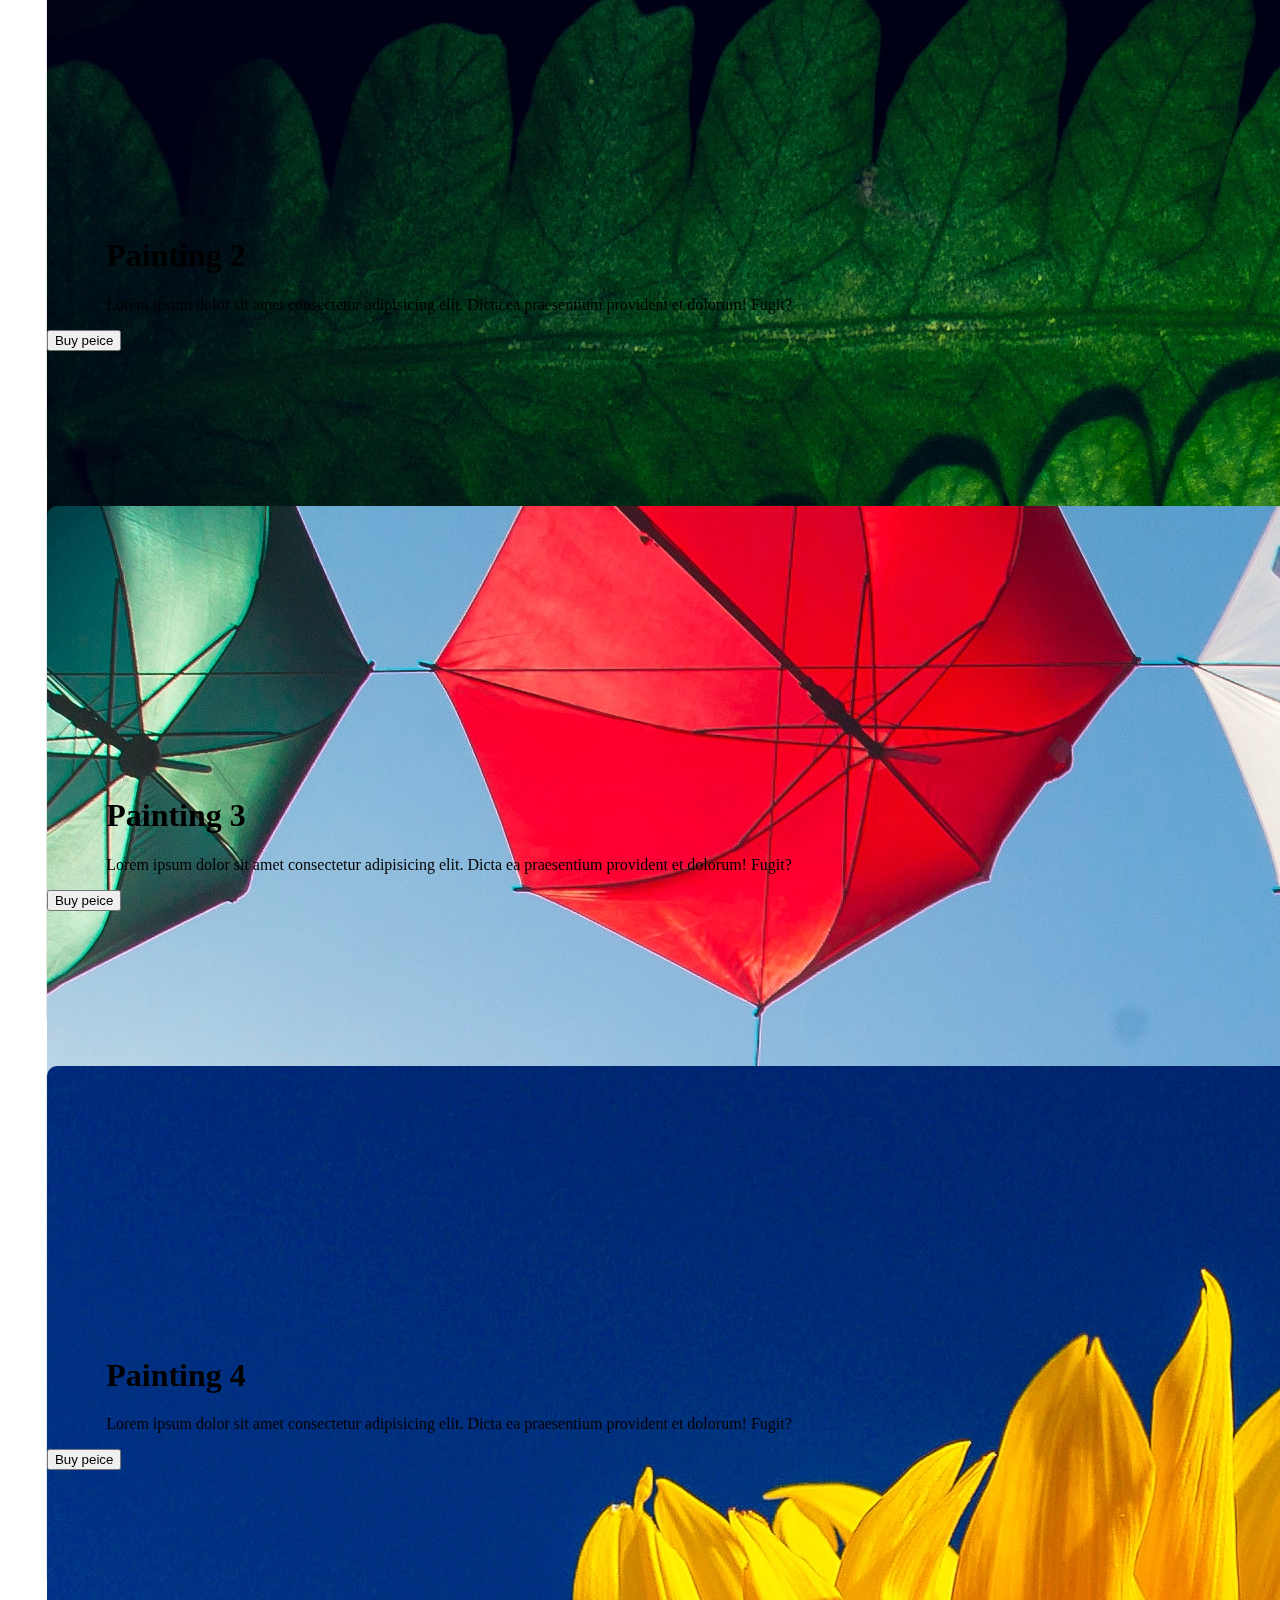
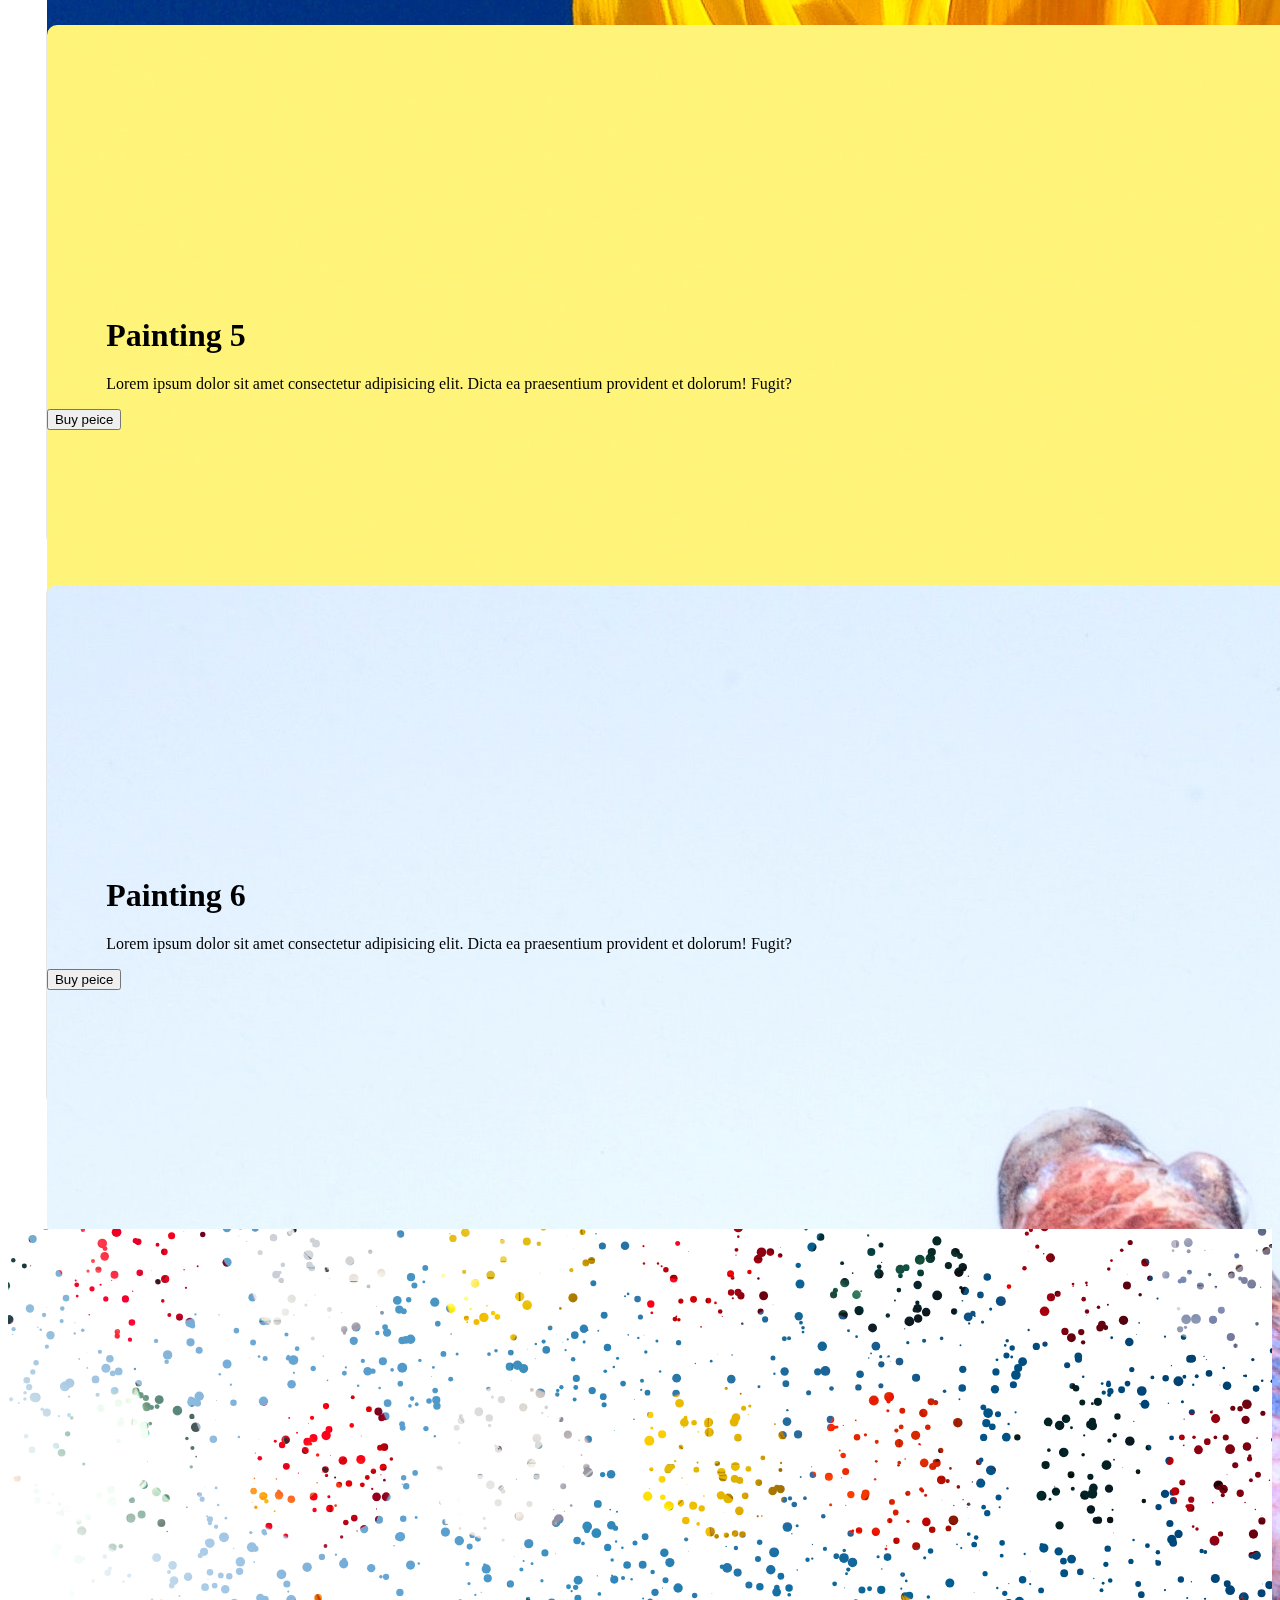
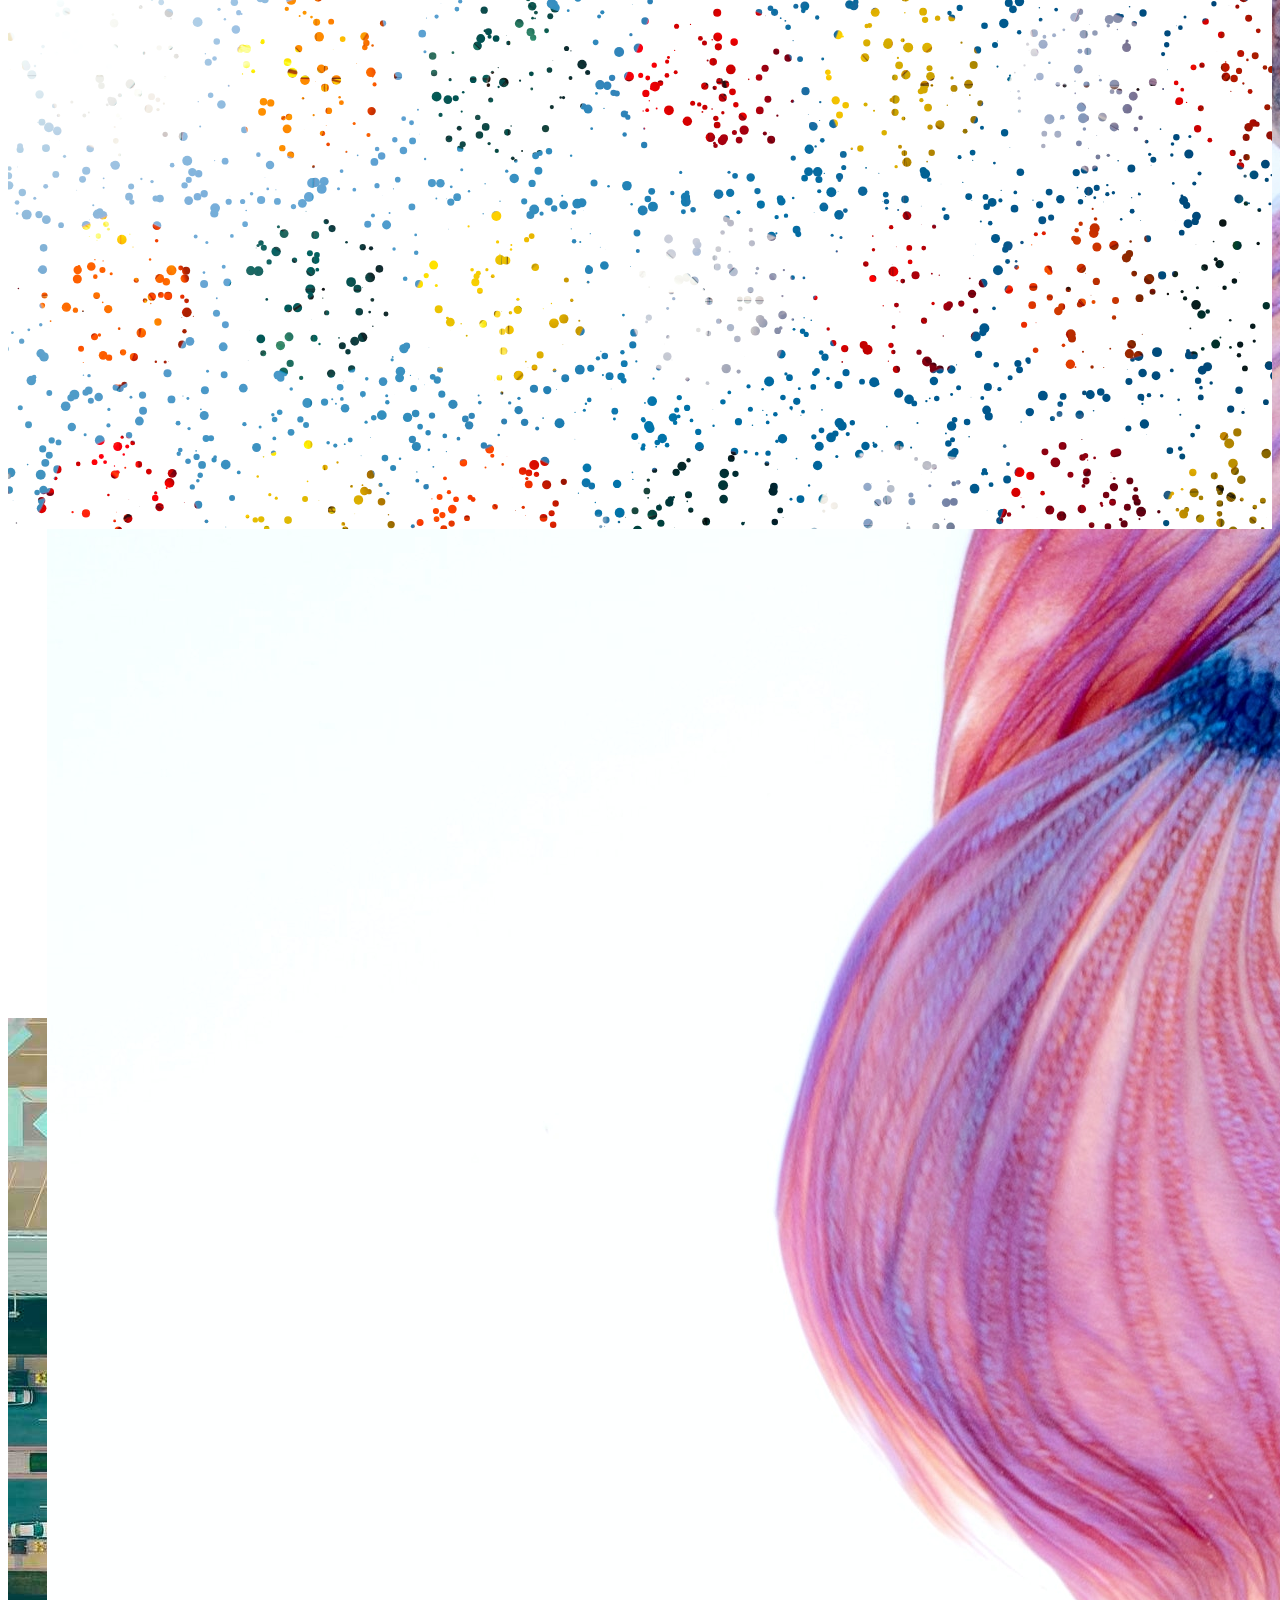
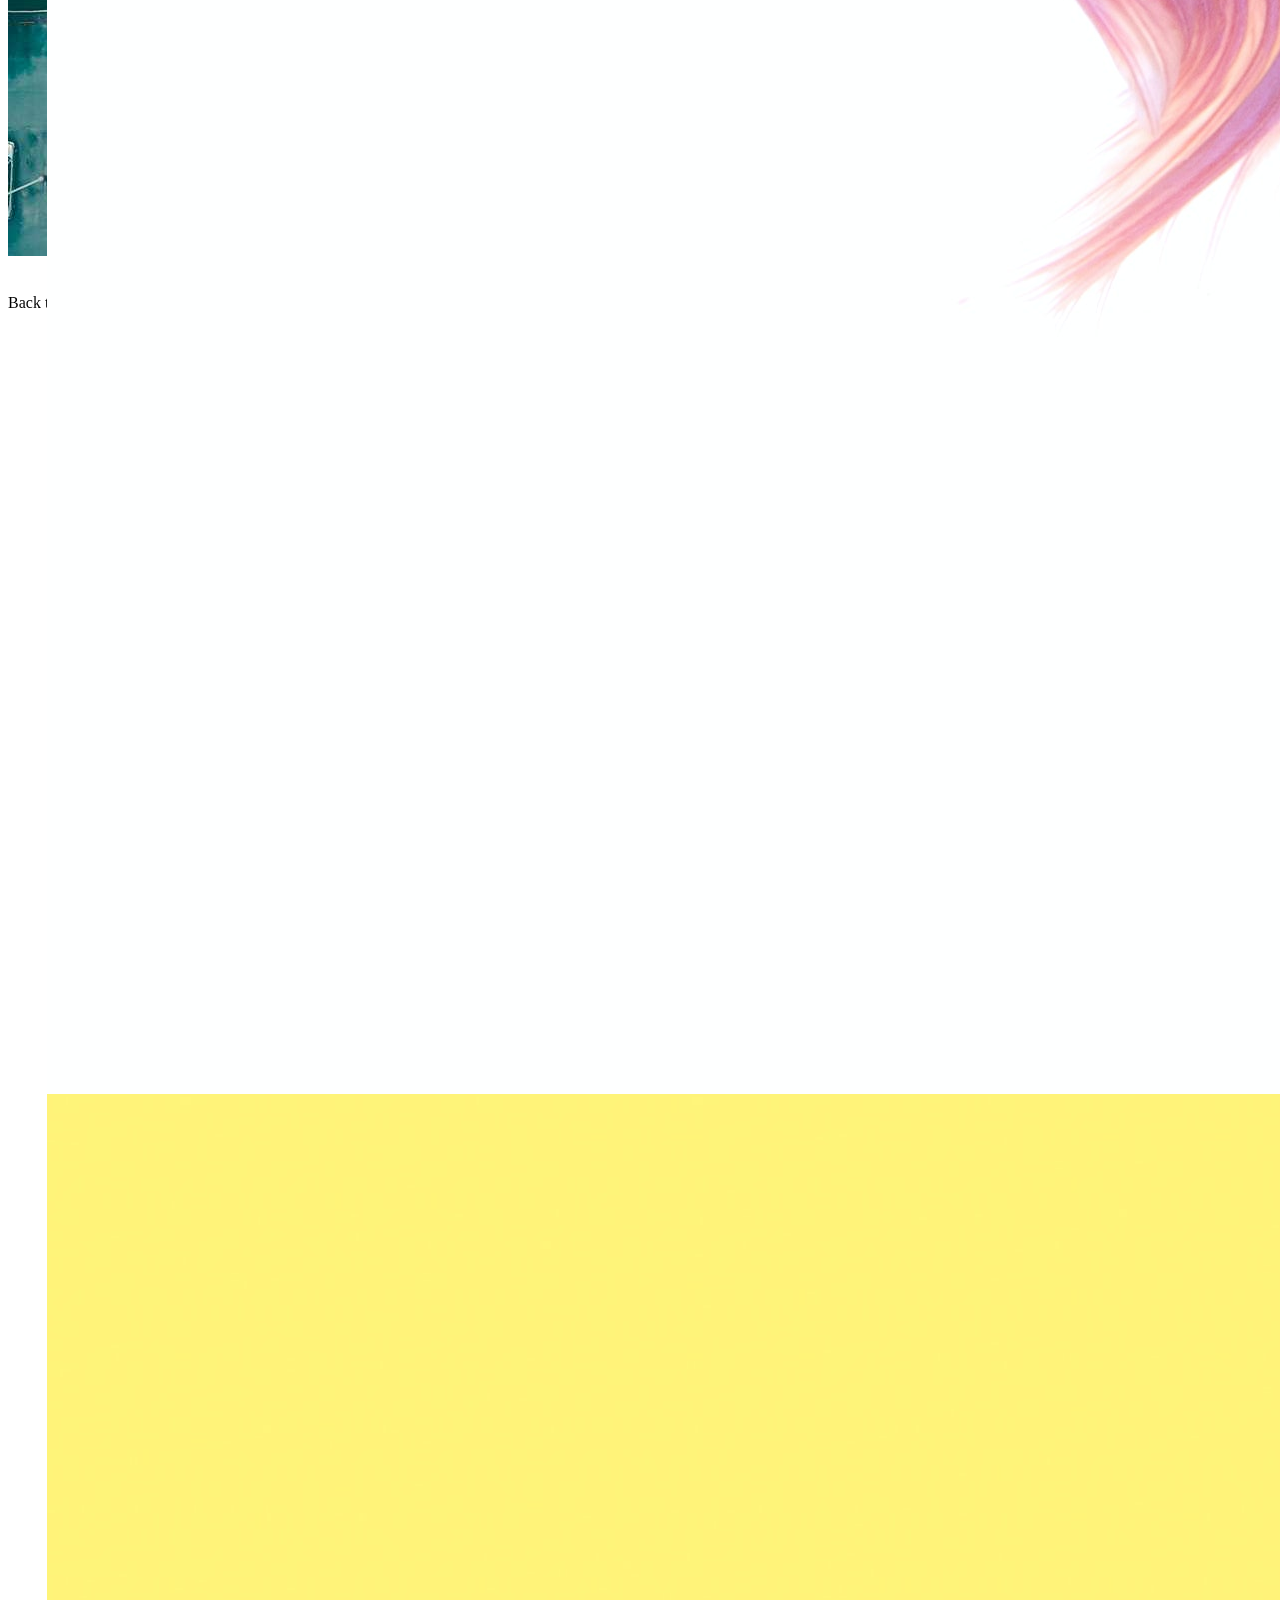
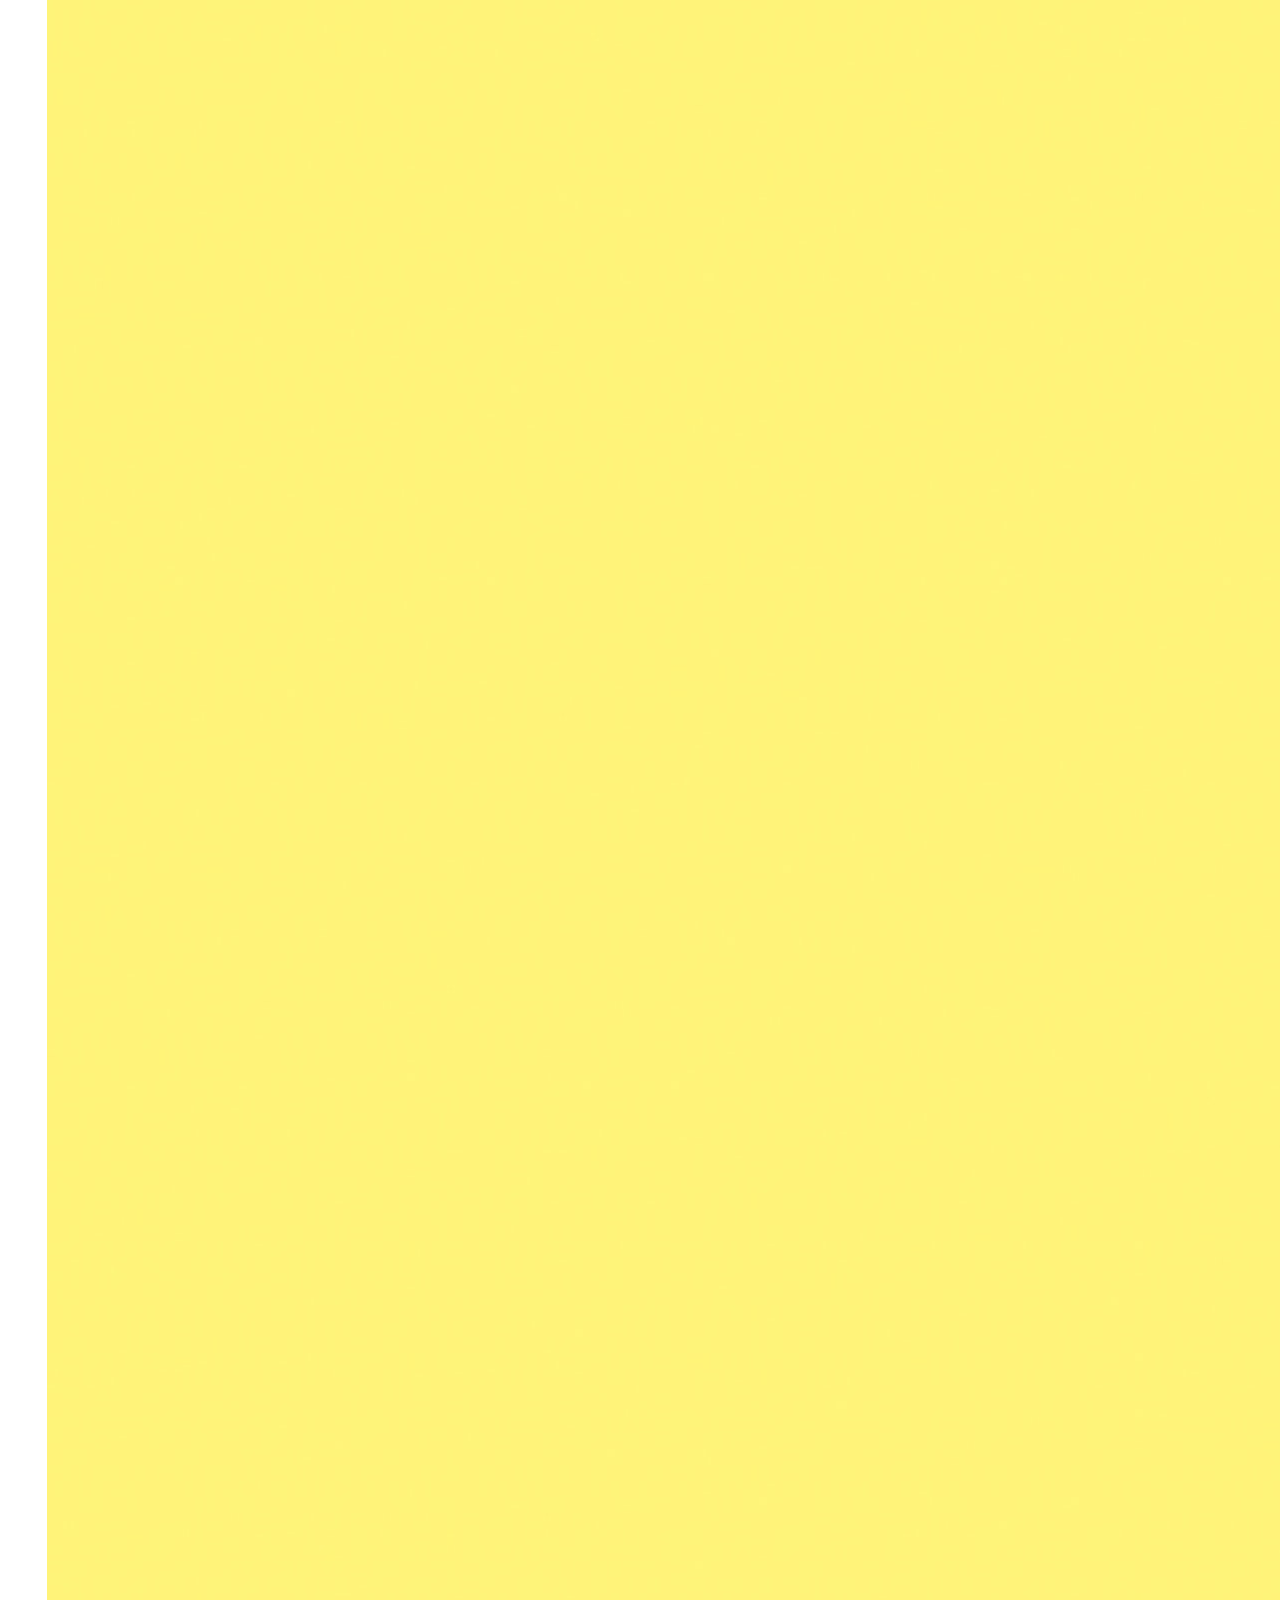
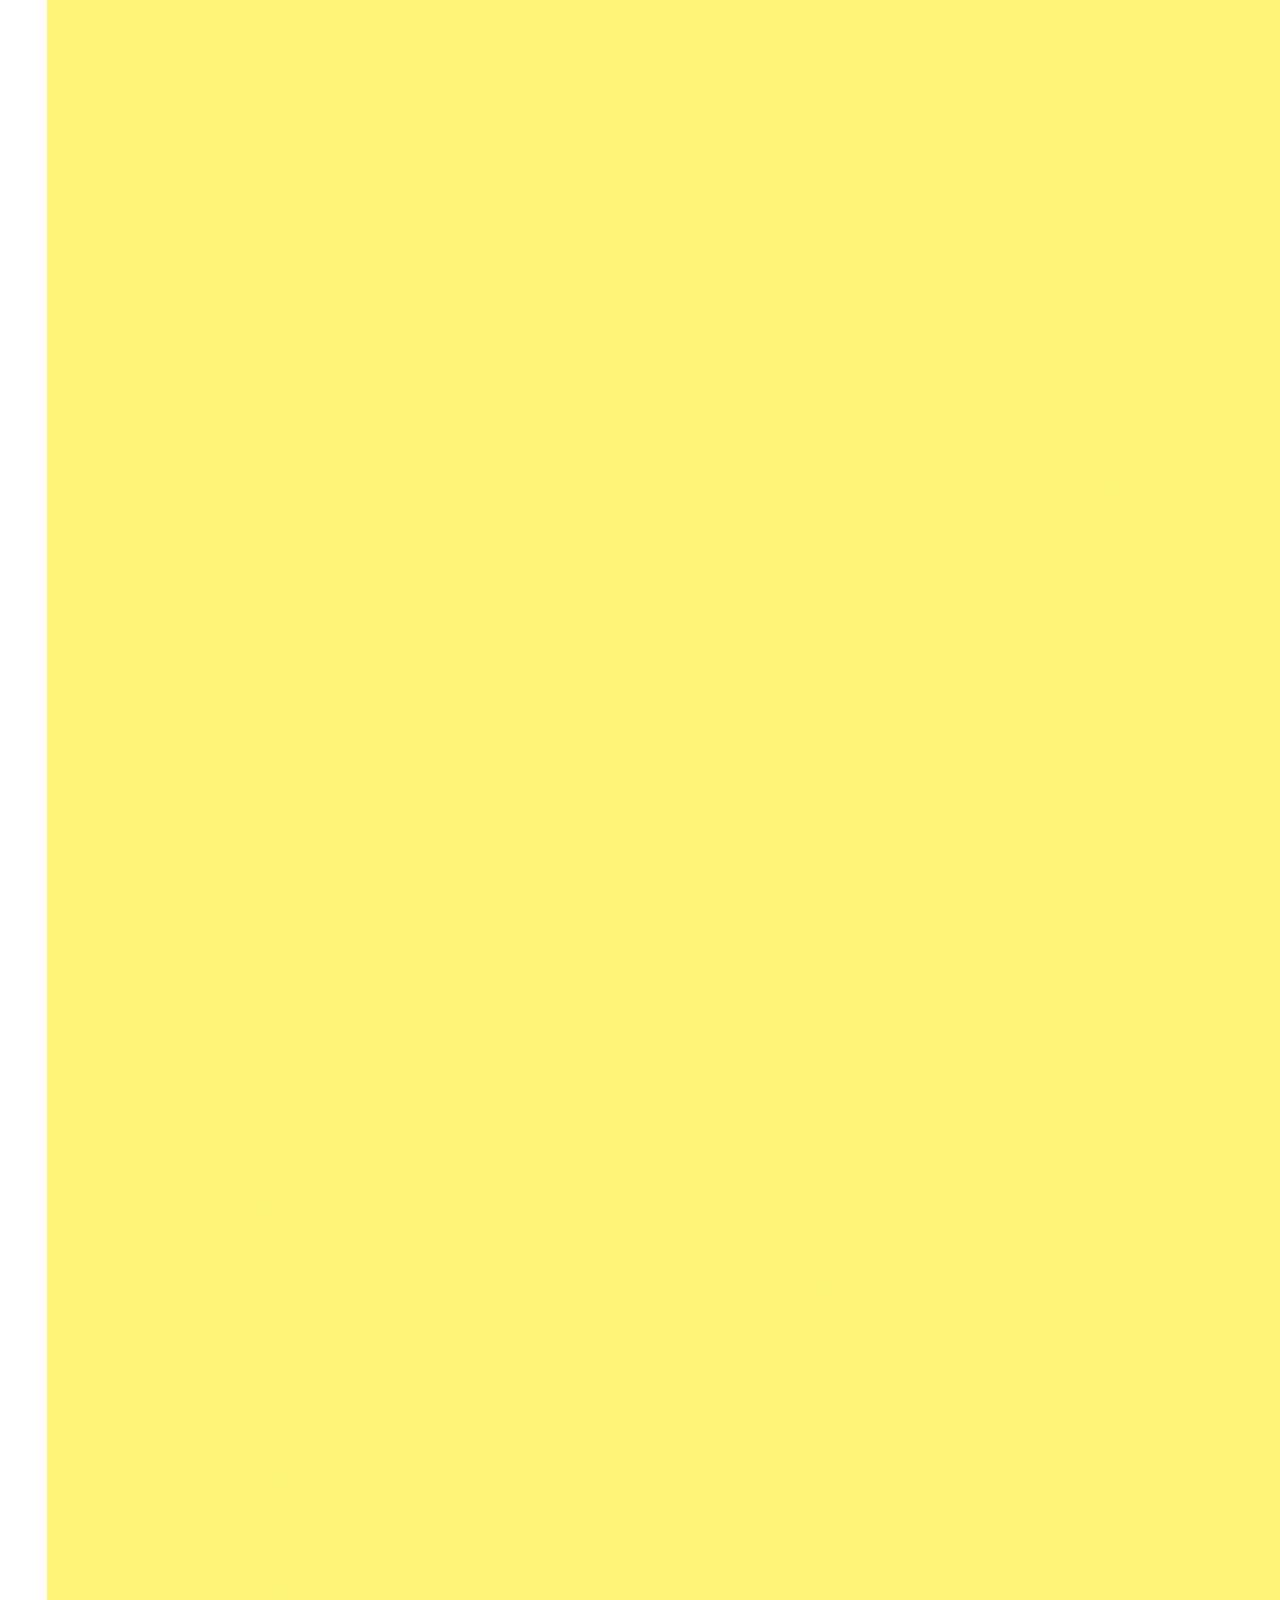
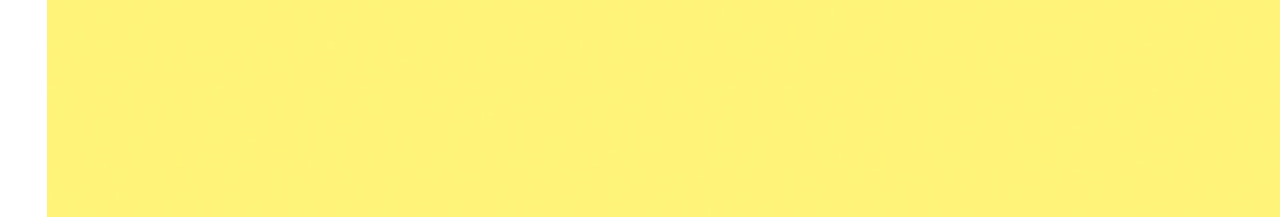
<file: particles/particles/index.html>
<!DOCTYPE html>
<html lang="en">
<head>
    <meta charset="UTF-8">
    <meta name="viewport" content="width=device-width, initial-scale=1.0">
    <meta http-equiv="X-UA-Compatible" content="ie=edge">
    <title>Document</title>

    <link href="https://cdn.jsdelivr.net/npm/bootstrap@5.1.1/dist/css/bootstrap.min.css" rel="stylesheet" integrity="sha384-F3w7mX95PdgyTmZZMECAngseQB83DfGTowi0iMjiWaeVhAn4FJkqJByhZMI3AhiU" crossorigin="anonymous">
    <script src="https://cdn.jsdelivr.net/npm/bootstrap@5.1.1/dist/js/bootstrap.bundle.min.js" integrity="sha384-/bQdsTh/da6pkI1MST/rWKFNjaCP5gBSY4sEBT38Q/9RBh9AH40zEOg7Hlq2THRZ" crossorigin="anonymous"></script>

    <script src="https://cdn.jsdelivr.net/npm/@popperjs/core@2.9.3/dist/umd/popper.min.js" integrity="sha384-W8fXfP3gkOKtndU4JGtKDvXbO53Wy8SZCQHczT5FMiiqmQfUpWbYdTil/SxwZgAN" crossorigin="anonymous"></script>
    <script src="https://cdn.jsdelivr.net/npm/bootstrap@5.1.1/dist/js/bootstrap.min.js" integrity="sha384-skAcpIdS7UcVUC05LJ9Dxay8AXcDYfBJqt1CJ85S/CFujBsIzCIv+l9liuYLaMQ/" crossorigin="anonymous"></script>

    <link rel="stylesheet" href="style.css">
</head>
<body>


    <div class="main-display">

        <div class="hero">
            <div class="shadow fixed-top mb-5">
                <nav class="navbar nav container container-fluid d-flex space-between">
                    <div class="">
                        <h1 class="logo display-4 mt-3">Artistic</h1>
                    </div>

                    <div class="d-flex">
                        <h5 class="nav-link">Home</h5>
                        <h5 class="nav-link">art</h5>
                        <h5 class="nav-link">Contact</h5>
                    </div>
                </nav>
            </div>


        


            <div class="container container-fluid" style="margin-top: 20%;">
                <div class="text-center d-flex align-items-center justify-content-center flex-column">
                    <h1 class="display-1">WELCOME</h1>
                    <p style="padding: 0 20% !important;">Lorem ipsum dolor, sit amet consectetur adipisicing elit. Ducimus iure accusamus sunt et pariatur dolore, mollitia nemo maxime magnam veniam odio libero fuga excepturi voluptate dolorum, temporibus, quibusdam repellendus beatae.</p>
                </div>
            </div>
        </div>



        


        <div class="img-display">
            <img style="width: 300px; height: 400px;;" class="shadow shadow" src="resources/pexels-allec-gomes-5266276.jpg" alt="">
            <img style="width: 350px; height: 250px; right: 0; top: 98px;" class="shadow" src="resources/pexels-chevanon-photography-325045.jpg" alt="">
            <img style="height: 400px; height: 400px; right: 5%; top: 40%;" class="shadow" src="resources/pexels-iconcom-1214259.jpg" alt="">
            <img style="width: 350; height: 600px; top: 47%; left: -2%; transform: rotate(180deg); transform: rotateX(180deg);" src="resources/pexels-tausif-hossain-1226302.jpg" class="shadow" alt="">
            <img style="height: 250px; width: 200px; bottom: -10%; right: 1%;" src="resources/pexels-zetong-li-1784578.jpg" class="shadow shadow shadow" alt="">
        </div>
    </div>


    <div class="art-display bg-light" style="">
            <div class="container container-fluid">
                <div class="row">
                    <h1 style="margin-top: 5%;" class="display-1 text-center mb-5">Discover Our Gallery</h1>

                    <div class="col-sm-4 mb-5">
                        <div class="content-holder shadow">
                            <div class="img-holder w-100 shadow">
                                <img src="resources/pexels-zetong-li-1784578.jpg" class="w-100 h-100" alt="">
                            </div>

                            <h1 class="display-4 mt-3">Painting 1</h1>
                            <p>Lorem ipsum dolor sit amet consectetur adipisicing elit. Dicta ea praesentium provident et dolorum! Fugit?</p>
                            <div class="text-center">
                                <button class="btn btn-outline-dark">Buy peice</button>
                            </div>
                        </div>
                    </div>

                    <div class="col-sm-4 mb-5">
                        <div class="content-holder shadow">
                            <div class="img-holder w-100 shadow">
                                <img src="resources/pexels-tausif-hossain-1226302.jpg" class="w-100 h-100" alt="">
                            </div>

                            <h1 class="display-4 mt-3">Painting 2</h1>
                            <p>Lorem ipsum dolor sit amet consectetur adipisicing elit. Dicta ea praesentium provident et dolorum! Fugit?</p>
                            <div class="text-center">
                                <button class="btn btn-outline-dark">Buy peice</button>
                            </div>
                        </div>
                    </div>

                    <div class="col-sm-4 mb-5">
                        <div class="content-holder shadow">
                            <div class="img-holder w-100 shadow">
                                <img src="resources/pexels-emrah-ayvali-2499951.jpg" class="w-100 h-100" alt="">
                            </div>

                            <h1 class="display-4 mt-3">Painting 3</h1>
                            <p>Lorem ipsum dolor sit amet consectetur adipisicing elit. Dicta ea praesentium provident et dolorum! Fugit?</p>
                            <div class="text-center">
                                <button class="btn btn-outline-dark">Buy peice</button>
                            </div>
                        </div>
                    </div>


                    <div class="col-sm-4 mb-5">
                        <div class="content-holder shadow">
                            <div class="img-holder w-100 shadow">
                                <img src="resources/pexels-iconcom-1214259.jpg" class="w-100 h-100" alt="">
                            </div>

                            <h1 class="display-4 mt-3">Painting 4</h1>
                            <p>Lorem ipsum dolor sit amet consectetur adipisicing elit. Dicta ea praesentium provident et dolorum! Fugit?</p>
                            <div class="text-center">
                                <button class="btn btn-outline-dark">Buy peice</button>
                            </div>
                        </div>
                    </div>

                    <div class="col-sm-4 mb-5">
                        <div class="content-holder shadow">
                            <div class="img-holder w-100 shadow">
                                <img src="resources/pexels-allec-gomes-5266276.jpg" class="w-100 h-100" alt="">
                            </div>

                            <h1 class="display-4 mt-3">Painting 5</h1>
                            <p>Lorem ipsum dolor sit amet consectetur adipisicing elit. Dicta ea praesentium provident et dolorum! Fugit?</p>
                            <div class="text-center">
                                <button class="btn btn-outline-dark">Buy peice</button>
                            </div>
                        </div>
                    </div>

                    <div class="col-sm-4 mb-5">
                        <div class="content-holder shadow">
                            <div class="img-holder w-100 shadow">
                                <img src="resources/pexels-chevanon-photography-325045.jpg" class="w-100 h-100" alt="">
                            </div>

                            <h1 class="display-4 mt-3">Painting 6</h1>
                            <p>Lorem ipsum dolor sit amet consectetur adipisicing elit. Dicta ea praesentium provident et dolorum! Fugit?</p>
                            <div class="text-center">
                                <button class="btn btn-outline-dark">Buy peice</button>
                            </div>
                        </div>
                    </div>

                    
                </div>
            </div>
    </div>


    <div class="particle-section">
        <div class="bg-holder d-flex justify-content-center align-items-center">
            <img src="resources/pexels-emrah-ayvali-2499951.jpg" class="img-bg" alt="">
            
            <div id="particles-js">
                    <div class="particles-js-canvas-el"></div>
            </div>

            <h1 class="display-1 text-white msg-display">Hello there...</h1>
        
        </div>
    </div>


    <div class="contact-section container container-fluid container-fluid-content mt-5">
        <div class="text-center">
            <h1 class="display-4 logo mb-5">Contact us</h1>
        </div>

        <div class="row">
            <div class="col-md-4 mb-2">
                <p class="mb-3" style="color: #777;">Fan? Drop a note.</p>

                <p class="contact_details">Chicago, US</p>
                <p class="contact_details">Phone: +00 1515151515</p>
                <p class="contact_details">Email: mail@mail.com</p>
            </div>

            <div class="col-md-8">

                <div class="row mb-3">
                    <div class="col-sm-6 form-group mb-3">
                    <input class="form-control" id="name" name="name" placeholder="Name" type="text" required>
                    </div>
                    <div class="col-sm-6 form-group mb-3">
                    <input class="form-control" id="email" name="email" placeholder="Email" type="email" required>
                    </div>
                </div>
                <textarea style="height: 100px; font-size: 13px;" class="form-control mb-3" id="comments" name="comments" placeholder="Comment" rows="5"></textarea>
                <div class="row">
                    <div class="col-md-12 form-group">
                        <button class="btn btn-dark pull-right" type="submit">Send</button>
                    </div>
                </div> 


            </div>
        </div>
    </div>

    <img src="resources/map.jpg" class="w-100 img-fluid" alt="">


    <footer class="text-center mt-5 mb-5">
        <br>
        <p>Back to top</p> 
    </footer>



    <script src="particles.js-master/particles.js"></script>
    <script src="particles.js-master/demo/js/app.js"></script>

    
</body>
</html>
</file>
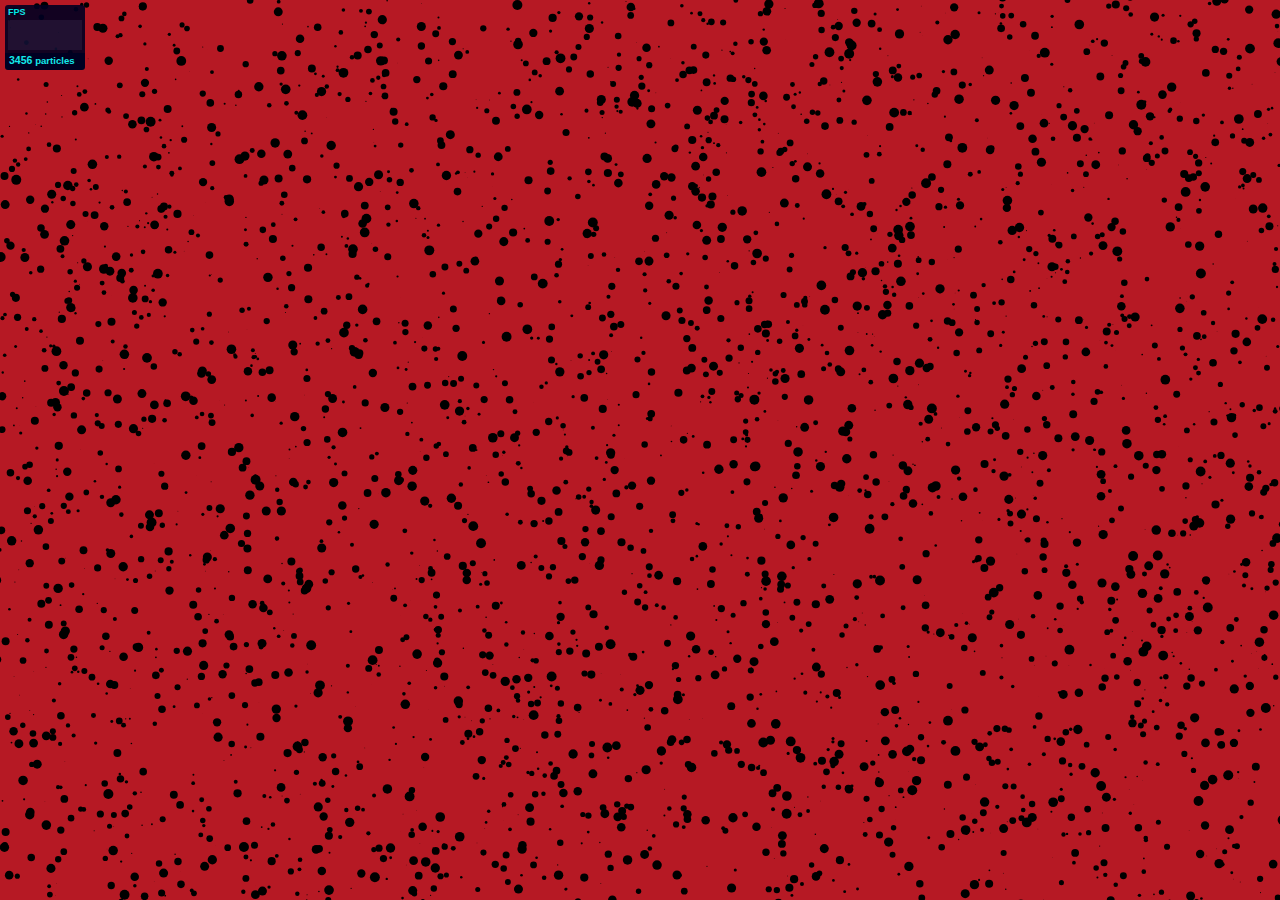
<file: particles/particles/particles.js-master/demo/index.html>
<!DOCTYPE html>
<html lang="en">
<head>
  <meta charset="utf-8">
  <title>particles.js</title>
  <meta name="description" content="particles.js is a lightweight JavaScript library for creating particles.">
  <meta name="author" content="Vincent Garreau" />
  <meta name="viewport" content="width=device-width, initial-scale=1.0, minimum-scale=1.0, maximum-scale=1.0, user-scalable=no">
  <link rel="stylesheet" media="screen" href="css/style.css">
</head>
<body>

<!-- count particles -->
<div class="count-particles">
  <span class="js-count-particles">--</span> particles
</div>

<!-- particles.js container -->
<div id="particles-js"></div>

<!-- scripts -->
<script src="../particles.js"></script>
<script src="js/app.js"></script>

<!-- stats.js -->
<script src="js/lib/stats.js"></script>
<script>
  var count_particles, stats, update;
  stats = new Stats;
  stats.setMode(0);
  stats.domElement.style.position = 'absolute';
  stats.domElement.style.left = '0px';
  stats.domElement.style.top = '0px';
  document.body.appendChild(stats.domElement);
  count_particles = document.querySelector('.js-count-particles');
  update = function() {
    stats.begin();
    stats.end();
    if (window.pJSDom[0].pJS.particles && window.pJSDom[0].pJS.particles.array) {
      count_particles.innerText = window.pJSDom[0].pJS.particles.array.length;
    }
    requestAnimationFrame(update);
  };
  requestAnimationFrame(update);
</script>

</body>
</html>
</file>
<file: animating-card-holder/style.css>
body{
    min-height: 100vh;
    background: rgb(19, 19, 19) !important;
    /* display: flex;;
    align-items: center;
    justify-content: center; */

}

.card_holder{
    display: flex;
    align-items: center;
    justify-content: center;
}

.card{
    /* position: relative;
    top: 0;
    left: 0; */
    height: 450px;
    width: 320px;
    background: rgb(35, 35, 35);
    border-radius: 20px;
    transition: 1s ease-in-out;
    overflow: hidden;
}

.card::before{
    content: "";
    position: absolute;
    top: 0px;
    left: 0px;
    width: 100%;
    height: 100%;
    clip-path: circle(150px at 80% 20%);
    transition: all 0.5s ease-in-out 0s;
}

.card::after{
    content: "Nike";
    position: absolute;
    top: 30%;
    left: -20%;
    font-size: 12em;
    font-weight: 800;
    font-style: italic;
    color: rgba(255, 255, 255, 0.05);
}

.img-box{
    position: absolute;
    top: 50%;
    left: 50%;
    transform: translate(-50%, -50%);
    height: 220px;
    width: 230px;
    transition: 0.4s ease-in-out;

}

.img-box img{
    height: 100%;
    width: 100%;
    border-radius: 50%;
    
}


.content-box{
    position: absolute;
    bottom: 0;
    left: 50%;
    transform: translateX(-50%);
    height: 73px;
    transition: 0.5s ease-in-out;
}

.color, .size{
    visibility: hidden;
    opacity: 0;
    transition: 1.5s ease-in-out;
}

.size h3, .color h3{
    font-size: 18px;
    text-transform: uppercase;
    font-weight: 400;
    margin-right: 10px;
}

.size div{
    margin: 1.66%;
    width: 26px;
    height: 26px;
    border-radius: 5px;
    background: white;
    display: flex;
    align-items: center;
    justify-content: center;
    color: black;
}

.color div{
    height: 19px;
    width: 23px;
    margin: 2%;
    border-radius: 50%;
}

.blue{
    /* background-color: #0093E9; */
    background-image: linear-gradient(160deg, #0093E9 0%, #80D0C7 100%);
}
.green{
    background: greenyellow;
}
.red{
    background: rgb(233, 30, 99);
}



.card:hover .content-box{
    height: 210px;
}
.card:hover .color, .card:hover .size{
    visibility: visible;
    opacity: 1;
}

.card:hover::before{
    clip-path: circle(61.8% at 62% 0);
}

.card:hover .img-box{
    top: 30%;
}

@media screen and (max-width: 999px){
    .col-sm-4{
        width: 50%;
    }
}


@media screen and (max-width: 600px){
    .col-sm-4{
        width: 100%;
    }
}





.c-red .card::before{
    background: rgba(233, 30, 99, 0.8);
}
.c-green .card:before{
    background: rgb(155, 220, 40);  
}
.c-blue .card::before{
    background-image: linear-gradient(160deg, #0094e9f1 0%, #80D0C7 100%);
}

/* .c-blue .card:hover{
    transition: 1s ease-in-out;
}

.card_holder{
    transition: 1s ease-in-out;
}
</file>
<file: expanding-card-hover/style.css>
.nav-link{
    text-decoration: none;
    font-size: 20px;
    text-transform: uppercase;
    font-weight: 300;
    letter-spacing: 2px;
    transition: 0.5s ease-in-out;
    color: black !important;
    margin: 1%;
}

.nav-bar{
    transition: 1s ease-in-out;
   
}

.nav-link:hover{
    background-color: black;
    color: white !important;
}

.logo{
    font-weight: 600 !important;
}

.card{
    width: 370px;
    height: 219px;
    margin: 30px 10px;
    padding: 20px 15px;
    transition: 1s ease-in-out;
}

.img-box{
    position: relative;
    top: -60px;
    left: 10px;
    height: 240px;
    width: 320px;
    display: flex;
    align-items: center;
    justify-content: center;
}

.img-box img{  
    width: 100%;
    height: 100% !important;
    border-radius: 4px;
}

.content-box{
    margin-top: -180px;
    visibility: hidden;
    opacity: 0;
    transition: 1s ease-in-out;
}


.card:hover{
    height: 400px;
}

.card:hover .content-box{
    margin-top: -40px;
    visibility: visible;
    opacity: 1;
}


@media screen and (max-width: 1250px){
    .col-sm-4{
        width: 50% !important;
    }
}


@media screen and (max-width: 999px){
    .col-sm-4{
        width: 100% !important;
    }
}
</file>
<file: landing page design/style.css>
body{
    overflow-x: hidden;
}

.page-section{
    min-height: 100vh;
    background-color: #e9ecef;
}

.logo{
    color: black !important;
    text-transform: uppercase;
    font-size: 1.5em !important;
    font-weight: 700 !important;
    opacity: 1 !important;
}
.nav-link{
    font-size: 18px;
    font-weight: 500;
    color: black !important;
    opacity: 0.65;
    transition: 0.3 ease-in;
}
.nav-link:hover{
    color: dodgerblue !important;
    opacity: 1;
}
.navbar{
    z-index: 100 !important;
}

.home-logo{
    z-index: 10 !important;

    font-weight: 700 !important;
    font-size: 4em !important;
}
.x-logo{
    color: dodgerblue !important;
}


.header-specs-num{
    font-weight: 700;
    color: black;
    opacity: 0.65;
    font-size: 3em !important;
    margin-right: 6px;
}

.header-specs{
    margin-top: 12px;
    width: 60px;
    line-height: 20px;
    font-weight: 700;
    color: black;
    opacity: 0.9;
}

.dot{
    width: 7px;
    height: 7px;
    background-color: dodgerblue;
    border-radius: 50%;
}

.header-btn{
    width: 170px;
    height: 51px;
    text-align: center;
    font-weight: 620 !important;
}

.header-item{
    margin: 5% 0 !important;
}

.container{
    /* padding: 30px; */
}


.home-section::before{
    content: '';
    width: 300px;
    height: 300px;
    border-radius: 50%;
    background-color: whitesmoke;
    position: absolute;
    top: 20%;
    left: 30%;
    opacity: 0.5;
    z-index: 0;
    
}

.home-section::after{
    content: '';
    width: 180px;
    height: 180px;
    border-radius: 50%;
    background-color: whitesmoke;
    position: absolute;
    top: 60%;
    left: 23%;
    opacity: 0.5;
    z-index: 0;
    
}

.img-holder div img{
    max-width: 430px;
    max-height: 370px;
    transform: rotate(-18deg);
}

.img-holder{
    position: relative;
}
.img-holder div{
    position: absolute;
}



.img-holder div:nth-child(1){
    top: -84px;
    right: -67px;
}
.img-holder div:nth-child(2){
    top: 140px;
    right: -148px;
}
.img-holder div:nth-child(3){
    top: 373px;
    right: -174px;
}


@media screen and (max-width: 1400px) {
    .img-holder div img{
        max-width: 330px;
        max-height: 270px;
    }

    .img-holder div:nth-child(1){
        top: -84px;
        right: -67px;
    }
    .img-holder div:nth-child(2){
        top: 75px;
        right: -167px;
    }
    .img-holder div:nth-child(3){
        top: 260px;
        right: -197px;
    }
    
    
}

@media screen and (max-width: 960px) {
    .img-holder div img{
        max-width: 230px;
        max-height: 170px;
    }

    .img-holder div:nth-child(1){
        top: -33px;
        right: -67px;
    }
    .img-holder div:nth-child(2){
        top: 86px;
        right: -117px;
    }
    .img-holder div:nth-child(3){
        top: 218px;
        right: -132px;
    }
    
    
}


@media screen and (max-width: 700px) {
    .col-sm-6:nth-child(1){
        align-self: flex-end !important;
        width: 100% !important;
    }

    .col-sm-6:nth-child(2){
        align-self: flex-start !important;
        width: 100% !important;
    }
    
    .img-holder div img{
        max-width: 330px;
        max-height: 270px;
    }

    .img-holder div:nth-child(1){
        top: -4px;
        right: 36px;
    }
    .img-holder div:nth-child(2){
        top: 159px;
        right: -62px;
    }
    .img-holder div:nth-child(3){
        top: 346px;
        right: -88px;
    }

    .page-section{
        min-height: 180vh;
        background-color: #e9ecef;
    }
    
    
}
</file>
<file: parallax-scroll-2/style.css>
.p-img1, .p-img2, .p-img3, .p-img4, .p-img5{
    position: relative;
    opacity: 0.7;
    background-size: cover;
    background-position: center;
    background-repeat: no-repeat;

    background-attachment: fixed;
}


.p-img1{
    background-image: url(resources/pexels-beatriz-beltrame-3390729.jpg);
    height: 100vh;
}
.p-img2{
    background-image: url(resources/pexels-daniel-jurin-1835712.jpg);
    height: 500px;
}
.p-img3{
    background-image: url(resources/pexels-pok-rie-3356169.jpg);
    height: 500px;
}

.p-img5{
    position: relative;
    /* background: #3586ff; */
    background-image: url(resources/pexels-pok-rie-3356169.jpg);
    height: 500px;
    display: flex;
    justify-content: center;
    align-items: center;
}

.wave{
    position: absolute;
    bottom: 0;
    left: 0;
    width: 100%;
    height: 100px;
    background-image: url(resources/wave.png);
    background-position: center;
    background-size: 1000px 100px;
    /* animation: animate 15s linear infinite; */
}

.wave1{

    z-index: 1000;
    opacity: 1;
    animation: animate 30s linear infinite;
    /* animation-delay: 2s; */
}
 .wave2{
    z-index: 800;
    opacity: 0.5;
    animation: animate2 15s linear infinite;
    animation-delay: 5s;
    bottom: 10px;
}
 .wave3{
    z-index: 700;
    opacity: 0.8;
    animation: animate 30s linear infinite;
    animation-delay: 5s;
    bottom: 15px;
}
 .wave4{
    z-index: 600;
    opacity: 0.6;
    animation: animate 30s linear infinite;
    animation-delay: 5s;
    bottom: 9px;
}


@keyframes animate {
    0%{background-position-x: 0;}
    100%{background-position-x: 1000px;}
}
@keyframes animate2 {
    0%{background-position-x: 0;}
    100%{background-position-x: -1000px;}
}





.border-style{
    opacity: 1 !important;
    background: black;
    color: white;
    padding: 10px;
}

.box-content{
    padding: 0 15% !important;
}
</file>
<file: parallax-sscroll/style.css>
body{
    overflow-x: hidden;
     /* background: linear-gradient(#2b1055, #7597de); */
}


.nav-item{
    margin: 3%;
    color: white;
    text-decoration: none;
    font-weight: 300;
    font-size: 20px;
    text-transform: uppercase;
    letter-spacing: 3px;
}

.nav-item.activ{
    background: white;
    color: black;
    border-radius: 5px;
}

.picture_holder{
    z-index: -20;
    position: relative;
    top: 0;
    left: 0;
    width: 100%;
    height: 800px;
}

.picture_holder .img-bg{
    position: absolute;
    top: 0;
    left: 0;
    width: 100%;
    height: 100%;
    background-position: center;
    background-size: cover;
}
.moon{
    z-index: -5;
    mix-blend-mode: screen !important;
    /* background-attachment: fixed; */
    background-image: url('resources/moon.png');
}
.stars{
    z-index: -8;
    background-image: url('resources/stars.png');
}
.mountain-behind{
    z-index: -6;
    background-attachment: fixed;
    background-image: url('resources/mountains_behind.png');
}
.mountain-front{
    background-image: url('resources/mountains_front.png');
}


.overlay{
    z-index: -25;
    position: absolute;
    top: 0;
    left: 0;
    width: 100%;
    height: 100%;
    background: linear-gradient(#2b1055, #7597de);
}


#main-text-display{
    font-weight: 700 !important;
    font-size: 5em;
    color: white;
    z-index: -5;   
}


.picture_holder::before{
    content: '';
    position: absolute;
    bottom: 0;
    width: 100%;
    height: 120px;
    background: linear-gradient(to top, #1c0522, transparent);
    z-index: 10;
}
</file>
<file: pepsi ui-cards/style.css>
body{
    min-height: 100vh;
    /* display: flex;
    align-items: center;
    justify-content: center;
    overflow-x: hidden; */
}

.card{
    margin: 3%;
    position: relative;
    width: 500px;
    height: 300px;
    display: flex;
    align-items: center;
    justify-content: center;
    border-radius: 20px !important;
    border-color: white !important;
}

.card .circle{
    position: absolute;
    width: 100%;
    height: 100%;
    top: 0;
    left: 0;
    border-radius: 20px;
    
    overflow: hidden;
}

.card .circle::before{
    content: '';
    position: absolute;
    top: 0;
    left: 0;
    height: 100%;
    width: 100%;
    background-color: #d83133;
    clip-path: circle(31.2% at 50% 50%);
    transition: 0.3s ease-in;
}

.card:hover .circle::before{
    background-color: #0965c3;
    clip-path: circle(70.7% at 50% 50%);
}



.card img{
    position: absolute;
    top: 50%;
    left: 50%;
    transform: translate(-50%, -50%);
    height: 340px;
    z-index: 1;
    transition: 0.3s ease-in;
}

.card:hover img{
    left: 70%;
}

.contentBox{
    padding: 30px 20px;
    position: absolute;
    top: 0;
    left: 50%;
    transform: translateX(-50%);
    width: 50%;
    height: 100%;
    display: flex;
    flex-direction: column;
    visibility: hidden;
    opacity: 0;
    transition: 0.3s ease-in;
}

.card:hover .contentBox{
    visibility: visible;
    opacity: 1;
    left: 10px;
    transform: translate(0%);
}


.contentBox h1{
    color: white;
    font-weight: 700 !important;
    font-size: 2em;
    text-transform: uppercase;
}

.contentBox p{
    color: white;
       
}

.contentBox .btn{
    width: 120px;
}

.contentBox .btn:hover{
    color: #0965c3;
}


.col-md-6{
    margin-top: 5% !important;
    display: flex;
    align-items: center;
    justify-content: center;
}


@media screen and (max-width: 1180px) {
    .contentBox p{
        padding-right: 20px !important; 

    }

    .contentBox h1{
        font-size: 1.7em !important;
    }
}

@media screen and (max-width: 1000px){
    .col-md-6{
        margin-top: 20% !important;
        width: 100% !important;
    }

    .contentBox p{
        padding-right: 20px !important; 

    }

    .contentBox h1{
        font-size: 1.7em !important;
    }
}
</file>
<file: pepsi-slider/style.css>
.backgrounds{
    position: fixed;
    top: 0;
    left: 0;
    bottom: 0;
    right: 0;
    height: 100%;
    width: 100%;
    z-index: -10;


}

body{
    overflow-x: hidden;
    background: #1e1e1eef !important;

}

.blue, .red, .black{
    position: absolute;
    top: 0;
    left: 0;
    height: 100%;
    width: 100%;
    /* clip-path: circle(0.0% at 0 100%); */
    clip-path: circle(0% at 49% 100%);
    transition: 0.5s ease-in-out; 
}

.active-bg{
    /* clip-path: circle(141.4% at 0 100%); */
    clip-path: circle(99.0% at 49% 77%);
}

.blue{
    background: #0062be;
}
.red{
    background: #e60c2c;
}
.black{
    background: #1e1e1e;
}


.nav-link{
    text-decoration: none;
    font-size: 22px;
    color: white !important;
    padding: 10px;
    border-radius: 20px;
    transition: 0.2s ease-in-out;
}

.nav-link:hover{
    background: white;
    color: black !important;  
}

.heading, .subheading{
    font-weight: 650;
    text-transform: uppercase;
    color:white;
    margin: 0;
}
.heading{
    font-size: 3.5em;
}
.subheading{
    font-size: 5em;
}

.img-holder{

    display: flex;
    align-items: center;
    justify-content: center;
}

.can-holders{
    display: flex;
    align-items: center;
    justify-content: center;  
}

.can-holders{
    position: absolute;
    bottom: 0;
    left: 50%;
    transform: translateX(-50%);
    position: fixed;
    
}
.cans{
    margin: 1.66%;
    max-width: 47px;
    transition: 0.5s ease-in-out;
}

.active-can{
    transform: translateY(-10px);   
}

.cans:hover{
    transform: translateY(-10px);
}



@media screen and (max-width: 950px){
    .col-sm-6{
        width: 100% !important;
    }
    .cans{
        margin: 3%;
    }
    /* .col-sm-7{
        width: 100% !important;
    } */
}
</file>
<file: portofolio-card-hover/style.css>
body{
    min-height: 100vh;
    /* display: flex;
    align-items: center;
    justify-content: center; */
}

.card_holder{
    display: flex;
    justify-content: center;
    align-items: center;
}

.card{
    /* background: gr; */
    /* background: linear-gradient(#2196f3, #2196f3 30%, #1d3548 30%, #1d3548); */
    background-color: white;
    /* background-image: linear-gradient(160deg, #0093E9 0%, #80D0C7 100%); */
    position: relative;
    top: 0;
    left: 0;
    width: 300px;
    height: 400px;
    border-radius: 7px;
    overflow: hidden;
}

.card::after{
    content: 'Discover';
    font-size: 5em;
    font-weight: 600;
    position: absolute;
    top: 50%;
    left: 50%;
    transform: translate(-50%, -50%);
    opacity: 0.2;
    transition: 0.7s ease-in-out;
    /* text-shadow: 0 0 20px #fff, 0 0 30px #79d3df, 0 0 40px #79d3df, 0 0 50px #79d3df, 0 0 60px #79d3df, 0 0 70px #79d3df, 0 0 80px #79d3df; */
    
}

.content-box h1{
    background-image: url(resources/pexels-beatriz-beltrame-3390729.jpg);
    -webkit-background-clip: text;
    -webkit-text-fill-color: transparent;
}


.card:hover::after{
    font-size: 4em;
    opacity: 0.7;
}

.img-box{
    position: absolute;
    top: 0;
    left: 0;
    width: 100%;
    height: 100%;
    transition: 0.5s;
    /* z-index: 1000; */
    
    transform-origin: top;
}
 

.card:hover .img-box{
    transform: scale(0.5) translateY(30px);
}


.img-box img{
    position: relative;
    top: 0;
    left: 0;
    width: 100%;
    height: 100%;
    object-fit: cover;
    border-radius: 7px;    
}





.content-box{
    position: relative;
    bottom: -35%;
    height: 100%;
    width: 100%;
    display: flex;
    align-items: center;
    justify-content: center;
    flex-direction: column;
    /* padding-bottom: -30px; */
    visibility: hidden;
    opacity: 0;
    transition: 1s ease-in-out;
}

.card:hover .content-box{
    visibility:visible ;
    opacity: 1;
    padding-bottom: 30px;
}


@media screen and (max-width: 900px){
    .col-sm-4{
        width: 50% !important;
    }
}


@media screen and (max-width: 650px){
    .col-sm-4{
        width: 100% !important;
    }
}
</file>
<file: skew-display/style.css>
.display-holder{
    position: relative;
    min-height: 155vh;
    width: 100%;
    /* background: rgb(29, 29, 29); */
    overflow: hidden;
    background-image: url('bg-img.jpg');
    background-position: center;
    background-size: cover;
    background-attachment: fixed;
}

.skew-1, .skew-2-holder{
    position: absolute;
    top: 0;
    left: 0;
    width: 100%;
    height: 100%;
    display: flex;
    align-items: center;
    justify-content: center;
    text-align: center;
}

.skew-2-holder{
    background-image: url('bg-img.jpg');
    background-position: center;
    background-size: cover;
    background-attachment: fixed;
    opacity: 0.89;
    /* background: rgb(27, 27, 27); */
    clip-path: polygon(0 0, 50% 0, 50% 100%, 0% 100%);
}


.skew-2{
    transform: skewY(-20deg) translateX(-22%);    
}
.skew-1{
    opacity: 0.7;
    transform: skewY(20deg) translateX(-22%);
}





.text-display{
    cursor: pointer;
    text-transform: uppercase;
    font-size: 12em;
    font-weight: 700;
    color: rgba(10,174,227,1);
}

.bg-display{
    background: radial-gradient( circle farthest-corner at 10% 20%,  rgba(10,174,227,1) 0%, rgba(124,182,255,1) 100.2% );
    color: white !important;
    color: rgba(10,174,227,1);
}

@media screen and (max-width: 990px) {
    .text-display{
        font-size: 6em;
    }
}
</file>
<file: the band web/style.css>
.navbar{
    background: #2d2d30 !important;
    opacity: 0.8 !important;
}

.navbar-brand, .nav-link{
    color: white !important;
}

.navbar-brand{
    font-size: 30px;
    font-weight: 250 !important;
}
.nav-link{
    text-transform: uppercase;
    font-size: 25px;
    font-weight: 200 !important;
}
.nav-link:hover{
    color: #2d2d30 !important;
    background: white;
    transition: all 1s;
}

.container-fluid-body{
    padding: 60px 50px;
}

.logo{
    letter-spacing: 10px;
    color: #2d2d30;
    font-size: 20px;
    font-weight: 350;
    text-transform: uppercase;
}

.body_text{
    color: #333;
    font-weight: 200;
    text-align: center;
    opacity: 0.8;
    padding: 0 50px;
}

.profile_pic_holder{
    margin-top: 6%;
}

.picture_name{
    font-size: 20px;
    opacity: 0.9;
}


.bandmember_pic{
    border-radius: 50%;
    width: 65%;
    height: 65%;
    opacity: 0.7;
}
.bandmember_pic:hover, .bandmember_pic:after{
    -webkit-box-shadow: 4px 12px 29px 7px rgba(0,0,0,0.25); 
    box-shadow: 4px 12px 29px 7px rgba(0,0,0,0.25);
    /* border: solid 1px grey; */
    transition: box-shadow 0.5s;
}

.grey_bg{
    background: #2d2d30;
    color: #bdbdbd;
}

.light_bg_heading{
    letter-spacing: 7px;
    text-transform: uppercase;
    font-size: 20px;
    font-weight: 350;
}

.italic{
    font-style: italic;
    font-size: 15px;
    font-weight: 300;
}

.col-sm-4{
    margin-bottom: 10%;
}

.list-group-holder{
    margin: 4% 0%;
}

.list_group{
    height: 50px;
    background: white;
    border: solid 0.5px #2d2d30;
    
     
}
.list_group p{
    padding: 12px 20px;
}

.sold_out{
    width: 70px !important;
    height: 30px;
    background-color: rgba(202, 1, 1, 0.89);
    color: white;
}

.card{
    border-radius: 0px;
}
.card img{
    width: 100%;
}
.card-title{
    color: #333; 
    font-style: italic;
    font-size: 17px !important; 
    font-weight: 300;
}
.card-text{
    font-style: italic;
    font-size: 18px !important; 
    color: #333; 
}

.card:hover, .card:after{
    -webkit-box-shadow: 4px 12px 29px 7px rgba(0,0,0,0.25); 
    box-shadow: 4px 12px 29px 7px rgba(0,0,0,0.25);
    /* border: solid 1px grey; */
    transition: box-shadow 1s;
}

.addPadding{
    padding: 2px 10%;
}

.contact_details{
    margin: 3% 0;
}


footer {
    background-color: #2d2d30;
    color: #f5f5f5;
    padding: 32px;
  }
  
  footer a {
    color: #f5f5f5;
  }
  
  footer a:hover {
    color: #777;
    text-decoration: none;
  }


  .contact_details{
      color: #777;
  }

  .form-group input, textarea{
      color: #777;
      font-size: 13px;
  }

  .nav-tabs .nav-link{
    color: #2d2d30 !important;
    background: white;   
  }

  .tab-pane h2, .tab-pane p {
    color: rgb(109, 108, 108) !important;
    font-weight: 300;
  }

  @media screen and (max-width: 950px) {
    .col-sm-4{
        width: 50% !important;
    }  
      
  }

  @media screen and (max-width: 650px) {
    .col-sm-4{
        width: 100% !important;
    }  
      
  }
</file>
<file: ui cards hover 2/style.css>
body{
    /* display: flex;
    align-items: center;
    justify-content: center; */
    background-color: #85FFBD;
    background-image: linear-gradient(45deg, #85FFBD 0%, #FFFB7D 100%);
    background-repeat: no-repeat;
    background-size: cover;
    background-position: center;
    min-height: 100vh;
}

.cards-section{
    margin: auto !important;
    /* padding: 40px 60px; */
}

.card_holder{
    display: flex;
    align-items: center;
    justify-content: center;
    border-radius: 20px !important;

    margin: 5%;
}

.card{
    border: none !important;
    position: relative;
    height: 250px;
    width: 350px;
    border-radius: 20px !important;
}

.card .imgBox{
    position: absolute;
    top: 10px;
    left: 10px;
    width: calc(100% - 20px);
    height: calc(100% - 20px);
    border-radius: 20px;
    overflow: hidden;

    display: flex;
    align-items: center;
    justify-content: center;

    background: rgba( 255, 255, 255, 0.35 );
box-shadow: 0 8px 32px 0 rgba( 31, 38, 135, 0.37 );
backdrop-filter: blur( 11px );
-webkit-backdrop-filter: blur( 11px );
border-radius: 10px;
border: 1px solid rgba( 255, 255, 255, 0.18 );
    
    z-index: 1;
    transition: 0.5s ease-in;
}

.card .imgBox img{
    max-width: 150px;
    transition: 0.5s ease-in;
}

.card:hover .imgBox{
    top: 49px;
    left: -75px;
    width: 150px;
    height: 150px;
}

.card:hover .imgBox img{
    max-width: 70px;
}

.contentBox{
    position: absolute;
    top: 10px;
    left: 10px;
    width: calc(100% - 20px);
    height: calc(100% - 20px);

    padding: 15px 5px 15px 80px;

    display: flex;
    justify-content: center;
    flex-direction: column;
}

.contentBox h4{
    text-transform: capitalize;
    color: rgba(233, 30, 99, 0.8);
    font-weight: 700 !important;
}
</file>
<file: particles/particles/style.css>
.main-display{
    height: 800px;
    width: 100%;
}

.nav-link{
    text-decoration: none;
    text-transform: uppercase;
    color: black;
    font-weight: 400;
    font-size: 18px;
    letter-spacing: 3px;
}

.nav-link:hover{
    background: black;
    color: white;
}

.img-display{
    position: relative;
    top: 0;
    left: 0;
    width: 100%;
    height: 100vh;
}

.bg-holder{
    position: relative;
    top: 0;
    left: 0;
    width: 100%;
    height: 100vh;
}

.img-bg{
    position: absolute;
    top: 0;
    left: 0;
    width: 100%;
    height: 100%;
    object-fit: cover;
}


#particles-js{
    z-index: 1000;
    position: absolute;
    width: 100%;
    height: 100vh;
    background: white;
    mix-blend-mode: screen;
}

.msg-display{
    z-index: 0;
}

.img-display{
    position: absolute;
    top: 0;
    left: 0;
    width: 100%;
    height: 100vh;
    z-index: -10;
}

.img-display img{
    z-index: -5;
    position: absolute;
    border-radius: 2px;
}

/* .wel-msg{
    position: absolute;
    top: 50%;
} */


.content-holder{
    height: 520px;
    margin: 3%;
    border: solid 1px rgba(128, 128, 128, 0.2);
    border-radius: 10px;
}

.content-holder .img-holder{
    height: 270px;
}

.img-holder img{
    border-radius: 10px 10px 0 0;
}


.art-display{
    position: relative;
    top: 0;
    left: 0;
    width: 100%;
    padding-bottom: 5%;
    /* margin-bottom: 30%; */
    margin-top: 7%;
}

.content-holder h1, .content-holder p{
    padding: 0 5%;
}


@media screen and (max-width: 600px){
    .art-display{
        margin-top: 35%;
        /* margin-bottom: 580% !important; */
    }

    .img-display img:nth-child(2){
        width: 150px !important;
        height: 190px !important;
    }

    .img-display img:nth-child(4){
        width: 190px;
        height: 250px !important;
        top: 67% !important;
    }

    /* .img-display img:nth-child(even){
        width: 290px;
        height: 390px;;
    } */
}

@media screen and (max-width: 900px){
    .col-sm-4{
        width: 100%;
    }
}

.container-fluid-content{
    padding: 50px 60px;
}

.contact_details{
    color: #777;
}

.form-group input, textarea{
    color: #777;
    font-size: 13px;
}
</file>
<file: particles/particles/particles.js-master/demo/css/style.css>
/* =============================================================================
   HTML5 CSS Reset Minified - Eric Meyer
   ========================================================================== */

html,body,div,span,object,iframe,h1,h2,h3,h4,h5,h6,p,blockquote,pre,abbr,address,cite,code,del,dfn,em,img,ins,kbd,q,samp,small,strong,sub,sup,var,b,i,dl,dt,dd,ol,ul,li,fieldset,form,label,legend,table,caption,tbody,tfoot,thead,tr,th,td,article,aside,canvas,details,figcaption,figure,footer,header,hgroup,menu,nav,section,summary,time,mark,audio,video{margin:0;padding:0;border:0;outline:0;font-size:100%;vertical-align:baseline;background:transparent}
body{line-height:1}
article,aside,details,figcaption,figure,footer,header,hgroup,menu,nav,section{display:block}
nav ul{list-style:none}
blockquote,q{quotes:none}
blockquote:before,blockquote:after,q:before,q:after{content:none}
a{margin:0;padding:0;font-size:100%;vertical-align:baseline;background:transparent;text-decoration:none}
mark{background-color:#ff9;color:#000;font-style:italic;font-weight:bold}
del{text-decoration:line-through}
abbr[title],dfn[title]{border-bottom:1px dotted;cursor:help}
table{border-collapse:collapse;border-spacing:0}
hr{display:block;height:1px;border:0;border-top:1px solid #ccc;margin:1em 0;padding:0}
input,select{vertical-align:middle}
li{list-style:none}


/* =============================================================================
   My CSS
   ========================================================================== */

/* ---- base ---- */

html,body{ 
	width:100%;
	height:100%;
	background:#111;
}

html{
  -webkit-tap-highlight-color: rgba(0, 0, 0, 0);
}

body{
  font:normal 75% Arial, Helvetica, sans-serif;
}

canvas{
  display:block;
  vertical-align:bottom;
}


/* ---- stats.js ---- */

.count-particles{
  background: #000022;
  position: absolute;
  top: 48px;
  left: 0;
  width: 80px;
  color: #13E8E9;
  font-size: .8em;
  text-align: left;
  text-indent: 4px;
  line-height: 14px;
  padding-bottom: 2px;
  font-family: Helvetica, Arial, sans-serif;
  font-weight: bold;
}

.js-count-particles{
  font-size: 1.1em;
}

#stats,
.count-particles{
  -webkit-user-select: none;
  margin-top: 5px;
  margin-left: 5px;
}

#stats{
  border-radius: 3px 3px 0 0;
  overflow: hidden;
}

.count-particles{
  border-radius: 0 0 3px 3px;
}


/* ---- particles.js container ---- */

#particles-js{
  width: 100%;
  height: 100%;
  background-color: #b61924;
  background-image: url('');
  background-size: cover;
  background-position: 50% 50%;
  background-repeat: no-repeat;
}
</file>
